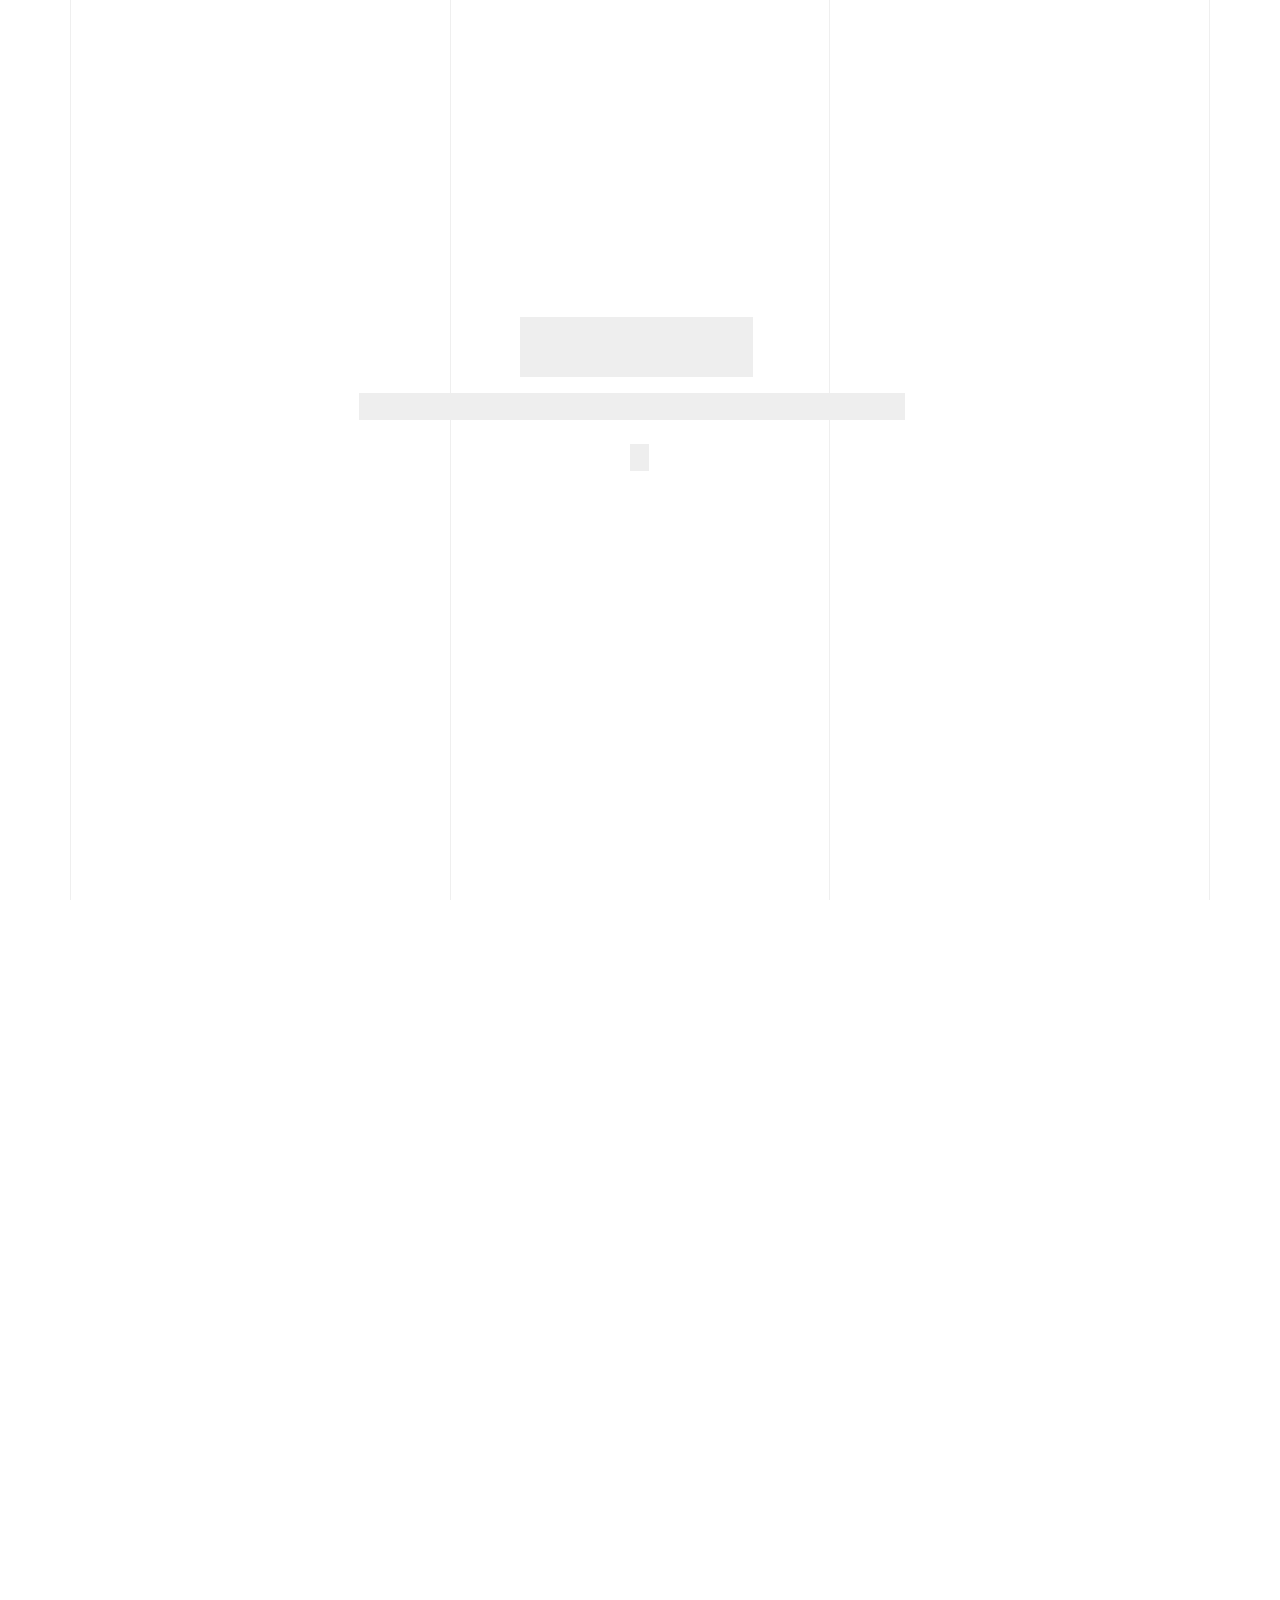
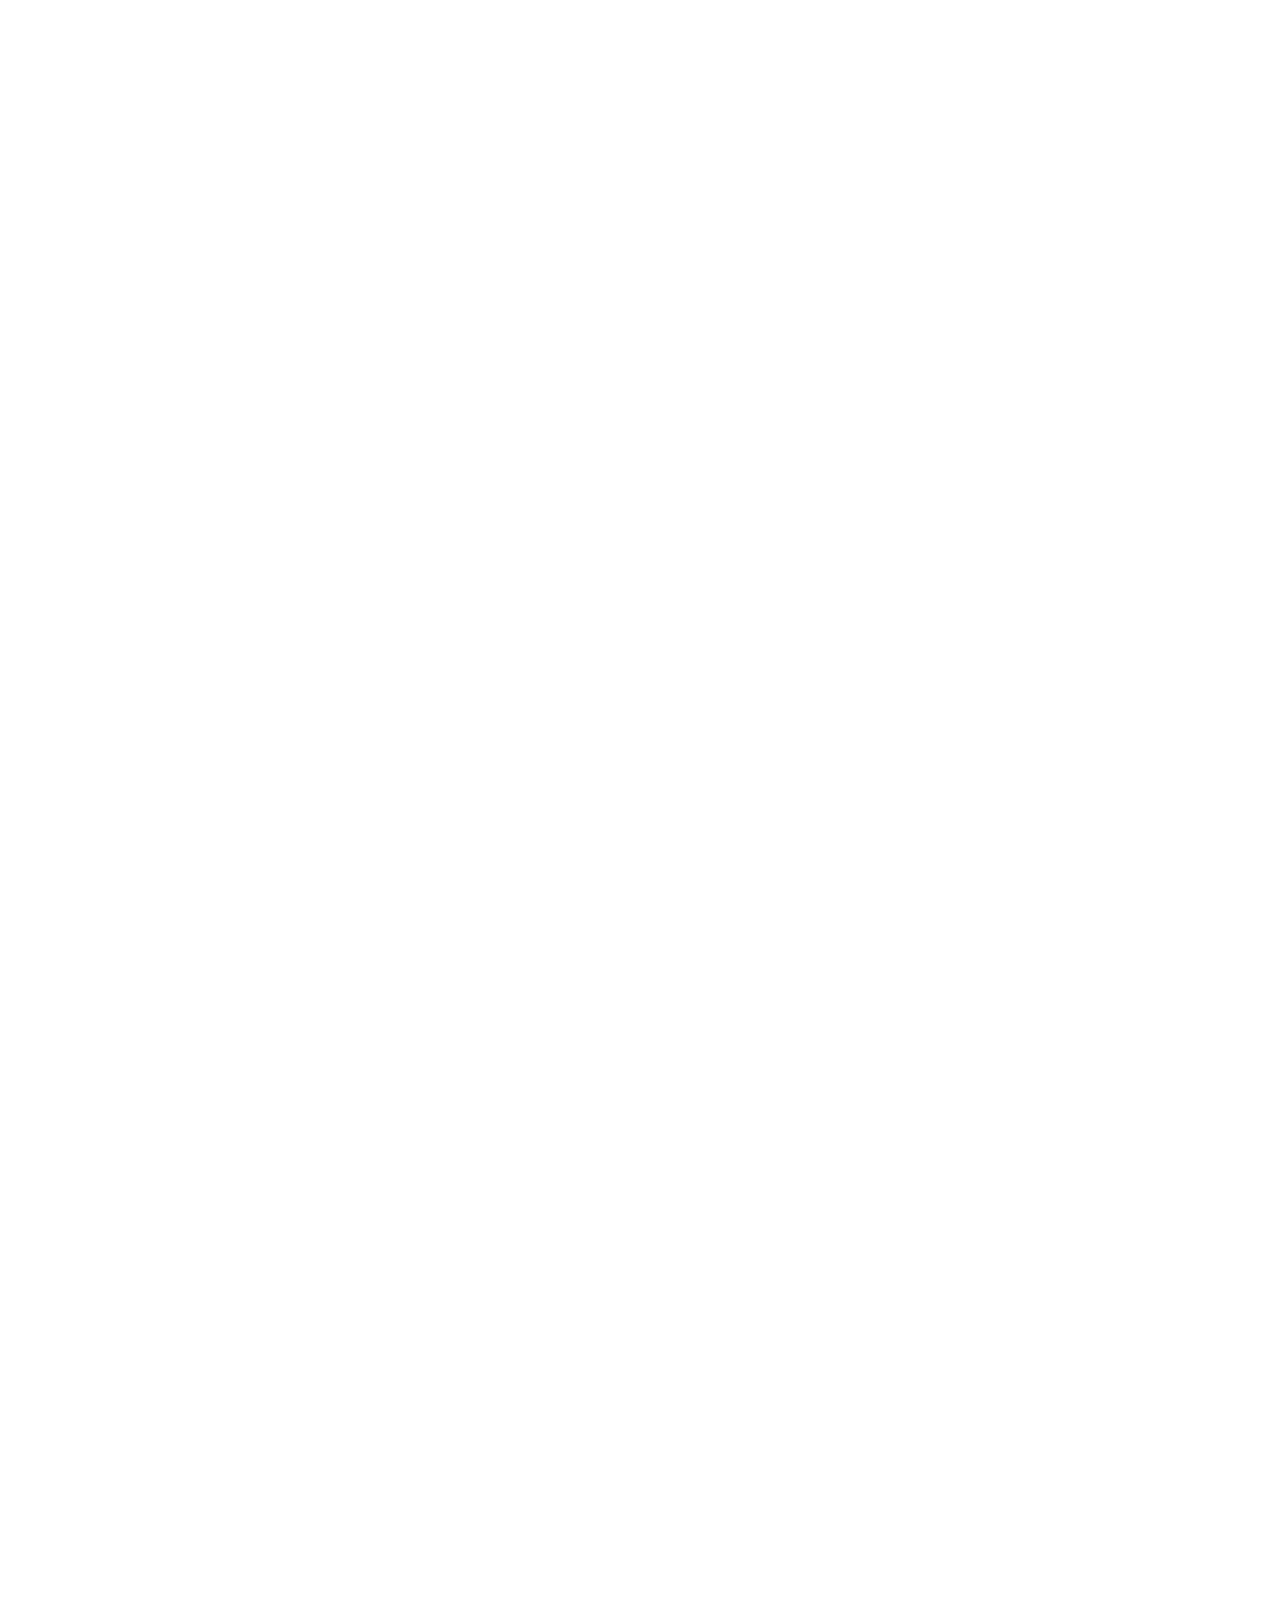
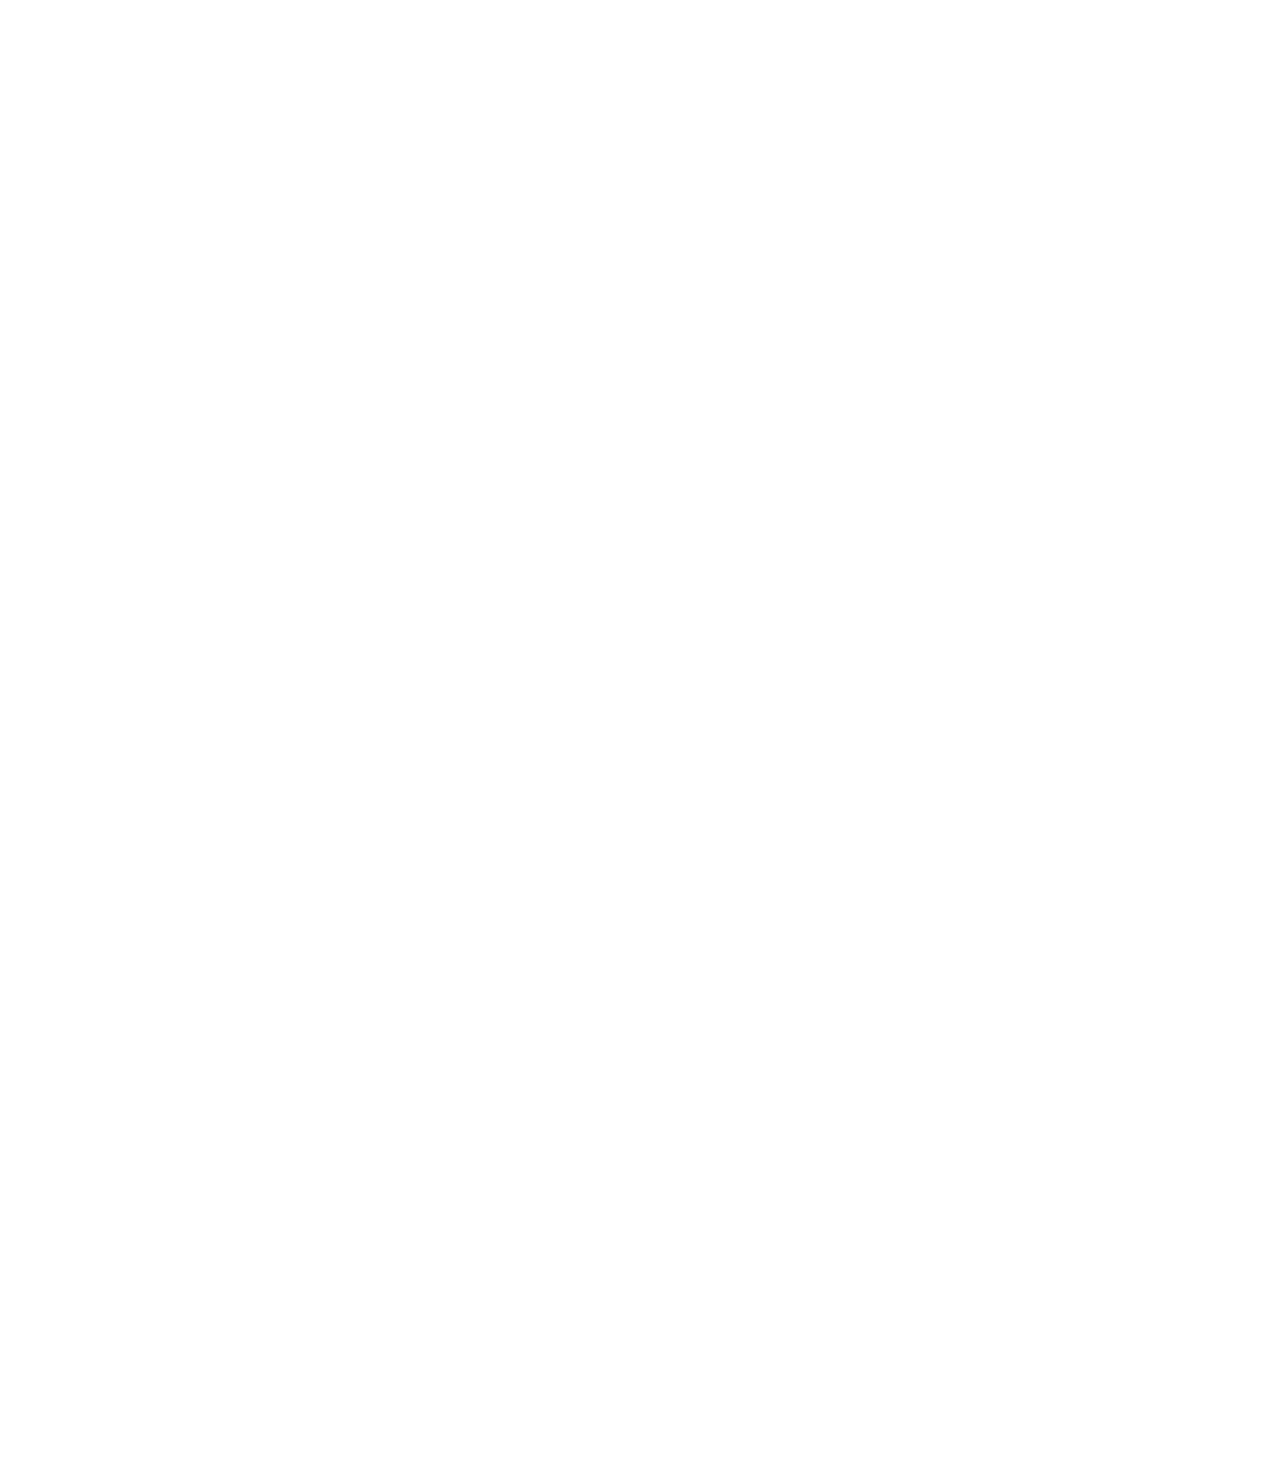
<file: index.html>
<!doctype html>
<html lang="en">

<head>
  <meta charset="utf-8">
  <meta name="viewport" content="width=device-width, initial-scale=1, shrink-to-fit=no">
  <meta name="author" content="Untree.co">
  <link rel="shortcut icon" href="favicon.png">

  <meta name="description" content="" />
  <meta name="keywords" content="" />

  <link rel="preconnect" href="https://fonts.googleapis.com">
  <link rel="preconnect" href="https://fonts.gstatic.com" crossorigin>
  <link href="https://fonts.googleapis.com/css2?family=Montserrat:wght@400;700&family=PT+Mono&display=swap"
    rel="stylesheet">

  <link rel="stylesheet" href="css/bootstrap.min.css">
  <link rel="stylesheet" href="css/owl.carousel.min.css">
  <link rel="stylesheet" href="css/owl.theme.default.min.css">
  <link rel="stylesheet" href="css/jquery.fancybox.min.css">
  <link rel="stylesheet" href="fonts/icomoon/style.css">
  <link rel="stylesheet" href="fonts/flaticon/font/flaticon.css">
  <link rel="stylesheet" href="css/aos.css">
  <link rel="stylesheet" href="css/style.css">

  <title>Victor Shin</title>
</head>

<body data-spy="scroll" data-target=".site-navbar-target" data-offset="100">

  <div class="lines-wrap">
    <div class="lines-inner">
      <div class="lines"></div>
    </div>
  </div>
  <!-- END lines -->

  <div class="site-mobile-menu site-navbar-target">
    <div class="site-mobile-menu-header">
      <div class="site-mobile-menu-close">
        <span class="icofont-close js-menu-toggle"></span>
      </div>
    </div>
    <div class="site-mobile-menu-body"></div>
  </div>


  <br><br>
  <br><br>
  <br><br>
  <br><br>

  <div class="untree_co-section pb-0" id="home-section">
    <div class="container">
      <div class="row justify-content-center text-center">
        <div class="col-md-7">
          <h1 class="heading gsap-reveal-hero mb-3"><strong>Victor Shin<span class="text-primary">.</span> </strong>
          </h1>
          <h2 class="subheading gsap-reveal-hero mb-4">
            A computer science student with hands-on experience.<br>
          </h2>
          <h2 class="subheading gsap-reveal-hero mb-4">
            <img src="images/arrow.png" width="20px;">
          </h2>
        </div>
      </div>

    </div>
  </div>


  <br><br>
  <br><br>

  <br><br>
  <br><br>

  <br><br>


  <div class="untree_co-section untree_co-section-4 pb-0" id="experience-section">
    <div class="untree_co-section">

      <div class="container" data-aos="fade-up" data-aos-delay="0">
        <div class="row mb-4">
          <div class="col-lg-7 text-center mx-auto" data-aos="fade-up">
            <h2 class="section-heading mb-0"><strong>Experience</strong></h2>
            <div class="wave">
              <svg>
                <path d="M10,10 L50,100 L90,50" stroke="#0389ff"></path>
              </svg>
            </div>
          </div>
        </div>
        <br>

        <!-- First Row -->
        <div class="row mb-4">
          <div class="col-lg-6 order-lg-1">
            <div class="post-entry">
              <a href="https://wealth.com" target="_blank">
                <div class="thumb"><img src="images/wealth.png" alt="image" class="img-fluid"></div>
              </a>
            </div>
          </div>
          <div class="col-lg-6 d-flex flex-column justify-content-start order-lg-2">
            <div>
              <h3>Wealth.com</h3>
              <p style="color: #0389ff;">May 2024 - July 2024, Software Engineer Intern</p>
              <ul>
                <li>Wealth management platform development and performance optimization using TypeScript and React</li>
                <li>Develop and refine pilot platform for Goldman Sachs</li>
                <li>Build marketing pages from scratch using Sanity and Remix</li>
              </ul>
            </div>
          </div>
        </div>

        <!-- Second Row -->
        <div class="row">
          <div class="col-lg-6 order-lg-2">
            <div class="post-entry">
              <a href="https://www.krushdating.co/" target="_blank">
                <div class="thumb"><img src="images/krush.jpeg" alt="image" class="img-fluid"></div>
              </a>
            </div>
          </div>
          <div class="col-lg-6 d-flex flex-column justify-content-start order-lg-1">
            <div>
              <h3>Curelation Co.</h3>
              <p style="color: #0389ff;">November 2023 - May 2024, Software Engineer</p>
              <ul>
                <li>Social/dating app startup backed by Mashup Ventures</li>
                <li>Full stack application development using Flutter, Firebase, and Python</li>
                <li>Core engineer for: subscription model, mystery match, design renewal, LLM integration</li>
              </ul>
            </div>
          </div>
        </div>
      </div>
    </div>
  </div>



  <div class="untree_co-section untree_co-section-4 pb-0" id="portfolio-section">

    <div class="untree_co-section">
      <div class="container">
        <div class="row mb-5">
          <div class="col-lg-7 text-center mx-auto" data-aos="fade-up" data-aos-delay="0">
            <h2 class="section-heading  mb-0"><strong>Projects</strong></h2>
            <!-- <p class="">News &amp; Updates</p> -->

            <div class="wave ">
              <svg>
                <path d="M10,10 L50,100 L90,50" stroke="#0389ff" stroke-width="2"></path>
              </svg>
            </div>
          </div>
        </div>
        <div class="container">
          <div class="row">
            <div class="col-12 col-sm-6 col-md-4 col-lg-4" data-aos="fade-up" data-aos-delay="0">
              <div class="post-entry">
                <a href="https://github.com/victorshin12/spotify-summaries" target="_blank">
                  <div class="thumb"><img src="images/spotifysummaries.png" alt="image" class="img-fluid"></div>
                </a>
                </a>
                <h3>Spotify Summaries</h3>
                <div class="post-meta">
                  An Android mobile app leveraging Spotify API and Firestore Realtime Database to view personalized
                  summaries of music habits year-round. Features LLM chatbot, interactive games based on music taste,
                  and more.
                </div>
                <div class="post-entry-link">
                  <a href="https://github.com/victorshin12/spotify-summaries" target="_blank">Github</a>
                </div>
              </div>
            </div>


            <div class="col-12 col-sm-6 col-md-4 col-lg-4" data-aos="fade-up" data-aos-delay="0">
              <div class="post-entry">
                <a href="https://github.com/victorshin12/ecotrek_app" target="_blank">
                  <div class="thumb"><img src="images/ecotrek.png" alt="image" class="img-fluid"></div>
                </a>
                </a>
                <h3>EcoTrek</h3>
                <div class="post-meta">
                  A mobile app that promotes sustainability through motivating users to upkeep the environment. Utilizes
                  a unique path-finding algorithm built from city data and an image segmentation model for a reward
                  system.
                </div>
                <div class="post-entry-link">
                  <a href="https://github.com/victorshin12/ecotrek_app" target="_blank">Github</a>
                </div>
              </div>
            </div>

            <div class="col-12 col-sm-6 col-md-4 col-lg-4" data-aos="fade-up" data-aos-delay="0">
              <div class="post-entry">
                <a href="videos/dalnetpromo.mp4" target="_blank">
                  <div class="thumb"><img src="images/dalnet.png" alt="image" class="img-fluid"></div>
                </a>
                </a>
                <h3>Dalton Network</h3>
                <div class="post-meta">
                  Personalized intranet platforms (web and mobile applications) for 5 high schools with an array of
                  educational tools. Used by ~2,500 students across Korea, Saudi Arabia, Pakistan, and US.
                </div>
                <div class="post-entry-link">
                  <a href="videos/dalnetpromo.mp4" target="_blank">Demo</a>
                </div>
              </div>
            </div>

          </div> <!-- Close the first row -->

          <div class="row">
            <div class="col-12 col-sm-6 col-md-4 col-lg-4" data-aos="fade-up" data-aos-delay="0">
              <div class="post-entry">
                <a href="https://github.com/victorshin12/coviddetection" target="_blank">
                  <div class="thumb"><img src="images/model.png" alt="image" class="img-fluid"></div>
                </a>
                <h3>Respiratory Illness Prediction</h3>
                <div class="post-meta">
                  Used TensorFlow to create a deep learning model to predict COVID-19 and pneumonia from chest
                  radiographs. Achieved a validation accuracy of 91% from 2,520 training images.
                </div>
                <a href="https://github.com/victorshin12/coviddetection" target="_blank">Github</a>&nbsp&nbsp
                <!-- <a href="https://dalnet.kr/about/index.php" target="_blank">Visit</a> -->
              </div>
            </div>

            <div class="col-12 col-sm-6 col-md-4 col-lg-4" data-aos="fade-up" data-aos-delay="0">
              <div class="post-entry">
                <a href="https://notvector.itch.io/world-war-balls" target="_blank">
                  <div class="thumb"><img src="images/worldwarballs.png" alt="image" class="img-fluid"></div>
                </a>
                <h3>World War Balls</h3>
                <div class="post-meta">
                  A neo-futuristic 3D game with World War 2 implementations. Evil balls will follow you. Blow them up to
                  survive! Made with Unity and C#.
                </div>
                <div class="post-entry-link">
                  <a href="https://notvector.itch.io/world-war-balls" target="_blank">Visit</a>&nbsp&nbsp
                  <a href="https://github.com/victorshin12/worldwarballs" target="_blank">GitHub</a>&nbsp&nbsp
                </div>
              </div>
            </div>

            <div class="col-12 col-sm-6 col-md-4 col-lg-4" data-aos="fade-up" data-aos-delay="0">
              <div class="post-entry">
                <a href="https://github.com/victorshin12/notee" target="_blank">
                  <div class="thumb"><img src="images/notee.png" alt="image" class="img-fluid"></div>
                </a>
                <h3>Notee</h3>
                <div class="post-meta">
                  Simple and minimalistic approach to creating, writing, and sharing notes online. Made with PHP and
                  MySQL with a low-latency database.
                </div>
                <div class="post-entry-link">
                  <a href="https://github.com/victorshin12/notee" target="_blank">Github</a>&nbsp&nbsp
                </div>
                <!-- <a href="https://dalnet.kr/about/index.php" target="_blank">Visit</a> -->
              </div>
            </div>
            <!-- Add more columns here if needed -->
          </div> <!-- Close the second row -->
        </div> <!-- Close the container -->
      </div>
    </div>

    <!-- <div class="untree_co-section">
      <div class="container">
        <div class="row mb-5">
          <div class="col-lg-7 text-center mx-auto" data-aos="fade-up" data-aos-delay="0">
            <h2 class="section-heading  mb-0"><strong>Ongoing Projects</strong></h2>

            <div class="wave " >
              <svg>
                <path d="M10,10 L50,100 L90,50" stroke="#0389ff" stroke-width="2"></path>
              </svg>
            </div>
          </div>
        </div>
        <div class="container" data-aos="fade-up">
          <p class="subheading mb-4" style="font-size: 14px;">
            1. DDING - App for Korean Seoul metro subway system. Users will be able to set their starting point and destination. The app will automatically ring an alarm when the user is 1-3 minutes from the destination. This will be useful when students/workers need a short sleep while commuting without worrying about missing their stop.
          </p>
          <p class="subheading mb-4" style="font-size: 14px;">
            2. happimood - Mood tracking social media app. Users will be able to share their daily emotions and a photo of the day to share with their friends. Users will also be able to keep track of their monthly/yearly mood and see statistics.
          </p>



        </div>
              </div>
    </div> -->

    <div class="untree_co-section pb-0" id="services-section">
      <div class="container">
        <div class="row mb-4">
          <div class="col-lg-7 text-center mx-auto" data-aos="fade-up" data-aos-delay="0">
            <h2 class="section-heading  mb-0"><strong>Skills</strong></h2>
            <div class="wave ">
              <svg>
                <path d="M10,10 L50,100 L90,50" stroke="#0389ff"></path>
              </svg>
            </div>
          </div>
        </div>
        <br>

        <div class="row">

          <div class="col-6 col-sm-6 col-md-6 col-lg-4 mb-4 skillset" data-aos="fade-up" data-aos-delay="0">
            <div class="service text-center">
              <div class=" mb-3">
                <span class=""><img src="images/svg/flutter.svg" alt="Image" height="50px"></span>
              </div>
              <h3 class="">Flutter</h3>
            </div>
          </div>
          <div class="col-6 col-sm-6 col-md-6 col-lg-4 mb-4 skillset" data-aos="fade-up" data-aos-delay="0">
            <div class="service text-center">
              <div class=" mb-3">
                <span class=""><img src="images/svg/mysql.svg" alt="Image" height="50px"></span>
              </div>
              <h3 class="">MySQL</h3>
            </div>
          </div>

          <div class="col-6 col-sm-6 col-md-6 col-lg-4 mb-4 skillset" data-aos="fade-up" data-aos-delay="0">
            <div class="service text-center">
              <div class=" mb-3">
                <span class=""><img src="images/svg/java.svg" alt="Image" height="50px"></span>
              </div>
              <h3 class="">Java</h3>
            </div>
          </div>


          <div class="col-6 col-sm-6 col-md-6 col-lg-4 mb-4 skillset" data-aos="fade-up" data-aos-delay="0">
            <div class="service text-center">
              <div class=" mb-3">
                <span><img src="images/svg/tensorflow.svg" alt="Image" height="50px"></span>
              </div>
              <h3 class="">TensorFlow</h3>
            </div>
          </div>

          <div class="col-6 col-sm-6 col-md-6 col-lg-4 mb-4 skillset" data-aos="fade-up" data-aos-delay="0">
            <div class="service text-center">
              <div class=" mb-3">
                <span><img src="images/svg/python.svg" alt="Image" height="50px"></span>
              </div>
              <h3 class="">Python</h3>
            </div>
          </div>

          <div class="col-6 col-sm-6 col-md-6 col-lg-4 mb-4 skillset" data-aos="fade-up" data-aos-delay="0">
            <div class="service text-center">
              <div class=" mb-3">
                <span><img src="images/svg/reactnative.svg" alt="Image" height="50px"></span>
              </div>
              <h3 class="">React</h3>
            </div>
          </div>

        </div>
      </div>
    </div>



    <div class="untree_co-section pb-0" id="services-section">
      <div class="container">
        <div class="row mb-4">
          <div class="col-lg-7 text-center mx-auto" data-aos="fade-up" data-aos-delay="0">
            <h2 class="section-heading  mb-0"><strong>Honors</strong></h2>
            <div class="wave">
              <svg>
                <path d="M10,10 L50,100 L90,50" stroke="#0389ff"></path>
              </svg>
            </div>
          </div>
        </div>

        <div class="row">
          <div class="col-md-4" data-aos="fade-up">
            <div class="service text-center">
              <div class="mb-3">
                <span class=""><img src="images/tensorflowbadge.png" alt="Image" height="70px"></span>
              </div>
              <h3 class="">TensorFlow Developer Certificate</h3>
              <a href="https://www.credential.net/4d5e6d36-b1fb-49b7-86e7-f783cc4daaaf">
                <h5 style="font-size: 14px">Visit</h5>
              </a>
            </div>
          </div>

          <div class="col-md-4" data-aos="fade-up">
            <div class="service text-center">
              <div class="mb-3">
                <span class=""><img src="images/usaco.png" alt="Image" height="70px"></span>
              </div>
              <h3 class="">USA Computing Olympiad</h3>
              <h5 class="" style="font-size: 14px">Gold</h5>
            </div>
          </div>

          <div class="col-md-4" data-aos="fade-up">
            <div class="service text-center">
              <div class="mb-3">
                <span class=""><img src="images/cemc.png" alt="Image" height="70px"></span>
              </div>
              <h3 class="">Canadian Computing Competition</h3>
              <h5 class="" style="font-size: 14px">Rank 1</h5>
            </div>
          </div>
        </div>
      </div>
    </div>

    <br><br><br><br>

    <div class="untree_co-section" id="contact-section">
      <div class="container">
        <div class="row mb-5">
          <div class="col-lg-12 text-center" data-aos="fade-up" data-aos-delay="0">
            <h2 class="section-heading  mb-0"><strong>Contact</strong></h2>
            <div class="wave ">
              <svg>
                <path d="M10,10 L50,100 L90,50" stroke="#0389ff"></path>
              </svg>
            </div>

          </div>
        </div>

        <div class="row">
          <div class="col-lg-12 text-center" data-aos="fade-up" data-aos-delay="0">
            <div class="contact-buttons">
              <a href="https://github.com/victorshin12" class="btn btn-primary" target="_blank">GitHub</a>
              <a href="https://www.linkedin.com/in/wooseok-shin" class="btn btn-primary" target="_blank">LinkedIn</a>
              <a href="mailto:wshin48@gatech.edu" class="btn btn-primary">Email</a>
            </div>
          </div>
        </div>
      </div>
    </div>

    <style>
      .contact-buttons {
        display: flex;
        justify-content: center;
      }

      .contact-buttons a {
        margin: 0 10px;
      }
    </style>

    <br><br><br><br><br><br>



    <!-- 
    <div id="overlayer"></div>
    <div class="loader">
      <div class="spinner-border" role="status">
        <span class="sr-only">Loading...</span>
      </div>
    </div> -->

    <script src="js/jquery-3.4.1.min.js"></script>
    <script src="js/popper.min.js"></script>
    <script src="js/bootstrap.min.js"></script>
    <script src="js/owl.carousel.min.js"></script>
    <script src="js/jquery.animateNumber.min.js"></script>
    <script src="js/jquery.waypoints.min.js"></script>
    <script src="js/jquery.fancybox.min.js"></script>
    <script src="js/aos.js"></script>
    <script src="js/wave-animate.js"></script>
    <script src="js/circle-progress.js"></script>
    <script src="js/imagesloaded.pkgd.js"></script>
    <script src="js/isotope.pkgd.min.js"></script>
    <script src="js/jquery.easing.1.3.js"></script>
    <script src="js/TweenMax.min.js"></script>
    <script src="js/ScrollMagic.min.js"></script>
    <script src="js/scrollmagic.animation.gsap.min.js"></script>


    <script src="js/custom.js"></script>

</body>

</html>
</file>
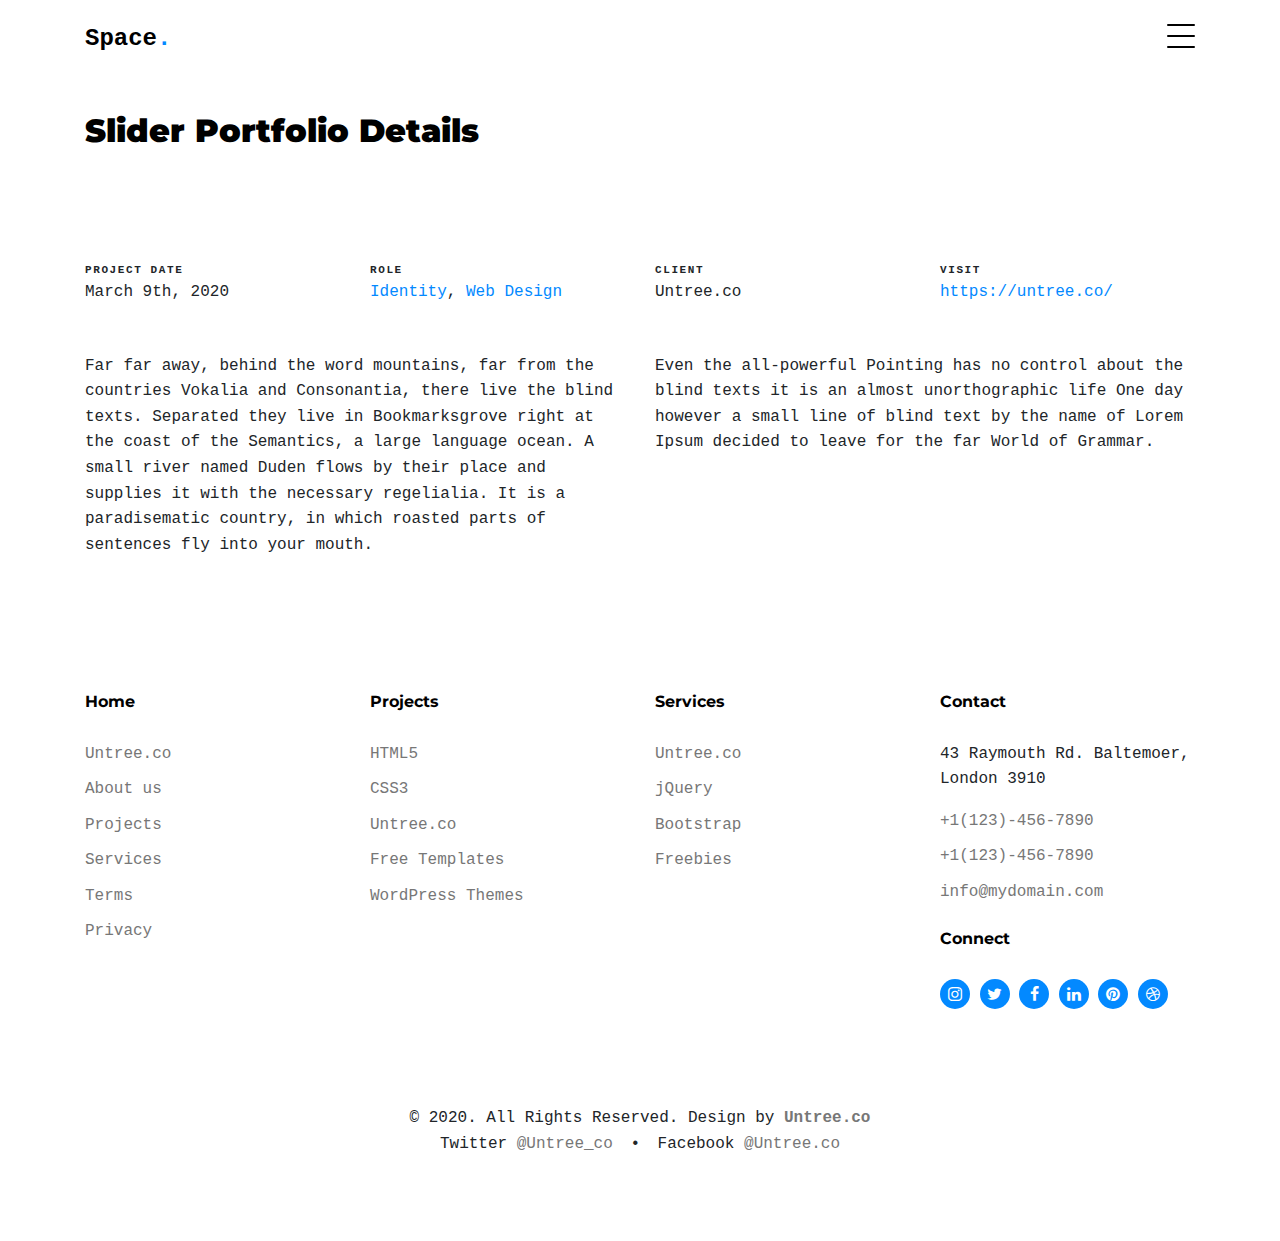
<file: portfolio-single-1.html>
<!doctype html>
<html lang="en">

<head>
  <meta charset="utf-8">
  <meta name="viewport" content="width=device-width, initial-scale=1, shrink-to-fit=no">
  <meta name="author" content="Untree.co">
  <link rel="shortcut icon" href="favicon.png">

  <meta name="description" content="" />
  <meta name="keywords" content="" />

  <link rel="preconnect" href="https://fonts.googleapis.com">
  <link rel="preconnect" href="https://fonts.gstatic.com" crossorigin>
  <link href="https://fonts.googleapis.com/css2?family=Montserrat:wght@400;700&family=PT+Mono&display=swap" rel="stylesheet">

  <link rel="stylesheet" href="css/bootstrap.min.css">
  <link rel="stylesheet" href="css/owl.carousel.min.css">
  <link rel="stylesheet" href="css/owl.theme.default.min.css">
  <link rel="stylesheet" href="css/jquery.fancybox.min.css">
  <link rel="stylesheet" href="fonts/icomoon/style.css">
  <link rel="stylesheet" href="fonts/flaticon/font/flaticon.css">
  <link rel="stylesheet" href="css/aos.css">
  <link rel="stylesheet" href="css/style.css">

  <title>Minimal Free HTML Template by Untree.co</title>
</head>

<body data-spy="scroll" data-target=".site-navbar-target" data-offset="100">


  <div class="site-mobile-menu site-navbar-target">
    <div class="site-mobile-menu-header">
      <div class="site-mobile-menu-close">
        <span class="icofont-close js-menu-toggle"></span>
      </div>
    </div>
    <div class="site-mobile-menu-body"></div>
  </div>
  
  <nav class="site-nav dark mb-5 site-navbar-target">
    <div class="container">
      <div class="site-navigation">
        <a href="index.html" class="logo m-0">Space<span class="text-primary">.</span></a>

        <ul class="js-clone-nav d-none d-lg-inline-none site-menu float-right">
          <li><a href="#home-section" class="nav-link active">Home</a></li>
          <li><a href="#portfolio-section">Portfolio</a></li>

          <li class="has-children">
            <a href="#about-section">About</a>
            <ul class="dropdown">
              <li><a href="elements.html">Elements</a></li>
              <li class="has-children">
                <a href="#">Menu Two</a>
                <ul class="dropdown">
                  <li><a href="#">Sub Menu One</a></li>
                  <li><a href="#">Sub Menu Two</a></li>
                  <li><a href="#">Sub Menu Three</a></li>
                </ul>
              </li>
              <li><a href="#">Menu Three</a></li>
            </ul>
          </li>
          <li><a href="services.html">Services</a></li>
          <li><a href="contact.html">Contact us</a></li>
        </ul>

        <a href="#" class="burger ml-auto float-right site-menu-toggle js-menu-toggle d-inline-block d-lg-inline-block" data-toggle="collapse" data-target="#main-navbar">
          <span></span>
        </a>

      </div>
    </div>
  </nav>



  


  <div class="untree_co-section untree_co-section-4 pb-0"  id="portfolio-section">
    <div class="container">
      <div class="portfolio-single-wrap unslate_co--section" id="portfolio-single-section">

        <div class="portfolio-single-inner">
          <h2 class="heading-portfolio-single-h2 text-black">Slider Portfolio Details</h2>

          <div class="row justify-content-between mb-5">
            <div class="col-12 mb-4">
              <div class="owl-carousel single-slider">
                <figure class="mb-4">
                  <img src="images/portfolio_1.jpg" alt="Image" class="img-fluid">
                </figure>
                <figure class="mb-4">
                  <img src="images/portfolio_2.jpg" alt="Image" class="img-fluid">
                </figure>
              </div>
            </div>
            <div class="col-12 my-5">
              <div class="row">
                <div class="col-sm-6 col-md-6 col-lg-3">
                  <div class="detail-v1">
                    <span class="detail-label">Project Date</span>
                    <span class="detail-val">March 9th, 2020</span>
                  </div>
                </div>
                <div class="col-sm-6 col-md-6 col-lg-3">
                  <div class="detail-v1">
                    <span class="detail-label">Role</span>
                    <span class="detail-val"><a href="#">Identity</a>, <a href="#">Web Design</a></span>
                  </div>
                </div>
                <div class="col-sm-6 col-md-6 col-lg-3">
                  <div class="detail-v1">
                    <span class="detail-label">Client</span>
                    <span class="detail-val">Untree.co</span>
                  </div>
                </div>
                <div class="col-sm-6 col-md-6 col-lg-3">
                  <div class="detail-v1">
                    <span class="detail-label">Visit</span>
                    <span class="detail-val"><a href="https://untree.co">https://untree.co/</a></span>
                  </div>
                </div>
              </div>
            </div>
            <div class="col-md-6">
              <p>Far far away, behind the word mountains, far from the countries Vokalia and Consonantia, there live the blind texts. Separated they live in Bookmarksgrove right at the coast of the Semantics, a large language ocean. A small river named Duden flows by their place and supplies it with the necessary regelialia. It is a paradisematic country, in which roasted parts of sentences fly into your mouth.</p>
            </div>
            <div class="col-md-6">
              <p>Even the all-powerful Pointing has no control about the blind texts it is an almost unorthographic life One day however a small line of blind text by the name of Lorem Ipsum decided to leave for the far World of Grammar.</p>
            </div>
          </div>

        </div>
      </div>
    </div>
  </div>


  <div class="site-footer">
    <div class="container">

      <div class="row">
        <div class="col-lg-3">
          <div class="widget">
            <h3>Home</h3>
            <ul class="list-unstyled float-left links">
              <li><a href="#">Untree.co</a></li>
              <li><a href="#">About us</a></li>
              <li><a href="#">Projects</a></li>
              <li><a href="#">Services</a></li>
              <li><a href="#">Terms</a></li>
              <li><a href="#">Privacy</a></li>
            </ul>
          </div> <!-- /.widget -->
        </div> <!-- /.col-lg-3 -->

        <div class="col-lg-3">
          <div class="widget">
            <h3>Projects</h3>
            <ul class="list-unstyled float-left links">
              <li><a href="#">HTML5</a></li>
              <li><a href="#">CSS3</a></li>
              <li><a href="#">Untree.co</a></li>
              <li><a href="#">Free Templates</a></li>
              <li><a href="#">WordPress Themes</a></li>
            </ul>
          </div> <!-- /.widget -->
        </div> <!-- /.col-lg-3 -->

        <div class="col-lg-3">
          <div class="widget">
            <h3>Services</h3>
            <ul class="list-unstyled float-left links">
              <li><a href="#">Untree.co</a></li>
              <li><a href="#">jQuery</a></li>
              <li><a href="#">Bootstrap</a></li>
              <li><a href="#">Freebies</a></li>
            </ul>
          </div> <!-- /.widget -->
        </div> <!-- /.col-lg-3 -->


        <div class="col-lg-3">
          <div class="widget">
            <h3>Contact</h3>
            <address>43 Raymouth Rd. Baltemoer, London 3910</address>
            <ul class="list-unstyled links mb-4">
              <li><a href="tel://11234567890">+1(123)-456-7890</a></li>
              <li><a href="tel://11234567890">+1(123)-456-7890</a></li>
              <li><a href="mailto:info@mydomain.com">info@mydomain.com</a></li>
            </ul>

            <h3>Connect</h3>
            <ul class="list-unstyled social">
              <li><a href="#"><span class="icon-instagram"></span></a></li>
              <li><a href="#"><span class="icon-twitter"></span></a></li>
              <li><a href="#"><span class="icon-facebook"></span></a></li>
              <li><a href="#"><span class="icon-linkedin"></span></a></li>
              <li><a href="#"><span class="icon-pinterest"></span></a></li>
              <li><a href="#"><span class="icon-dribbble"></span></a></li>
            </ul>

          </div> <!-- /.widget -->
        </div> <!-- /.col-lg-3 -->

      </div> <!-- /.row -->





      <div class="row mt-5">
        <div class="col-12 text-center">
          <p class=" mb-0">&copy; 2020. All Rights Reserved. Design by <a href="https://untree.co/" target="_blank" class=""><strong>Untree.co</strong></a></p>
          <p class="">
            <span class="mx-2">Twitter <a href="https://twitter.com/untree_co">@Untree_co</a></span>
            <span>&bullet;</span>
            <span class="mx-2">Facebook <a href="https://web.facebook.com/Untree.co">@Untree.co</a></span>
          </p>

        </div>
      </div>
    </div> <!-- /.container -->
  </div> <!-- /.site-footer -->

  <script src="js/jquery-3.4.1.min.js"></script>
  <script src="js/popper.min.js"></script>
  <script src="js/bootstrap.min.js"></script>
  <script src="js/owl.carousel.min.js"></script>
  <script src="js/jquery.animateNumber.min.js"></script>
  <script src="js/jquery.waypoints.min.js"></script>
  <script src="js/jquery.fancybox.min.js"></script>
  <script src="js/aos.js"></script>
  <script src="js/wave-animate.js"></script>
  <script src="js/circle-progress.js"></script>
  <script src="js/imagesloaded.pkgd.js"></script>
  <script src="js/isotope.pkgd.min.js"></script>
  <script src="js/jquery.easing.1.3.js"></script>
  <script src="js/TweenMax.min.js"></script>
  <script src="js/ScrollMagic.min.js"></script>
  <script src="js/scrollmagic.animation.gsap.min.js"></script>

  <script src="js/custom.js"></script>
  
</body>

</html>
</file>
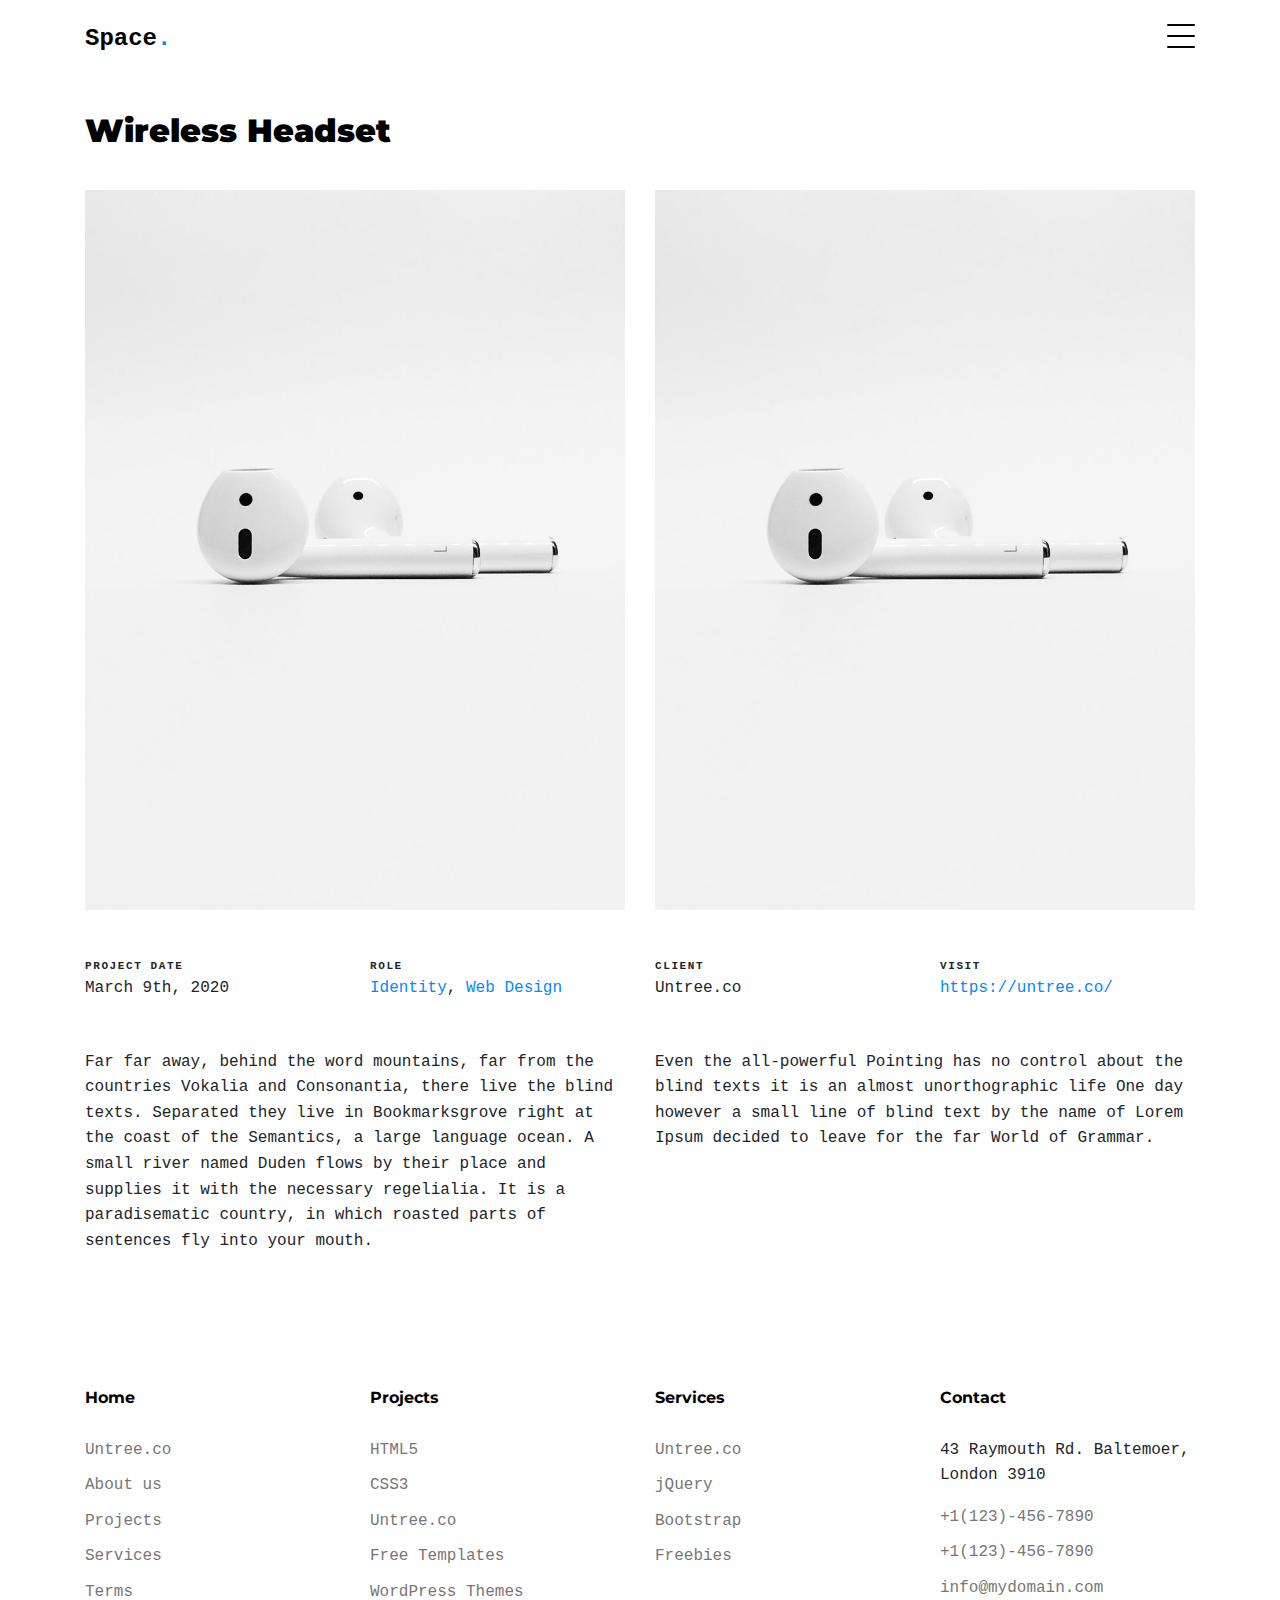
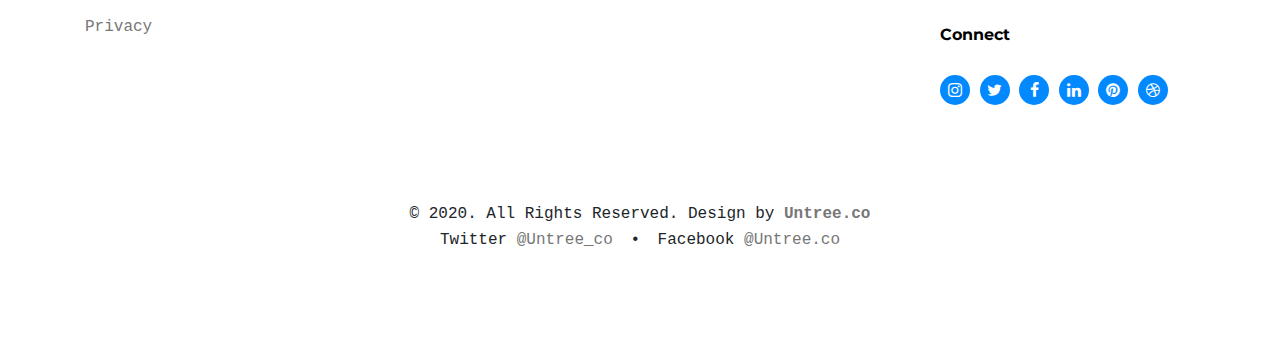
<file: portfolio-single-2.html>
<!doctype html>
<html lang="en">

<head>
  <meta charset="utf-8">
  <meta name="viewport" content="width=device-width, initial-scale=1, shrink-to-fit=no">
  <meta name="author" content="Untree.co">
  <link rel="shortcut icon" href="favicon.png">

  <meta name="description" content="" />
  <meta name="keywords" content="" />

  <link rel="preconnect" href="https://fonts.googleapis.com">
  <link rel="preconnect" href="https://fonts.gstatic.com" crossorigin>
  <link href="https://fonts.googleapis.com/css2?family=Montserrat:wght@400;700&family=PT+Mono&display=swap" rel="stylesheet">

  <link rel="stylesheet" href="css/bootstrap.min.css">
  <link rel="stylesheet" href="css/owl.carousel.min.css">
  <link rel="stylesheet" href="css/owl.theme.default.min.css">
  <link rel="stylesheet" href="css/jquery.fancybox.min.css">
  <link rel="stylesheet" href="fonts/icomoon/style.css">
  <link rel="stylesheet" href="fonts/flaticon/font/flaticon.css">
  <link rel="stylesheet" href="css/aos.css">
  <link rel="stylesheet" href="css/style.css">

  <title>Minimal Free HTML Template by Untree.co</title>
</head>

<body data-spy="scroll" data-target=".site-navbar-target" data-offset="100">


  <div class="site-mobile-menu site-navbar-target">
    <div class="site-mobile-menu-header">
      <div class="site-mobile-menu-close">
        <span class="icofont-close js-menu-toggle"></span>
      </div>
    </div>
    <div class="site-mobile-menu-body"></div>
  </div>
  
  <nav class="site-nav dark mb-5 site-navbar-target">
    <div class="container">
      <div class="site-navigation">
        <a href="index.html" class="logo m-0">Space<span class="text-primary">.</span></a>

        <ul class="js-clone-nav d-none d-lg-inline-none site-menu float-right">
          <li><a href="#home-section" class="nav-link active">Home</a></li>
          <li><a href="#portfolio-section">Portfolio</a></li>

          <li class="has-children">
            <a href="#about-section">About</a>
            <ul class="dropdown">
              <li><a href="elements.html">Elements</a></li>
              <li class="has-children">
                <a href="#">Menu Two</a>
                <ul class="dropdown">
                  <li><a href="#">Sub Menu One</a></li>
                  <li><a href="#">Sub Menu Two</a></li>
                  <li><a href="#">Sub Menu Three</a></li>
                </ul>
              </li>
              <li><a href="#">Menu Three</a></li>
            </ul>
          </li>
          <li><a href="services.html">Services</a></li>
          <li><a href="contact.html">Contact us</a></li>
        </ul>

        <a href="#" class="burger ml-auto float-right site-menu-toggle js-menu-toggle d-inline-block d-lg-inline-block" data-toggle="collapse" data-target="#main-navbar">
          <span></span>
        </a>

      </div>
    </div>
  </nav>



  


  <div class="untree_co-section untree_co-section-4 pb-0"  id="portfolio-section">
    <div class="container">
      <div class="portfolio-single-wrap unslate_co--section" id="portfolio-single-section">

        <div class="portfolio-single-inner">
          <h2 class="heading-portfolio-single-h2 text-black">Wireless Headset</h2>

          <div class="row justify-content-between mb-5">

            <div class="col-lg-12 mb-5 mb-lg-0">
              <div class="row">
                <div class="col-lg-6">
                  <img src="images/img_5.jpg" alt="Image" class="img-fluid">    
                </div>
                <div class="col-lg-6">
                  <img src="images/img_5.jpg" alt="Image" class="img-fluid">
                </div>
              </div>
              
            </div>

            <div class="col-12 my-5">
              <div class="row">
                <div class="col-sm-6 col-md-6 col-lg-3">
                  <div class="detail-v1">
                    <span class="detail-label">Project Date</span>
                    <span class="detail-val">March 9th, 2020</span>
                  </div>
                </div>
                <div class="col-sm-6 col-md-6 col-lg-3">
                  <div class="detail-v1">
                    <span class="detail-label">Role</span>
                    <span class="detail-val"><a href="#">Identity</a>, <a href="#">Web Design</a></span>
                  </div>
                </div>
                <div class="col-sm-6 col-md-6 col-lg-3">
                  <div class="detail-v1">
                    <span class="detail-label">Client</span>
                    <span class="detail-val">Untree.co</span>
                  </div>
                </div>
                <div class="col-sm-6 col-md-6 col-lg-3">
                  <div class="detail-v1">
                    <span class="detail-label">Visit</span>
                    <span class="detail-val"><a href="https://untree.co">https://untree.co/</a></span>
                  </div>
                </div>
              </div>
            </div>
            <div class="col-md-6">
              <p>Far far away, behind the word mountains, far from the countries Vokalia and Consonantia, there live the blind texts. Separated they live in Bookmarksgrove right at the coast of the Semantics, a large language ocean. A small river named Duden flows by their place and supplies it with the necessary regelialia. It is a paradisematic country, in which roasted parts of sentences fly into your mouth.</p>
            </div>
            <div class="col-md-6">
              <p>Even the all-powerful Pointing has no control about the blind texts it is an almost unorthographic life One day however a small line of blind text by the name of Lorem Ipsum decided to leave for the far World of Grammar.</p>
            </div>
          </div>

        </div>
      </div>
    </div>
  </div>

  <div class="site-footer">
    <div class="container">

      <div class="row">
        <div class="col-lg-3">
          <div class="widget">
            <h3>Home</h3>
            <ul class="list-unstyled float-left links">
              <li><a href="#">Untree.co</a></li>
              <li><a href="#">About us</a></li>
              <li><a href="#">Projects</a></li>
              <li><a href="#">Services</a></li>
              <li><a href="#">Terms</a></li>
              <li><a href="#">Privacy</a></li>
            </ul>
          </div> <!-- /.widget -->
        </div> <!-- /.col-lg-3 -->

        <div class="col-lg-3">
          <div class="widget">
            <h3>Projects</h3>
            <ul class="list-unstyled float-left links">
              <li><a href="#">HTML5</a></li>
              <li><a href="#">CSS3</a></li>
              <li><a href="#">Untree.co</a></li>
              <li><a href="#">Free Templates</a></li>
              <li><a href="#">WordPress Themes</a></li>
            </ul>
          </div> <!-- /.widget -->
        </div> <!-- /.col-lg-3 -->

        <div class="col-lg-3">
          <div class="widget">
            <h3>Services</h3>
            <ul class="list-unstyled float-left links">
              <li><a href="#">Untree.co</a></li>
              <li><a href="#">jQuery</a></li>
              <li><a href="#">Bootstrap</a></li>
              <li><a href="#">Freebies</a></li>
            </ul>
          </div> <!-- /.widget -->
        </div> <!-- /.col-lg-3 -->


        <div class="col-lg-3">
          <div class="widget">
            <h3>Contact</h3>
            <address>43 Raymouth Rd. Baltemoer, London 3910</address>
            <ul class="list-unstyled links mb-4">
              <li><a href="tel://11234567890">+1(123)-456-7890</a></li>
              <li><a href="tel://11234567890">+1(123)-456-7890</a></li>
              <li><a href="mailto:info@mydomain.com">info@mydomain.com</a></li>
            </ul>

            <h3>Connect</h3>
            <ul class="list-unstyled social">
              <li><a href="#"><span class="icon-instagram"></span></a></li>
              <li><a href="#"><span class="icon-twitter"></span></a></li>
              <li><a href="#"><span class="icon-facebook"></span></a></li>
              <li><a href="#"><span class="icon-linkedin"></span></a></li>
              <li><a href="#"><span class="icon-pinterest"></span></a></li>
              <li><a href="#"><span class="icon-dribbble"></span></a></li>
            </ul>

          </div> <!-- /.widget -->
        </div> <!-- /.col-lg-3 -->

      </div> <!-- /.row -->





      <div class="row mt-5">
        <div class="col-12 text-center">
          <p class=" mb-0">&copy; 2020. All Rights Reserved. Design by <a href="https://untree.co/" target="_blank" class=""><strong>Untree.co</strong></a></p>
          <p class="">
            <span class="mx-2">Twitter <a href="https://twitter.com/untree_co">@Untree_co</a></span>
            <span>&bullet;</span>
            <span class="mx-2">Facebook <a href="https://web.facebook.com/Untree.co">@Untree.co</a></span>
          </p>

        </div>
      </div>
    </div> <!-- /.container -->
  </div> <!-- /.site-footer -->


  <script src="js/jquery-3.4.1.min.js"></script>
  <script src="js/popper.min.js"></script>
  <script src="js/bootstrap.min.js"></script>
  <script src="js/owl.carousel.min.js"></script>
  <script src="js/jquery.animateNumber.min.js"></script>
  <script src="js/jquery.waypoints.min.js"></script>
  <script src="js/jquery.fancybox.min.js"></script>
  <script src="js/aos.js"></script>
  <script src="js/wave-animate.js"></script>
  <script src="js/circle-progress.js"></script>
  <script src="js/imagesloaded.pkgd.js"></script>
  <script src="js/isotope.pkgd.min.js"></script>
  <script src="js/jquery.easing.1.3.js"></script>
  <script src="js/TweenMax.min.js"></script>
  <script src="js/ScrollMagic.min.js"></script>
  <script src="js/scrollmagic.animation.gsap.min.js"></script>

  <script src="js/custom.js"></script>
  
</body>

</html>
</file>
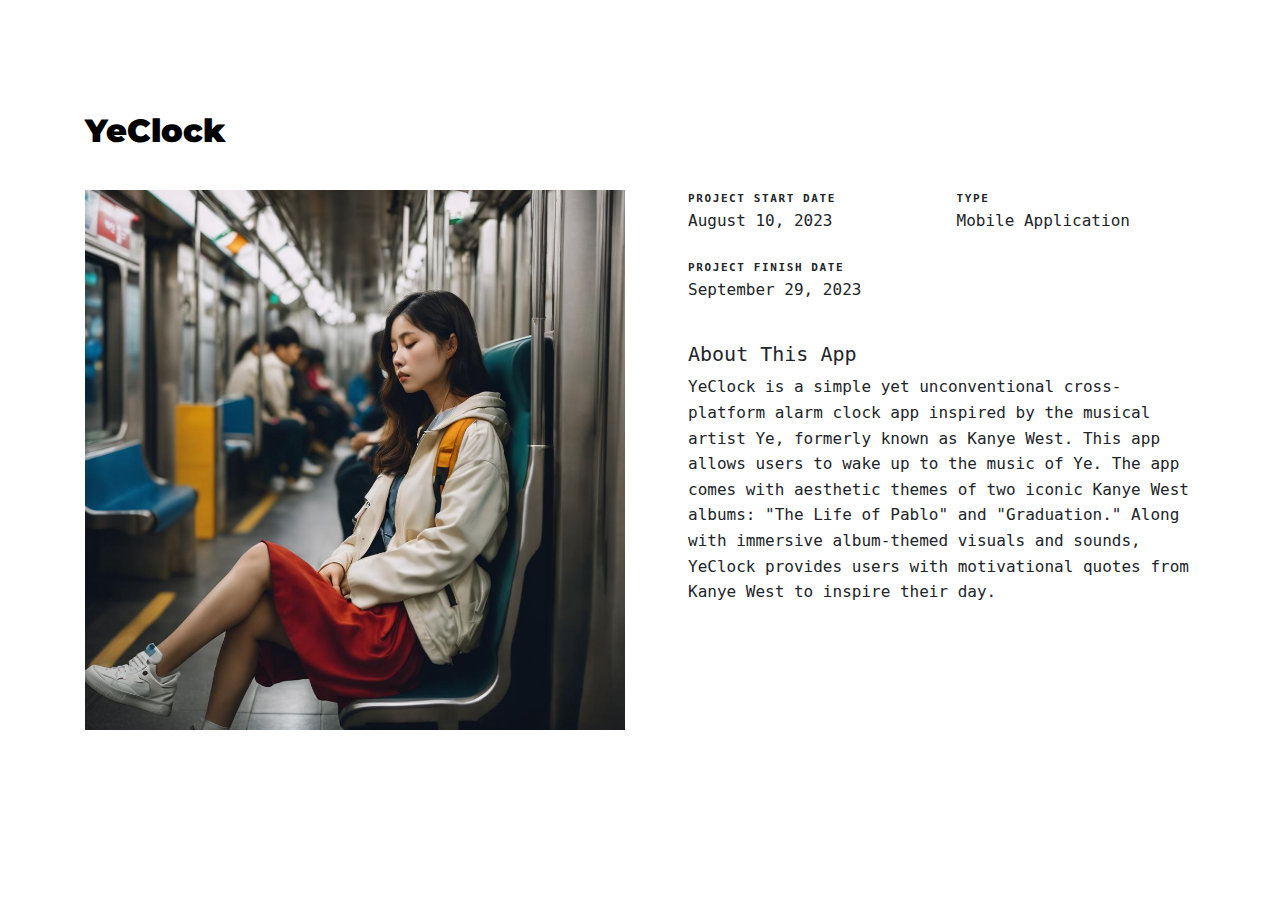
<file: subway copy.html>
<!doctype html>
<html lang="en">

<head>
  <meta charset="utf-8">
  <meta name="viewport" content="width=device-width, initial-scale=1, shrink-to-fit=no">
  <meta name="author" content="Untree.co">
  <link rel="shortcut icon" href="favicon.png">

  <meta name="description" content="" />
  <meta name="keywords" content="" />

  <link rel="preconnect" href="https://fonts.googleapis.com">
  <link rel="preconnect" href="https://fonts.gstatic.com" crossorigin>
  <link href="https://fonts.googleapis.com/css2?family=Montserrat:wght@400;700&family=PT+Mono&display=swap" rel="stylesheet">

  <link rel="stylesheet" href="css/bootstrap.min.css">
  <link rel="stylesheet" href="css/owl.carousel.min.css">
  <link rel="stylesheet" href="css/owl.theme.default.min.css">
  <link rel="stylesheet" href="css/jquery.fancybox.min.css">
  <link rel="stylesheet" href="fonts/icomoon/style.css">
  <link rel="stylesheet" href="fonts/flaticon/font/flaticon.css">
  <link rel="stylesheet" href="css/aos.css">
  <link rel="stylesheet" href="css/style.css">

  <title>Subway Alert</title>
</head>

<body data-spy="scroll" data-target=".site-navbar-target" data-offset="100">


  <div class="site-mobile-menu site-navbar-target">
    <div class="site-mobile-menu-header">
      <div class="site-mobile-menu-close">
        <span class="icofont-close js-menu-toggle"></span>
      </div>
    </div>
    <div class="site-mobile-menu-body"></div>
  </div>


  <div class="untree_co-section untree_co-section-4 pb-0"  id="portfolio-section">
    <div class="container">
      <div class="portfolio-single-wrap unslate_co--section" id="portfolio-single-section">

        <div class="portfolio-single-inner">
          <h2 class="heading-portfolio-single-h2 text-black">YeClock</h2>

          <div class="row mb-5 align-items-stretch">

            <div class="col-lg-6 mb-5 mb-lg-0">
              <img src="images/aisubway.jpeg" alt="Image" class="img-fluid">
            </div>

            <div class="col-lg-6 pl-lg-5">
              <div class="row mb-3">
                <div class="col-sm-6 col-md-6 col-lg-6 mb-4">
                  <div class="detail-v1">
                    <span class="detail-label">Project Start Date</span>
                    <span class="detail-val">August 10, 2023</span>
                  </div>
                  <br>
                  <div class="detail-v1">
                    <span class="detail-label">Project Finish Date</span>
                    <span class="detail-val">September 29, 2023</span>
                  </div>
                </div>
                <div class="col-sm-6 col-md-6 col-lg-6 mb-4">
                  <div class="detail-v1">
                    <span class="detail-label">Type</span>
                    <span class="detail-val">Mobile Application</span>
                  </div>
                </div>
              </div>

              <h5>About This App</h5>

              <p>YeClock is a simple yet unconventional cross-platform alarm clock app inspired by the musical artist Ye, formerly known as Kanye West. This app allows users to wake up to the music of Ye. The app comes with aesthetic themes of two iconic Kanye West albums: "The Life of Pablo" and "Graduation." Along with immersive album-themed visuals and sounds, YeClock provides users with motivational quotes from Kanye West to inspire their day.</p>

            <br>
            </div>

          </div>
        </div>
      </div>
    </div>


    <script src="js/jquery-3.4.1.min.js"></script>
    <script src="js/popper.min.js"></script>
    <script src="js/bootstrap.min.js"></script>
    <script src="js/owl.carousel.min.js"></script>
    <script src="js/jquery.animateNumber.min.js"></script>
    <script src="js/jquery.waypoints.min.js"></script>
    <script src="js/jquery.fancybox.min.js"></script>
    <script src="js/aos.js"></script>
    <script src="js/wave-animate.js"></script>
    <script src="js/circle-progress.js"></script>
    <script src="js/imagesloaded.pkgd.js"></script>
    <script src="js/isotope.pkgd.min.js"></script>
    <script src="js/jquery.easing.1.3.js"></script>
    <script src="js/TweenMax.min.js"></script>
    <script src="js/ScrollMagic.min.js"></script>
    <script src="js/scrollmagic.animation.gsap.min.js"></script>

    <script src="js/custom.js"></script>
    
  </body>

  </html>
</file>
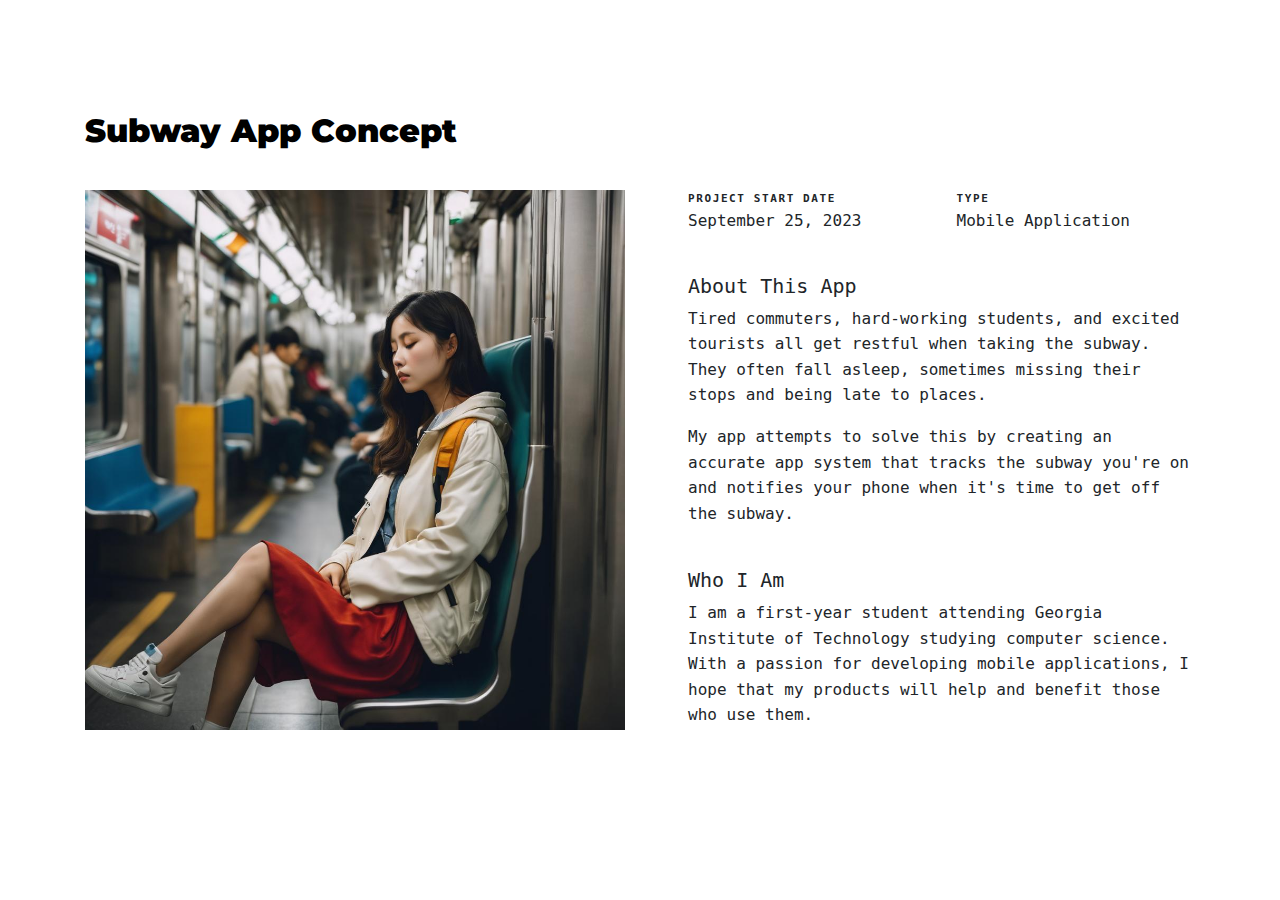
<file: subway.html>
<!doctype html>
<html lang="en">

<head>
  <meta charset="utf-8">
  <meta name="viewport" content="width=device-width, initial-scale=1, shrink-to-fit=no">
  <meta name="author" content="Untree.co">
  <link rel="shortcut icon" href="favicon.png">

  <meta name="description" content="" />
  <meta name="keywords" content="" />

  <link rel="preconnect" href="https://fonts.googleapis.com">
  <link rel="preconnect" href="https://fonts.gstatic.com" crossorigin>
  <link href="https://fonts.googleapis.com/css2?family=Montserrat:wght@400;700&family=PT+Mono&display=swap" rel="stylesheet">

  <link rel="stylesheet" href="css/bootstrap.min.css">
  <link rel="stylesheet" href="css/owl.carousel.min.css">
  <link rel="stylesheet" href="css/owl.theme.default.min.css">
  <link rel="stylesheet" href="css/jquery.fancybox.min.css">
  <link rel="stylesheet" href="fonts/icomoon/style.css">
  <link rel="stylesheet" href="fonts/flaticon/font/flaticon.css">
  <link rel="stylesheet" href="css/aos.css">
  <link rel="stylesheet" href="css/style.css">

  <title>Subway Alert</title>
</head>

<body data-spy="scroll" data-target=".site-navbar-target" data-offset="100">


  <div class="site-mobile-menu site-navbar-target">
    <div class="site-mobile-menu-header">
      <div class="site-mobile-menu-close">
        <span class="icofont-close js-menu-toggle"></span>
      </div>
    </div>
    <div class="site-mobile-menu-body"></div>
  </div>


  <div class="untree_co-section untree_co-section-4 pb-0"  id="portfolio-section">
    <div class="container">
      <div class="portfolio-single-wrap unslate_co--section" id="portfolio-single-section">

        <div class="portfolio-single-inner">
          <h2 class="heading-portfolio-single-h2 text-black">Subway App Concept</h2>

          <div class="row mb-5 align-items-stretch">

            <div class="col-lg-6 mb-5 mb-lg-0">
              <img src="images/aisubway.jpeg" alt="Image" class="img-fluid">
            </div>

            <div class="col-lg-6 pl-lg-5">
              <div class="row mb-3">
                <div class="col-sm-6 col-md-6 col-lg-6 mb-4">
                  <div class="detail-v1">
                    <span class="detail-label">Project Start Date</span>
                    <span class="detail-val">September 25, 2023</span>
                  </div>
                </div>
                <div class="col-sm-6 col-md-6 col-lg-6 mb-4">
                  <div class="detail-v1">
                    <span class="detail-label">Type</span>
                    <span class="detail-val">Mobile Application</span>
                  </div>
                </div>
              </div>

              <h5>About This App</h5>

              <p>Tired commuters, hard-working students, and excited tourists all get restful when taking the subway. They often fall asleep, sometimes missing their stops and being late to places.</p>

              <p>My app attempts to solve this by creating an accurate app system that tracks the subway you're on and notifies your phone when it's time to get off the subway.</p>
<br>
              <h5>Who I Am</h5>

              <p>I am a first-year student attending Georgia Institute of Technology studying computer science. With a passion for developing mobile applications, I hope that my products will help and benefit those who use them.</p>

            </div>

          </div>
        </div>
      </div>
    </div>


    <script src="js/jquery-3.4.1.min.js"></script>
    <script src="js/popper.min.js"></script>
    <script src="js/bootstrap.min.js"></script>
    <script src="js/owl.carousel.min.js"></script>
    <script src="js/jquery.animateNumber.min.js"></script>
    <script src="js/jquery.waypoints.min.js"></script>
    <script src="js/jquery.fancybox.min.js"></script>
    <script src="js/aos.js"></script>
    <script src="js/wave-animate.js"></script>
    <script src="js/circle-progress.js"></script>
    <script src="js/imagesloaded.pkgd.js"></script>
    <script src="js/isotope.pkgd.min.js"></script>
    <script src="js/jquery.easing.1.3.js"></script>
    <script src="js/TweenMax.min.js"></script>
    <script src="js/ScrollMagic.min.js"></script>
    <script src="js/scrollmagic.animation.gsap.min.js"></script>

    <script src="js/custom.js"></script>
    
  </body>

  </html>
</file>
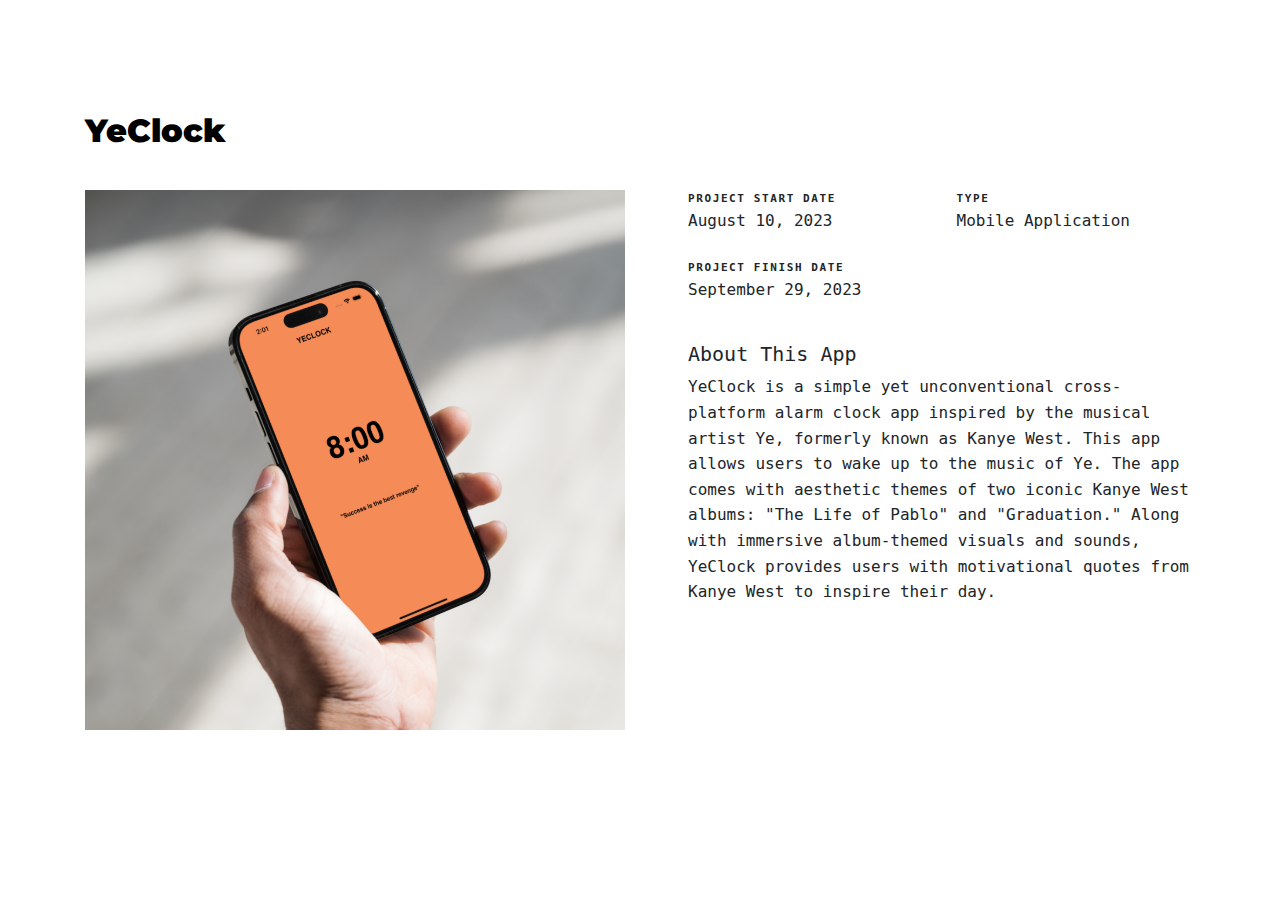
<file: yeclock.html>
<!doctype html>
<html lang="en">

<head>
  <meta charset="utf-8">
  <meta name="viewport" content="width=device-width, initial-scale=1, shrink-to-fit=no">
  <meta name="author" content="Untree.co">
  <link rel="shortcut icon" href="favicon.png">

  <meta name="description" content="" />
  <meta name="keywords" content="" />

  <link rel="preconnect" href="https://fonts.googleapis.com">
  <link rel="preconnect" href="https://fonts.gstatic.com" crossorigin>
  <link href="https://fonts.googleapis.com/css2?family=Montserrat:wght@400;700&family=PT+Mono&display=swap" rel="stylesheet">

  <link rel="stylesheet" href="css/bootstrap.min.css">
  <link rel="stylesheet" href="css/owl.carousel.min.css">
  <link rel="stylesheet" href="css/owl.theme.default.min.css">
  <link rel="stylesheet" href="css/jquery.fancybox.min.css">
  <link rel="stylesheet" href="fonts/icomoon/style.css">
  <link rel="stylesheet" href="fonts/flaticon/font/flaticon.css">
  <link rel="stylesheet" href="css/aos.css">
  <link rel="stylesheet" href="css/style.css">

  <title>Subway Alert</title>
</head>

<body data-spy="scroll" data-target=".site-navbar-target" data-offset="100">


  <div class="site-mobile-menu site-navbar-target">
    <div class="site-mobile-menu-header">
      <div class="site-mobile-menu-close">
        <span class="icofont-close js-menu-toggle"></span>
      </div>
    </div>
    <div class="site-mobile-menu-body"></div>
  </div>


  <div class="untree_co-section untree_co-section-4 pb-0"  id="portfolio-section">
    <div class="container">
      <div class="portfolio-single-wrap unslate_co--section" id="portfolio-single-section">

        <div class="portfolio-single-inner">
          <h2 class="heading-portfolio-single-h2 text-black">YeClock</h2>

          <div class="row mb-5 align-items-stretch">

            <div class="col-lg-6 mb-5 mb-lg-0">
              <img src="images/yeclock.png" alt="Image" class="img-fluid">
            </div>

            <div class="col-lg-6 pl-lg-5">
              <div class="row mb-3">
                <div class="col-sm-6 col-md-6 col-lg-6 mb-4">
                  <div class="detail-v1">
                    <span class="detail-label">Project Start Date</span>
                    <span class="detail-val">August 10, 2023</span>
                  </div>
                  <br>
                  <div class="detail-v1">
                    <span class="detail-label">Project Finish Date</span>
                    <span class="detail-val">September 29, 2023</span>
                  </div>
                </div>
                <div class="col-sm-6 col-md-6 col-lg-6 mb-4">
                  <div class="detail-v1">
                    <span class="detail-label">Type</span>
                    <span class="detail-val">Mobile Application</span>
                  </div>
                </div>
              </div>

              <h5>About This App</h5>

              <p>YeClock is a simple yet unconventional cross-platform alarm clock app inspired by the musical artist Ye, formerly known as Kanye West. This app allows users to wake up to the music of Ye. The app comes with aesthetic themes of two iconic Kanye West albums: "The Life of Pablo" and "Graduation." Along with immersive album-themed visuals and sounds, YeClock provides users with motivational quotes from Kanye West to inspire their day.</p>

            <br>
            </div>

          </div>
        </div>
      </div>
    </div>


    <script src="js/jquery-3.4.1.min.js"></script>
    <script src="js/popper.min.js"></script>
    <script src="js/bootstrap.min.js"></script>
    <script src="js/owl.carousel.min.js"></script>
    <script src="js/jquery.animateNumber.min.js"></script>
    <script src="js/jquery.waypoints.min.js"></script>
    <script src="js/jquery.fancybox.min.js"></script>
    <script src="js/aos.js"></script>
    <script src="js/wave-animate.js"></script>
    <script src="js/circle-progress.js"></script>
    <script src="js/imagesloaded.pkgd.js"></script>
    <script src="js/isotope.pkgd.min.js"></script>
    <script src="js/jquery.easing.1.3.js"></script>
    <script src="js/TweenMax.min.js"></script>
    <script src="js/ScrollMagic.min.js"></script>
    <script src="js/scrollmagic.animation.gsap.min.js"></script>

    <script src="js/custom.js"></script>
    
  </body>

  </html>
</file>
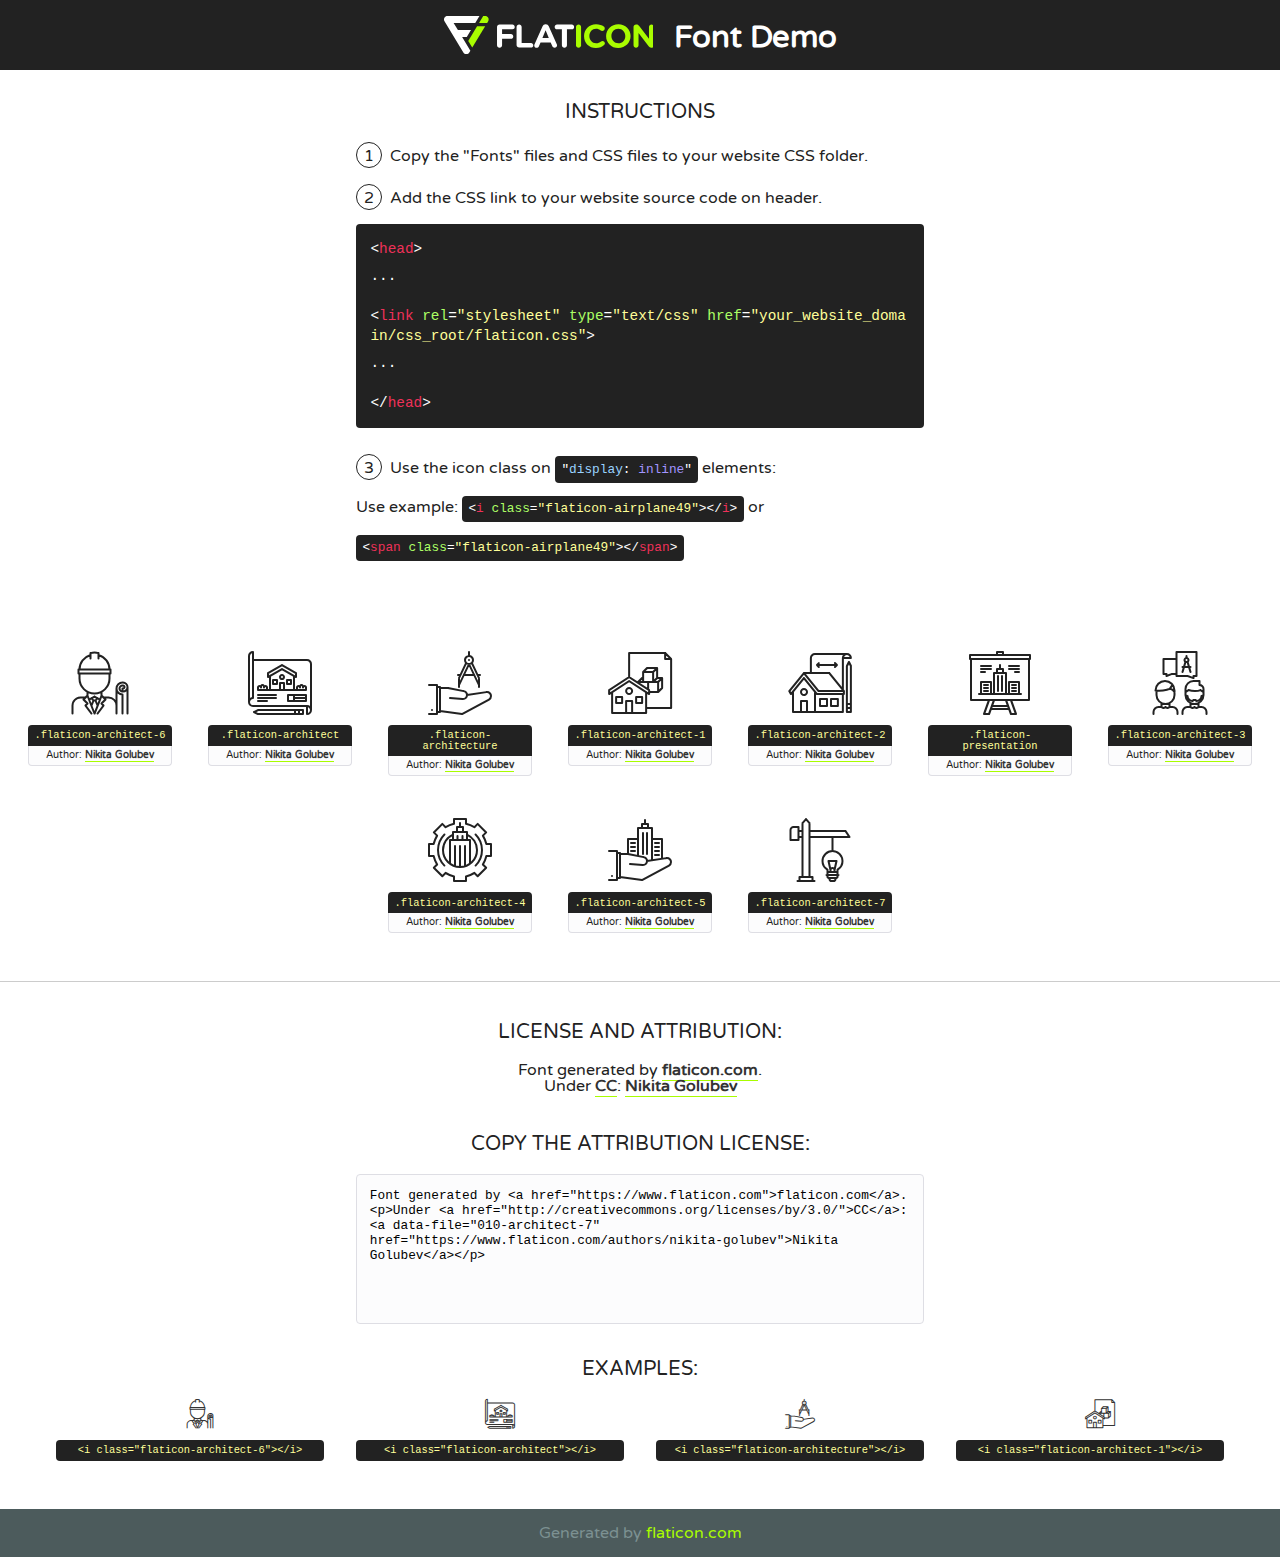
<file: fonts/flaticon/font/flaticon.html>
<!DOCTYPE html>
<!--
  Flaticon icon font: Flaticon
  Creation date: 02/08/2020 11:53
-->
<html>
<!DOCTYPE html>
<html>

<head>
    <title>Flaticon WebFont</title>
    <link href="http://fonts.googleapis.com/css?family=Varela+Round" rel="stylesheet" type="text/css" />
    <link rel="stylesheet" type="text/css" href="flaticon.css">
    <meta charset="UTF-8">
    <style>
    html, body, div, span, applet, object, iframe,
    h1, h2, h3, h4, h5, h6, p, blockquote, pre,
    a, abbr, acronym, address, big, cite, code,
    del, dfn, em, img, ins, kbd, q, s, samp,
    small, strike, strong, sub, sup, tt, var,
    b, u, i, center,
    dl, dt, dd, ol, ul, li,
    fieldset, form, label, legend,
    table, caption, tbody, tfoot, thead, tr, th, td,
    article, aside, canvas, details, embed, 
    figure, figcaption, footer, header, hgroup, 
    menu, nav, output, ruby, section, summary,
    time, mark, audio, video {
        margin: 0;
        padding: 0;
        border: 0;
        font-size: 100%;
        font: inherit;
        vertical-align: baseline;
    }
    /* HTML5 display-role reset for older browsers */
    article, aside, details, figcaption, figure, 
    footer, header, hgroup, menu, nav, section {
        display: block;
    }
    body {
        line-height: 1;
    }
    ol, ul {
        list-style: none;
    }
    blockquote, q {
        quotes: none;
    }
    blockquote:before, blockquote:after,
    q:before, q:after {
        content: '';
        content: none;
    }
    table {
        border-collapse: collapse;
        border-spacing: 0;
    }
    body {
        font-family: 'Varela Round', Helvetica, Arial, sans-serif;
        font-size: 16px;
        color: #222;
    }
    a {
        color: #333;
        border-bottom: 1px solid #a9fd00;
        font-weight: bold;
        text-decoration: none;
    }
    * {
        -moz-box-sizing: border-box;
        -webkit-box-sizing: border-box;
        box-sizing: border-box;
        margin: 0;
        padding: 0;
    }
    [class^="flaticon-"]:before, [class*=" flaticon-"]:before, [class^="flaticon-"]:after, [class*=" flaticon-"]:after {
        font-family: Flaticon;
        font-size: 30px;
        font-style: normal;
        margin-left: 20px;
        color: #333;
    }
    .wrapper {
        max-width: 600px;
        margin: auto;
        padding: 0 1em;
    }
    .title {
        font-size: 1.25em;
        text-align: center;
        margin-bottom: 1em;
        text-transform: uppercase;
    }
    header {
        text-align: center;
        background-color: #222;
        color: #fff;
        padding: 1em;
    }
    header .logo {
        width: 210px;
        height: 38px;
        display: inline-block;
        vertical-align: middle;
        margin-right: 1em;
        border: none;
    }
    header strong {
        font-size: 1.95em;
        font-weight: bold;
        vertical-align: middle;
        margin-top: 5px;
        display: inline-block;
    }
    .demo {
        margin: 2em auto;
        line-height: 1.25em;
    }
    .demo ul li {
        margin-bottom: 1em;
    }
    .demo ul li .num {
        color: #222;
        border-radius: 20px;
        display: inline-block;
        width: 26px;
        padding: 3px;
        height: 26px;
        text-align: center;
        margin-right: 0.5em;
        border: 1px solid #222;
    }
    .demo ul li code {
        background-color: #222;
        border-radius: 4px;
        padding: 0.25em 0.5em;
        display: inline-block;
        color: #fff;
        font-family: Consolas,Monaco,Lucida Console,Liberation Mono,DejaVu Sans Mono,Bitstream Vera Sans Mono,Courier New, monospace;
        font-weight: lighter;
        margin-top: 1em;
        font-size: 0.8em;
        word-break: break-all;
    }
    .demo ul li code.big {
        padding: 1em;
        font-size: 0.9em;
    }
    .demo ul li code .red {
        color: #EF3159;
    }
    .demo ul li code .green {
        color: #ACFF65;
    }
    .demo ul li code .yellow {
        color: #FFFF99;
    }
    .demo ul li code .blue {
        color: #99D3FF;
    }
    .demo ul li code .purple {
        color: #A295FF;
    }
    .demo ul li code .dots {
        margin-top: 0.5em;
        display: block;
    }
    #glyphs {
        border-bottom: 1px solid #ccc;
        padding: 2em 0;
        text-align: center;
    }
    .glyph {
        display: inline-block;
        width: 9em;
        margin: 1em;
        text-align: center;
        vertical-align: top;
        background: #FFF;
    }
    .glyph .glyph-icon {
        padding: 10px;
        display: block;
        font-family:"Flaticon";
        font-size: 64px;
        line-height: 1;
    }
    .glyph .glyph-icon:before {
        font-size: 64px;
        color: #222;
        margin-left: 0;
    }
    .class-name {
        font-size: 0.65em;
        background-color: #222;
        color: #fff;
        border-radius: 4px 4px 0 0;
        padding: 0.5em;
        color: #FFFF99;
        font-family: Consolas,Monaco,Lucida Console,Liberation Mono,DejaVu Sans Mono,Bitstream Vera Sans Mono,Courier New, monospace;
    }
    .author-name {
        font-size: 0.6em;
        background-color: #fcfcfd;
        border: 1px solid #DEDEE4;
        border-top: 0;
        border-radius: 0 0 4px 4px;
        padding: 0.5em;
    }
    .class-name:last-child {
        font-size: 10px;
        color:#888;
    }
    .class-name:last-child a {
        font-size: 10px;
        color:#555;
    }
    .class-name:last-child a:hover {
        color:#a9fd00;
    }
    .glyph > input {
        display: block;
        width: 100px;
        margin: 5px auto;
        text-align: center;
        font-size: 12px;
        cursor: text;
    }
    .glyph > input.icon-input {
        font-family:"Flaticon";
        font-size: 16px;
        margin-bottom: 10px;
    }
    .attribution .title {
        margin-top: 2em;
    }
    .attribution textarea {
        background-color: #fcfcfd;
        padding: 1em;
        border: none;
        box-shadow: none;
        border: 1px solid #DEDEE4;
        border-radius: 4px;
        resize: none;
        width: 100%;
        height: 150px;
        font-size: 0.8em;
        font-family: Consolas,Monaco,Lucida Console,Liberation Mono,DejaVu Sans Mono,Bitstream Vera Sans Mono,Courier New, monospace;
        -webkit-appearance: none;
    }
    .iconsuse {
        margin: 2em auto;
        text-align: center;
        max-width: 1200px;
    }
    .iconsuse:after {
        content: '';
        display: table;
        clear: both;
    }
    .iconsuse .image {
        float: left;
        width: 25%;
        padding: 0 1em;
    }
    .iconsuse .image p {
        margin-bottom: 1em;
    }
    .iconsuse .image span {
        display: block;
        font-size: 0.65em;
        background-color: #222;
        color: #fff;
        border-radius: 4px;
        padding: 0.5em;
        color: #FFFF99;
        margin-top: 1em;
        font-family: Consolas,Monaco,Lucida Console,Liberation Mono,DejaVu Sans Mono,Bitstream Vera Sans Mono,Courier New, monospace;
    }
    #footer {
        text-align: center;
        background-color: #4C5B5C;
        color: #7c9192;
        padding: 1em;
    }
    #footer a {
        border: none;
        color: #a9fd00;
        font-weight: normal;
    }
    @media (max-width: 960px) {
        .iconsuse .image {
            width: 50%;
        }
    }
    @media (max-width: 560px) {
        .iconsuse .image {
            width: 100%;
        }
    }
    </style>
</head>

<body class="characters-off">

    <header>
        <a href="https://www.flaticon.com" target="_blank" class="logo">
            <svg version="1.1" xmlns="http://www.w3.org/2000/svg" xmlns:xlink="http://www.w3.org/1999/xlink" xmlns:a="http://ns.adobe.com/AdobeSVGViewerExtensions/3.0/" viewBox="0 0 560.875 102.036" enable-background="new 0 0 560.875 102.036" xml:space="preserve">
                <defs>
                </defs>
                <g>
                    <g class="letters">
                        <path fill="#ffffff" d="M141.596,29.675c0-3.777,2.985-6.767,6.764-6.767h34.438c3.426,0,6.15,2.728,6.15,6.15
                        c0,3.43-2.724,6.149-6.15,6.149h-27.674v13.091h23.719c3.429,0,6.151,2.724,6.151,6.15c0,3.43-2.723,6.149-6.151,6.149h-23.719
                        v17.574c0,3.773-2.986,6.761-6.764,6.761c-3.779,0-6.764-2.989-6.764-6.761V29.675z"></path>
                        <path fill="#ffffff" d="M193.844,29.149c0-3.781,2.985-6.767,6.764-6.767c3.776,0,6.763,2.985,6.763,6.767v42.957h25.039
                        c3.426,0,6.149,2.726,6.149,6.153c0,3.425-2.723,6.15-6.149,6.15h-31.802c-3.779,0-6.764-2.986-6.764-6.768V29.149z"></path>
                        <path fill="#ffffff" d="M241.891,75.71l21.438-48.407c1.492-3.341,4.215-5.357,7.906-5.357h0.792
                        c3.686,0,6.323,2.017,7.815,5.357l21.439,48.407c0.436,0.967,0.701,1.845,0.701,2.723c0,3.602-2.809,6.501-6.414,6.501
                        c-3.161,0-5.269-1.845-6.499-4.655l-4.132-9.661h-27.059l-4.301,10.102c-1.144,2.631-3.426,4.214-6.237,4.214
                        c-3.517,0-6.24-2.81-6.24-6.325C241.1,77.64,241.451,76.677,241.891,75.71z M279.932,58.666l-8.521-20.297l-8.526,20.297H279.932
                        z"></path>
                        <path fill="#ffffff" d="M314.864,35.387H301.86c-3.429,0-6.239-2.813-6.239-6.238c0-3.429,2.811-6.24,6.239-6.24h39.533
                        c3.426,0,6.237,2.811,6.237,6.24c0,3.425-2.811,6.238-6.237,6.238h-13.001v42.785c0,3.773-2.99,6.761-6.764,6.761
                        c-3.779,0-6.764-2.989-6.764-6.761V35.387z"></path>
                        <path fill="#A9FD00" d="M352.615,29.149c0-3.781,2.985-6.767,6.767-6.767c3.774,0,6.761,2.985,6.761,6.767v49.024
                        c0,3.773-2.987,6.761-6.761,6.761c-3.781,0-6.767-2.989-6.767-6.761V29.149z"></path>
                        <path fill="#A9FD00" d="M374.132,53.836v-0.179c0-17.481,13.178-31.801,32.065-31.801c9.22,0,15.459,2.458,20.557,6.238
                        c1.402,1.054,2.637,2.985,2.637,5.357c0,3.692-2.985,6.59-6.681,6.59c-1.845,0-3.071-0.702-4.044-1.319
                        c-3.776-2.813-7.729-4.393-12.562-4.393c-10.364,0-17.831,8.611-17.831,19.154v0.173c0,10.542,7.291,19.329,17.831,19.329
                        c5.715,0,9.492-1.756,13.359-4.834c1.049-0.874,2.458-1.491,4.039-1.491c3.429,0,6.325,2.813,6.325,6.236
                        c0,2.106-1.056,3.78-2.282,4.834c-5.539,4.834-12.036,7.733-21.878,7.733C387.572,85.464,374.132,71.493,374.132,53.836z"></path>
                        <path fill="#A9FD00" d="M433.009,53.836v-0.179c0-17.481,13.79-31.801,32.766-31.801c18.981,0,32.592,14.143,32.592,31.628v0.173
                        c0,17.483-13.785,31.807-32.769,31.807C446.625,85.464,433.009,71.32,433.009,53.836z M484.224,53.836v-0.179
                        c0-10.539-7.725-19.326-18.626-19.326c-10.893,0-18.449,8.611-18.449,19.154v0.173c0,10.542,7.73,19.329,18.626,19.329
                        C476.676,72.986,484.224,64.378,484.224,53.836z"></path>
                        <path fill="#A9FD00" d="M506.233,29.321c0-3.774,2.99-6.763,6.767-6.763h1.401c3.252,0,5.183,1.583,7.029,3.953l26.093,34.265
                        V29.059c0-3.692,2.99-6.677,6.681-6.677c3.683,0,6.671,2.985,6.671,6.677v48.934c0,3.78-2.987,6.765-6.764,6.765h-0.436
                        c-3.257,0-5.188-1.581-7.034-3.953l-27.056-35.492v32.944c0,3.687-2.985,6.676-6.678,6.676c-3.683,0-6.673-2.989-6.673-6.676
                        V29.321z"></path>
                    </g>
                    <g class="insignia">
                        <path fill="#ffffff" d="M48.372,56.137h12.517l11.156-18.537H37.186L25.688,18.539h57.825L94.668,0H9.271
                        C5.925,0,2.842,1.801,1.198,4.716c-1.644,2.907-1.593,6.482,0.134,9.343l50.38,83.501c1.678,2.781,4.689,4.476,7.938,4.476
                        c3.246,0,6.257-1.695,7.935-4.476l2.898-4.804L48.372,56.137z"></path>
                        <g class="i">
                            <path fill="#A9FD00" d="M93.575,18.539h0.031v0.004l21.652,0.004l2.705-4.488c1.727-2.861,1.778-6.436,0.133-9.343
                            C116.454,1.801,113.371,0,110.026,0h-5.294L93.575,18.539z"></path>
                            <polygon fill="#A9FD00" points="88.291,27.356 64.725,66.486 75.519,84.404 109.942,27.356"></polygon>
                        </g>
                    </g>
                </g>
            </svg>
        </a>
        <strong>Font Demo</strong>
    </header>


    <section class="demo wrapper">

        <p class="title">Instructions</p>

        <ul>
            <li>
                <span class="num">1</span>Copy the "Fonts" files and CSS files to your website CSS folder.
            </li>
            <li>
                <span class="num">2</span>Add the CSS link to your website source code on header.
                <code class="big">
                    &lt;<span class="red">head</span>&gt;
                    <br/><span class="dots">...</span>
                    <br/>&lt;<span class="red">link</span> <span class="green">rel</span>=<span class="yellow">"stylesheet"</span> <span class="green">type</span>=<span class="yellow">"text/css"</span> <span class="green">href</span>=<span class="yellow">"your_website_domain/css_root/flaticon.css"</span>&gt;
                    <br/><span class="dots">...</span>
                    <br/>&lt;/<span class="red">head</span>&gt;
                </code>
            </li>

            <li>
                <p>
                    <span class="num">3</span>Use the icon class on <code>"<span class="blue">display</span>:<span class="purple"> inline</span>"</code> elements:
                    <br />
                    Use example: <code>&lt;<span class="red">i</span> <span class="green">class</span>=<span class="yellow">&quot;flaticon-airplane49&quot;</span>&gt;&lt;/<span class="red">i</span>&gt;</code> or <code>&lt;<span class="red">span</span> <span class="green">class</span>=<span class="yellow">&quot;flaticon-airplane49&quot;</span>&gt;&lt;/<span class="red">span</span>&gt;</code>
            </li>
        </ul>

    </section>




   <section id="glyphs">          
    
      
        <div class="glyph"><div class="glyph-icon flaticon-architect-6"></div>
            <div class="class-name">.flaticon-architect-6</div>
            <div class="author-name">Author: <a data-file="001-architect-6" href="https://www.flaticon.com/authors/nikita-golubev">Nikita Golubev</a> </div> 
        </div>        
        
        <div class="glyph"><div class="glyph-icon flaticon-architect"></div>
            <div class="class-name">.flaticon-architect</div>
            <div class="author-name">Author: <a data-file="002-architect" href="https://www.flaticon.com/authors/nikita-golubev">Nikita Golubev</a> </div> 
        </div>        
        
        <div class="glyph"><div class="glyph-icon flaticon-architecture"></div>
            <div class="class-name">.flaticon-architecture</div>
            <div class="author-name">Author: <a data-file="003-architecture" href="https://www.flaticon.com/authors/nikita-golubev">Nikita Golubev</a> </div> 
        </div>        
        
        <div class="glyph"><div class="glyph-icon flaticon-architect-1"></div>
            <div class="class-name">.flaticon-architect-1</div>
            <div class="author-name">Author: <a data-file="004-architect-1" href="https://www.flaticon.com/authors/nikita-golubev">Nikita Golubev</a> </div> 
        </div>        
        
        <div class="glyph"><div class="glyph-icon flaticon-architect-2"></div>
            <div class="class-name">.flaticon-architect-2</div>
            <div class="author-name">Author: <a data-file="005-architect-2" href="https://www.flaticon.com/authors/nikita-golubev">Nikita Golubev</a> </div> 
        </div>        
        
        <div class="glyph"><div class="glyph-icon flaticon-presentation"></div>
            <div class="class-name">.flaticon-presentation</div>
            <div class="author-name">Author: <a data-file="006-presentation" href="https://www.flaticon.com/authors/nikita-golubev">Nikita Golubev</a> </div> 
        </div>        
        
        <div class="glyph"><div class="glyph-icon flaticon-architect-3"></div>
            <div class="class-name">.flaticon-architect-3</div>
            <div class="author-name">Author: <a data-file="007-architect-3" href="https://www.flaticon.com/authors/nikita-golubev">Nikita Golubev</a> </div> 
        </div>        
        
        <div class="glyph"><div class="glyph-icon flaticon-architect-4"></div>
            <div class="class-name">.flaticon-architect-4</div>
            <div class="author-name">Author: <a data-file="008-architect-4" href="https://www.flaticon.com/authors/nikita-golubev">Nikita Golubev</a> </div> 
        </div>        
        
        <div class="glyph"><div class="glyph-icon flaticon-architect-5"></div>
            <div class="class-name">.flaticon-architect-5</div>
            <div class="author-name">Author: <a data-file="009-architect-5" href="https://www.flaticon.com/authors/nikita-golubev">Nikita Golubev</a> </div> 
        </div>        
        
        <div class="glyph"><div class="glyph-icon flaticon-architect-7"></div>
            <div class="class-name">.flaticon-architect-7</div>
            <div class="author-name">Author: <a data-file="010-architect-7" href="https://www.flaticon.com/authors/nikita-golubev">Nikita Golubev</a> </div> 
        </div>        
        

    </section>



    <section class="attribution wrapper"   style="text-align:center;">

      <div class="title">License and attribution:</div><div class="attrDiv">Font generated by <a href="https://www.flaticon.com">flaticon.com</a>. <div><p>Under <a href="http://creativecommons.org/licenses/by/3.0/">CC</a>: <a data-file="010-architect-7" href="https://www.flaticon.com/authors/nikita-golubev">Nikita Golubev</a></p>  </div>
      </div>
      <div class="title">Copy the Attribution License:</div>

    <textarea onclick="this.focus();this.select();">Font generated by &lt;a href=&quot;https://www.flaticon.com&quot;&gt;flaticon.com&lt;/a&gt;. <p>Under <a href="http://creativecommons.org/licenses/by/3.0/">CC</a>: <a data-file="010-architect-7" href="https://www.flaticon.com/authors/nikita-golubev">Nikita Golubev</a></p>  
     </textarea>

    </section>

    <section class="iconsuse">

          <div class="title">Examples:</div>            
             
            <div class="image">
                <p>
                    <i class="glyph-icon flaticon-architect-6"></i> 
                    <span>&lt;i class=&quot;flaticon-architect-6&quot;&gt;&lt;/i&gt;</span>
                </p>
            </div>
            
            <div class="image">
                <p>
                    <i class="glyph-icon flaticon-architect"></i> 
                    <span>&lt;i class=&quot;flaticon-architect&quot;&gt;&lt;/i&gt;</span>
                </p>
            </div>
            
            <div class="image">
                <p>
                    <i class="glyph-icon flaticon-architecture"></i> 
                    <span>&lt;i class=&quot;flaticon-architecture&quot;&gt;&lt;/i&gt;</span>
                </p>
            </div>
            
            <div class="image">
                <p>
                    <i class="glyph-icon flaticon-architect-1"></i> 
                    <span>&lt;i class=&quot;flaticon-architect-1&quot;&gt;&lt;/i&gt;</span>
                </p>
            </div>
                       
        </div>
                            
    </section>

<div id="footer">
    <div>Generated by <a href="https://www.flaticon.com">flaticon.com</a>
    </div>
</div>



</body>
</html>
</file>
<file: fonts/icomoon/style.css>
@font-face {
  font-family: 'icomoon';
  src:  url('fonts/icomoon.eot?10si43');
  src:  url('fonts/icomoon.eot?10si43#iefix') format('embedded-opentype'),
    url('fonts/icomoon.ttf?10si43') format('truetype'),
    url('fonts/icomoon.woff?10si43') format('woff'),
    url('fonts/icomoon.svg?10si43#icomoon') format('svg');
  font-weight: normal;
  font-style: normal;
}

[class^="icon-"], [class*=" icon-"] {
  /* use !important to prevent issues with browser extensions that change fonts */
  font-family: 'icomoon' !important;
  speak: none;
  font-style: normal;
  font-weight: normal;
  font-variant: normal;
  text-transform: none;
  line-height: 1;

  /* Better Font Rendering =========== */
  -webkit-font-smoothing: antialiased;
  -moz-osx-font-smoothing: grayscale;
}

.icon-asterisk:before {
  content: "\f069";
}
.icon-plus:before {
  content: "\f067";
}
.icon-question:before {
  content: "\f128";
}
.icon-minus:before {
  content: "\f068";
}
.icon-glass:before {
  content: "\f000";
}
.icon-music:before {
  content: "\f001";
}
.icon-search:before {
  content: "\f002";
}
.icon-envelope-o:before {
  content: "\f003";
}
.icon-heart:before {
  content: "\f004";
}
.icon-star:before {
  content: "\f005";
}
.icon-star-o:before {
  content: "\f006";
}
.icon-user:before {
  content: "\f007";
}
.icon-film:before {
  content: "\f008";
}
.icon-th-large:before {
  content: "\f009";
}
.icon-th:before {
  content: "\f00a";
}
.icon-th-list:before {
  content: "\f00b";
}
.icon-check:before {
  content: "\f00c";
}
.icon-close:before {
  content: "\f00d";
}
.icon-remove:before {
  content: "\f00d";
}
.icon-times:before {
  content: "\f00d";
}
.icon-search-plus:before {
  content: "\f00e";
}
.icon-search-minus:before {
  content: "\f010";
}
.icon-power-off:before {
  content: "\f011";
}
.icon-signal:before {
  content: "\f012";
}
.icon-cog:before {
  content: "\f013";
}
.icon-gear:before {
  content: "\f013";
}
.icon-trash-o:before {
  content: "\f014";
}
.icon-home:before {
  content: "\f015";
}
.icon-file-o:before {
  content: "\f016";
}
.icon-clock-o:before {
  content: "\f017";
}
.icon-road:before {
  content: "\f018";
}
.icon-download:before {
  content: "\f019";
}
.icon-arrow-circle-o-down:before {
  content: "\f01a";
}
.icon-arrow-circle-o-up:before {
  content: "\f01b";
}
.icon-inbox:before {
  content: "\f01c";
}
.icon-play-circle-o:before {
  content: "\f01d";
}
.icon-repeat:before {
  content: "\f01e";
}
.icon-rotate-right:before {
  content: "\f01e";
}
.icon-refresh:before {
  content: "\f021";
}
.icon-list-alt:before {
  content: "\f022";
}
.icon-lock:before {
  content: "\f023";
}
.icon-flag:before {
  content: "\f024";
}
.icon-headphones:before {
  content: "\f025";
}
.icon-volume-off:before {
  content: "\f026";
}
.icon-volume-down:before {
  content: "\f027";
}
.icon-volume-up:before {
  content: "\f028";
}
.icon-qrcode:before {
  content: "\f029";
}
.icon-barcode:before {
  content: "\f02a";
}
.icon-tag:before {
  content: "\f02b";
}
.icon-tags:before {
  content: "\f02c";
}
.icon-book:before {
  content: "\f02d";
}
.icon-bookmark:before {
  content: "\f02e";
}
.icon-print:before {
  content: "\f02f";
}
.icon-camera:before {
  content: "\f030";
}
.icon-font:before {
  content: "\f031";
}
.icon-bold:before {
  content: "\f032";
}
.icon-italic:before {
  content: "\f033";
}
.icon-text-height:before {
  content: "\f034";
}
.icon-text-width:before {
  content: "\f035";
}
.icon-align-left:before {
  content: "\f036";
}
.icon-align-center:before {
  content: "\f037";
}
.icon-align-right:before {
  content: "\f038";
}
.icon-align-justify:before {
  content: "\f039";
}
.icon-list:before {
  content: "\f03a";
}
.icon-dedent:before {
  content: "\f03b";
}
.icon-outdent:before {
  content: "\f03b";
}
.icon-indent:before {
  content: "\f03c";
}
.icon-video-camera:before {
  content: "\f03d";
}
.icon-image:before {
  content: "\f03e";
}
.icon-photo:before {
  content: "\f03e";
}
.icon-picture-o:before {
  content: "\f03e";
}
.icon-pencil:before {
  content: "\f040";
}
.icon-map-marker:before {
  content: "\f041";
}
.icon-adjust:before {
  content: "\f042";
}
.icon-tint:before {
  content: "\f043";
}
.icon-edit:before {
  content: "\f044";
}
.icon-pencil-square-o:before {
  content: "\f044";
}
.icon-share-square-o:before {
  content: "\f045";
}
.icon-check-square-o:before {
  content: "\f046";
}
.icon-arrows:before {
  content: "\f047";
}
.icon-step-backward:before {
  content: "\f048";
}
.icon-fast-backward:before {
  content: "\f049";
}
.icon-backward:before {
  content: "\f04a";
}
.icon-play:before {
  content: "\f04b";
}
.icon-pause:before {
  content: "\f04c";
}
.icon-stop:before {
  content: "\f04d";
}
.icon-forward:before {
  content: "\f04e";
}
.icon-fast-forward:before {
  content: "\f050";
}
.icon-step-forward:before {
  content: "\f051";
}
.icon-eject:before {
  content: "\f052";
}
.icon-chevron-left:before {
  content: "\f053";
}
.icon-chevron-right:before {
  content: "\f054";
}
.icon-plus-circle:before {
  content: "\f055";
}
.icon-minus-circle:before {
  content: "\f056";
}
.icon-times-circle:before {
  content: "\f057";
}
.icon-check-circle:before {
  content: "\f058";
}
.icon-question-circle:before {
  content: "\f059";
}
.icon-info-circle:before {
  content: "\f05a";
}
.icon-crosshairs:before {
  content: "\f05b";
}
.icon-times-circle-o:before {
  content: "\f05c";
}
.icon-check-circle-o:before {
  content: "\f05d";
}
.icon-ban:before {
  content: "\f05e";
}
.icon-arrow-left:before {
  content: "\f060";
}
.icon-arrow-right:before {
  content: "\f061";
}
.icon-arrow-up:before {
  content: "\f062";
}
.icon-arrow-down:before {
  content: "\f063";
}
.icon-mail-forward:before {
  content: "\f064";
}
.icon-share:before {
  content: "\f064";
}
.icon-expand:before {
  content: "\f065";
}
.icon-compress:before {
  content: "\f066";
}
.icon-exclamation-circle:before {
  content: "\f06a";
}
.icon-gift:before {
  content: "\f06b";
}
.icon-leaf:before {
  content: "\f06c";
}
.icon-fire:before {
  content: "\f06d";
}
.icon-eye:before {
  content: "\f06e";
}
.icon-eye-slash:before {
  content: "\f070";
}
.icon-exclamation-triangle:before {
  content: "\f071";
}
.icon-warning:before {
  content: "\f071";
}
.icon-plane:before {
  content: "\f072";
}
.icon-calendar:before {
  content: "\f073";
}
.icon-random:before {
  content: "\f074";
}
.icon-comment:before {
  content: "\f075";
}
.icon-magnet:before {
  content: "\f076";
}
.icon-chevron-up:before {
  content: "\f077";
}
.icon-chevron-down:before {
  content: "\f078";
}
.icon-retweet:before {
  content: "\f079";
}
.icon-shopping-cart:before {
  content: "\f07a";
}
.icon-folder:before {
  content: "\f07b";
}
.icon-folder-open:before {
  content: "\f07c";
}
.icon-arrows-v:before {
  content: "\f07d";
}
.icon-arrows-h:before {
  content: "\f07e";
}
.icon-bar-chart:before {
  content: "\f080";
}
.icon-bar-chart-o:before {
  content: "\f080";
}
.icon-twitter-square:before {
  content: "\f081";
}
.icon-facebook-square:before {
  content: "\f082";
}
.icon-camera-retro:before {
  content: "\f083";
}
.icon-key:before {
  content: "\f084";
}
.icon-cogs:before {
  content: "\f085";
}
.icon-gears:before {
  content: "\f085";
}
.icon-comments:before {
  content: "\f086";
}
.icon-thumbs-o-up:before {
  content: "\f087";
}
.icon-thumbs-o-down:before {
  content: "\f088";
}
.icon-star-half:before {
  content: "\f089";
}
.icon-heart-o:before {
  content: "\f08a";
}
.icon-sign-out:before {
  content: "\f08b";
}
.icon-linkedin-square:before {
  content: "\f08c";
}
.icon-thumb-tack:before {
  content: "\f08d";
}
.icon-external-link:before {
  content: "\f08e";
}
.icon-sign-in:before {
  content: "\f090";
}
.icon-trophy:before {
  content: "\f091";
}
.icon-github-square:before {
  content: "\f092";
}
.icon-upload:before {
  content: "\f093";
}
.icon-lemon-o:before {
  content: "\f094";
}
.icon-phone:before {
  content: "\f095";
}
.icon-square-o:before {
  content: "\f096";
}
.icon-bookmark-o:before {
  content: "\f097";
}
.icon-phone-square:before {
  content: "\f098";
}
.icon-twitter:before {
  content: "\f099";
}
.icon-facebook:before {
  content: "\f09a";
}
.icon-facebook-f:before {
  content: "\f09a";
}
.icon-github:before {
  content: "\f09b";
}
.icon-unlock:before {
  content: "\f09c";
}
.icon-credit-card:before {
  content: "\f09d";
}
.icon-feed:before {
  content: "\f09e";
}
.icon-rss:before {
  content: "\f09e";
}
.icon-hdd-o:before {
  content: "\f0a0";
}
.icon-bullhorn:before {
  content: "\f0a1";
}
.icon-bell-o:before {
  content: "\f0a2";
}
.icon-certificate:before {
  content: "\f0a3";
}
.icon-hand-o-right:before {
  content: "\f0a4";
}
.icon-hand-o-left:before {
  content: "\f0a5";
}
.icon-hand-o-up:before {
  content: "\f0a6";
}
.icon-hand-o-down:before {
  content: "\f0a7";
}
.icon-arrow-circle-left:before {
  content: "\f0a8";
}
.icon-arrow-circle-right:before {
  content: "\f0a9";
}
.icon-arrow-circle-up:before {
  content: "\f0aa";
}
.icon-arrow-circle-down:before {
  content: "\f0ab";
}
.icon-globe:before {
  content: "\f0ac";
}
.icon-wrench:before {
  content: "\f0ad";
}
.icon-tasks:before {
  content: "\f0ae";
}
.icon-filter:before {
  content: "\f0b0";
}
.icon-briefcase:before {
  content: "\f0b1";
}
.icon-arrows-alt:before {
  content: "\f0b2";
}
.icon-group:before {
  content: "\f0c0";
}
.icon-users:before {
  content: "\f0c0";
}
.icon-chain:before {
  content: "\f0c1";
}
.icon-link:before {
  content: "\f0c1";
}
.icon-cloud:before {
  content: "\f0c2";
}
.icon-flask:before {
  content: "\f0c3";
}
.icon-cut:before {
  content: "\f0c4";
}
.icon-scissors:before {
  content: "\f0c4";
}
.icon-copy:before {
  content: "\f0c5";
}
.icon-files-o:before {
  content: "\f0c5";
}
.icon-paperclip:before {
  content: "\f0c6";
}
.icon-floppy-o:before {
  content: "\f0c7";
}
.icon-save:before {
  content: "\f0c7";
}
.icon-square:before {
  content: "\f0c8";
}
.icon-bars:before {
  content: "\f0c9";
}
.icon-navicon:before {
  content: "\f0c9";
}
.icon-reorder:before {
  content: "\f0c9";
}
.icon-list-ul:before {
  content: "\f0ca";
}
.icon-list-ol:before {
  content: "\f0cb";
}
.icon-strikethrough:before {
  content: "\f0cc";
}
.icon-underline:before {
  content: "\f0cd";
}
.icon-table:before {
  content: "\f0ce";
}
.icon-magic:before {
  content: "\f0d0";
}
.icon-truck:before {
  content: "\f0d1";
}
.icon-pinterest:before {
  content: "\f0d2";
}
.icon-pinterest-square:before {
  content: "\f0d3";
}
.icon-google-plus-square:before {
  content: "\f0d4";
}
.icon-google-plus:before {
  content: "\f0d5";
}
.icon-money:before {
  content: "\f0d6";
}
.icon-caret-down:before {
  content: "\f0d7";
}
.icon-caret-up:before {
  content: "\f0d8";
}
.icon-caret-left:before {
  content: "\f0d9";
}
.icon-caret-right:before {
  content: "\f0da";
}
.icon-columns:before {
  content: "\f0db";
}
.icon-sort:before {
  content: "\f0dc";
}
.icon-unsorted:before {
  content: "\f0dc";
}
.icon-sort-desc:before {
  content: "\f0dd";
}
.icon-sort-down:before {
  content: "\f0dd";
}
.icon-sort-asc:before {
  content: "\f0de";
}
.icon-sort-up:before {
  content: "\f0de";
}
.icon-envelope:before {
  content: "\f0e0";
}
.icon-linkedin:before {
  content: "\f0e1";
}
.icon-rotate-left:before {
  content: "\f0e2";
}
.icon-undo:before {
  content: "\f0e2";
}
.icon-gavel:before {
  content: "\f0e3";
}
.icon-legal:before {
  content: "\f0e3";
}
.icon-dashboard:before {
  content: "\f0e4";
}
.icon-tachometer:before {
  content: "\f0e4";
}
.icon-comment-o:before {
  content: "\f0e5";
}
.icon-comments-o:before {
  content: "\f0e6";
}
.icon-bolt:before {
  content: "\f0e7";
}
.icon-flash:before {
  content: "\f0e7";
}
.icon-sitemap:before {
  content: "\f0e8";
}
.icon-umbrella:before {
  content: "\f0e9";
}
.icon-clipboard:before {
  content: "\f0ea";
}
.icon-paste:before {
  content: "\f0ea";
}
.icon-lightbulb-o:before {
  content: "\f0eb";
}
.icon-exchange:before {
  content: "\f0ec";
}
.icon-cloud-download:before {
  content: "\f0ed";
}
.icon-cloud-upload:before {
  content: "\f0ee";
}
.icon-user-md:before {
  content: "\f0f0";
}
.icon-stethoscope:before {
  content: "\f0f1";
}
.icon-suitcase:before {
  content: "\f0f2";
}
.icon-bell:before {
  content: "\f0f3";
}
.icon-coffee:before {
  content: "\f0f4";
}
.icon-cutlery:before {
  content: "\f0f5";
}
.icon-file-text-o:before {
  content: "\f0f6";
}
.icon-building-o:before {
  content: "\f0f7";
}
.icon-hospital-o:before {
  content: "\f0f8";
}
.icon-ambulance:before {
  content: "\f0f9";
}
.icon-medkit:before {
  content: "\f0fa";
}
.icon-fighter-jet:before {
  content: "\f0fb";
}
.icon-beer:before {
  content: "\f0fc";
}
.icon-h-square:before {
  content: "\f0fd";
}
.icon-plus-square:before {
  content: "\f0fe";
}
.icon-angle-double-left:before {
  content: "\f100";
}
.icon-angle-double-right:before {
  content: "\f101";
}
.icon-angle-double-up:before {
  content: "\f102";
}
.icon-angle-double-down:before {
  content: "\f103";
}
.icon-angle-left:before {
  content: "\f104";
}
.icon-angle-right:before {
  content: "\f105";
}
.icon-angle-up:before {
  content: "\f106";
}
.icon-angle-down:before {
  content: "\f107";
}
.icon-desktop:before {
  content: "\f108";
}
.icon-laptop:before {
  content: "\f109";
}
.icon-tablet:before {
  content: "\f10a";
}
.icon-mobile:before {
  content: "\f10b";
}
.icon-mobile-phone:before {
  content: "\f10b";
}
.icon-circle-o:before {
  content: "\f10c";
}
.icon-quote-left:before {
  content: "\f10d";
}
.icon-quote-right:before {
  content: "\f10e";
}
.icon-spinner:before {
  content: "\f110";
}
.icon-circle:before {
  content: "\f111";
}
.icon-mail-reply:before {
  content: "\f112";
}
.icon-reply:before {
  content: "\f112";
}
.icon-github-alt:before {
  content: "\f113";
}
.icon-folder-o:before {
  content: "\f114";
}
.icon-folder-open-o:before {
  content: "\f115";
}
.icon-smile-o:before {
  content: "\f118";
}
.icon-frown-o:before {
  content: "\f119";
}
.icon-meh-o:before {
  content: "\f11a";
}
.icon-gamepad:before {
  content: "\f11b";
}
.icon-keyboard-o:before {
  content: "\f11c";
}
.icon-flag-o:before {
  content: "\f11d";
}
.icon-flag-checkered:before {
  content: "\f11e";
}
.icon-terminal:before {
  content: "\f120";
}
.icon-code:before {
  content: "\f121";
}
.icon-mail-reply-all:before {
  content: "\f122";
}
.icon-reply-all:before {
  content: "\f122";
}
.icon-star-half-empty:before {
  content: "\f123";
}
.icon-star-half-full:before {
  content: "\f123";
}
.icon-star-half-o:before {
  content: "\f123";
}
.icon-location-arrow:before {
  content: "\f124";
}
.icon-crop:before {
  content: "\f125";
}
.icon-code-fork:before {
  content: "\f126";
}
.icon-chain-broken:before {
  content: "\f127";
}
.icon-unlink:before {
  content: "\f127";
}
.icon-info:before {
  content: "\f129";
}
.icon-exclamation:before {
  content: "\f12a";
}
.icon-superscript:before {
  content: "\f12b";
}
.icon-subscript:before {
  content: "\f12c";
}
.icon-eraser:before {
  content: "\f12d";
}
.icon-puzzle-piece:before {
  content: "\f12e";
}
.icon-microphone:before {
  content: "\f130";
}
.icon-microphone-slash:before {
  content: "\f131";
}
.icon-shield:before {
  content: "\f132";
}
.icon-calendar-o:before {
  content: "\f133";
}
.icon-fire-extinguisher:before {
  content: "\f134";
}
.icon-rocket:before {
  content: "\f135";
}
.icon-maxcdn:before {
  content: "\f136";
}
.icon-chevron-circle-left:before {
  content: "\f137";
}
.icon-chevron-circle-right:before {
  content: "\f138";
}
.icon-chevron-circle-up:before {
  content: "\f139";
}
.icon-chevron-circle-down:before {
  content: "\f13a";
}
.icon-html5:before {
  content: "\f13b";
}
.icon-css3:before {
  content: "\f13c";
}
.icon-anchor:before {
  content: "\f13d";
}
.icon-unlock-alt:before {
  content: "\f13e";
}
.icon-bullseye:before {
  content: "\f140";
}
.icon-ellipsis-h:before {
  content: "\f141";
}
.icon-ellipsis-v:before {
  content: "\f142";
}
.icon-rss-square:before {
  content: "\f143";
}
.icon-play-circle:before {
  content: "\f144";
}
.icon-ticket:before {
  content: "\f145";
}
.icon-minus-square:before {
  content: "\f146";
}
.icon-minus-square-o:before {
  content: "\f147";
}
.icon-level-up:before {
  content: "\f148";
}
.icon-level-down:before {
  content: "\f149";
}
.icon-check-square:before {
  content: "\f14a";
}
.icon-pencil-square:before {
  content: "\f14b";
}
.icon-external-link-square:before {
  content: "\f14c";
}
.icon-share-square:before {
  content: "\f14d";
}
.icon-compass:before {
  content: "\f14e";
}
.icon-caret-square-o-down:before {
  content: "\f150";
}
.icon-toggle-down:before {
  content: "\f150";
}
.icon-caret-square-o-up:before {
  content: "\f151";
}
.icon-toggle-up:before {
  content: "\f151";
}
.icon-caret-square-o-right:before {
  content: "\f152";
}
.icon-toggle-right:before {
  content: "\f152";
}
.icon-eur:before {
  content: "\f153";
}
.icon-euro:before {
  content: "\f153";
}
.icon-gbp:before {
  content: "\f154";
}
.icon-dollar:before {
  content: "\f155";
}
.icon-usd:before {
  content: "\f155";
}
.icon-inr:before {
  content: "\f156";
}
.icon-rupee:before {
  content: "\f156";
}
.icon-cny:before {
  content: "\f157";
}
.icon-jpy:before {
  content: "\f157";
}
.icon-rmb:before {
  content: "\f157";
}
.icon-yen:before {
  content: "\f157";
}
.icon-rouble:before {
  content: "\f158";
}
.icon-rub:before {
  content: "\f158";
}
.icon-ruble:before {
  content: "\f158";
}
.icon-krw:before {
  content: "\f159";
}
.icon-won:before {
  content: "\f159";
}
.icon-bitcoin:before {
  content: "\f15a";
}
.icon-btc:before {
  content: "\f15a";
}
.icon-file:before {
  content: "\f15b";
}
.icon-file-text:before {
  content: "\f15c";
}
.icon-sort-alpha-asc:before {
  content: "\f15d";
}
.icon-sort-alpha-desc:before {
  content: "\f15e";
}
.icon-sort-amount-asc:before {
  content: "\f160";
}
.icon-sort-amount-desc:before {
  content: "\f161";
}
.icon-sort-numeric-asc:before {
  content: "\f162";
}
.icon-sort-numeric-desc:before {
  content: "\f163";
}
.icon-thumbs-up:before {
  content: "\f164";
}
.icon-thumbs-down:before {
  content: "\f165";
}
.icon-youtube-square:before {
  content: "\f166";
}
.icon-youtube:before {
  content: "\f167";
}
.icon-xing:before {
  content: "\f168";
}
.icon-xing-square:before {
  content: "\f169";
}
.icon-youtube-play:before {
  content: "\f16a";
}
.icon-dropbox:before {
  content: "\f16b";
}
.icon-stack-overflow:before {
  content: "\f16c";
}
.icon-instagram:before {
  content: "\f16d";
}
.icon-flickr:before {
  content: "\f16e";
}
.icon-adn:before {
  content: "\f170";
}
.icon-bitbucket:before {
  content: "\f171";
}
.icon-bitbucket-square:before {
  content: "\f172";
}
.icon-tumblr:before {
  content: "\f173";
}
.icon-tumblr-square:before {
  content: "\f174";
}
.icon-long-arrow-down:before {
  content: "\f175";
}
.icon-long-arrow-up:before {
  content: "\f176";
}
.icon-long-arrow-left:before {
  content: "\f177";
}
.icon-long-arrow-right:before {
  content: "\f178";
}
.icon-apple:before {
  content: "\f179";
}
.icon-windows:before {
  content: "\f17a";
}
.icon-android:before {
  content: "\f17b";
}
.icon-linux:before {
  content: "\f17c";
}
.icon-dribbble:before {
  content: "\f17d";
}
.icon-skype:before {
  content: "\f17e";
}
.icon-foursquare:before {
  content: "\f180";
}
.icon-trello:before {
  content: "\f181";
}
.icon-female:before {
  content: "\f182";
}
.icon-male:before {
  content: "\f183";
}
.icon-gittip:before {
  content: "\f184";
}
.icon-gratipay:before {
  content: "\f184";
}
.icon-sun-o:before {
  content: "\f185";
}
.icon-moon-o:before {
  content: "\f186";
}
.icon-archive:before {
  content: "\f187";
}
.icon-bug:before {
  content: "\f188";
}
.icon-vk:before {
  content: "\f189";
}
.icon-weibo:before {
  content: "\f18a";
}
.icon-renren:before {
  content: "\f18b";
}
.icon-pagelines:before {
  content: "\f18c";
}
.icon-stack-exchange:before {
  content: "\f18d";
}
.icon-arrow-circle-o-right:before {
  content: "\f18e";
}
.icon-arrow-circle-o-left:before {
  content: "\f190";
}
.icon-caret-square-o-left:before {
  content: "\f191";
}
.icon-toggle-left:before {
  content: "\f191";
}
.icon-dot-circle-o:before {
  content: "\f192";
}
.icon-wheelchair:before {
  content: "\f193";
}
.icon-vimeo-square:before {
  content: "\f194";
}
.icon-try:before {
  content: "\f195";
}
.icon-turkish-lira:before {
  content: "\f195";
}
.icon-plus-square-o:before {
  content: "\f196";
}
.icon-space-shuttle:before {
  content: "\f197";
}
.icon-slack:before {
  content: "\f198";
}
.icon-envelope-square:before {
  content: "\f199";
}
.icon-wordpress:before {
  content: "\f19a";
}
.icon-openid:before {
  content: "\f19b";
}
.icon-bank:before {
  content: "\f19c";
}
.icon-institution:before {
  content: "\f19c";
}
.icon-university:before {
  content: "\f19c";
}
.icon-graduation-cap:before {
  content: "\f19d";
}
.icon-mortar-board:before {
  content: "\f19d";
}
.icon-yahoo:before {
  content: "\f19e";
}
.icon-google:before {
  content: "\f1a0";
}
.icon-reddit:before {
  content: "\f1a1";
}
.icon-reddit-square:before {
  content: "\f1a2";
}
.icon-stumbleupon-circle:before {
  content: "\f1a3";
}
.icon-stumbleupon:before {
  content: "\f1a4";
}
.icon-delicious:before {
  content: "\f1a5";
}
.icon-digg:before {
  content: "\f1a6";
}
.icon-pied-piper-pp:before {
  content: "\f1a7";
}
.icon-pied-piper-alt:before {
  content: "\f1a8";
}
.icon-drupal:before {
  content: "\f1a9";
}
.icon-joomla:before {
  content: "\f1aa";
}
.icon-language:before {
  content: "\f1ab";
}
.icon-fax:before {
  content: "\f1ac";
}
.icon-building:before {
  content: "\f1ad";
}
.icon-child:before {
  content: "\f1ae";
}
.icon-paw:before {
  content: "\f1b0";
}
.icon-spoon:before {
  content: "\f1b1";
}
.icon-cube:before {
  content: "\f1b2";
}
.icon-cubes:before {
  content: "\f1b3";
}
.icon-behance:before {
  content: "\f1b4";
}
.icon-behance-square:before {
  content: "\f1b5";
}
.icon-steam:before {
  content: "\f1b6";
}
.icon-steam-square:before {
  content: "\f1b7";
}
.icon-recycle:before {
  content: "\f1b8";
}
.icon-automobile:before {
  content: "\f1b9";
}
.icon-car:before {
  content: "\f1b9";
}
.icon-cab:before {
  content: "\f1ba";
}
.icon-taxi:before {
  content: "\f1ba";
}
.icon-tree:before {
  content: "\f1bb";
}
.icon-spotify:before {
  content: "\f1bc";
}
.icon-deviantart:before {
  content: "\f1bd";
}
.icon-soundcloud:before {
  content: "\f1be";
}
.icon-database:before {
  content: "\f1c0";
}
.icon-file-pdf-o:before {
  content: "\f1c1";
}
.icon-file-word-o:before {
  content: "\f1c2";
}
.icon-file-excel-o:before {
  content: "\f1c3";
}
.icon-file-powerpoint-o:before {
  content: "\f1c4";
}
.icon-file-image-o:before {
  content: "\f1c5";
}
.icon-file-photo-o:before {
  content: "\f1c5";
}
.icon-file-picture-o:before {
  content: "\f1c5";
}
.icon-file-archive-o:before {
  content: "\f1c6";
}
.icon-file-zip-o:before {
  content: "\f1c6";
}
.icon-file-audio-o:before {
  content: "\f1c7";
}
.icon-file-sound-o:before {
  content: "\f1c7";
}
.icon-file-movie-o:before {
  content: "\f1c8";
}
.icon-file-video-o:before {
  content: "\f1c8";
}
.icon-file-code-o:before {
  content: "\f1c9";
}
.icon-vine:before {
  content: "\f1ca";
}
.icon-codepen:before {
  content: "\f1cb";
}
.icon-jsfiddle:before {
  content: "\f1cc";
}
.icon-life-bouy:before {
  content: "\f1cd";
}
.icon-life-buoy:before {
  content: "\f1cd";
}
.icon-life-ring:before {
  content: "\f1cd";
}
.icon-life-saver:before {
  content: "\f1cd";
}
.icon-support:before {
  content: "\f1cd";
}
.icon-circle-o-notch:before {
  content: "\f1ce";
}
.icon-ra:before {
  content: "\f1d0";
}
.icon-rebel:before {
  content: "\f1d0";
}
.icon-resistance:before {
  content: "\f1d0";
}
.icon-empire:before {
  content: "\f1d1";
}
.icon-ge:before {
  content: "\f1d1";
}
.icon-git-square:before {
  content: "\f1d2";
}
.icon-git:before {
  content: "\f1d3";
}
.icon-hacker-news:before {
  content: "\f1d4";
}
.icon-y-combinator-square:before {
  content: "\f1d4";
}
.icon-yc-square:before {
  content: "\f1d4";
}
.icon-tencent-weibo:before {
  content: "\f1d5";
}
.icon-qq:before {
  content: "\f1d6";
}
.icon-wechat:before {
  content: "\f1d7";
}
.icon-weixin:before {
  content: "\f1d7";
}
.icon-paper-plane:before {
  content: "\f1d8";
}
.icon-send:before {
  content: "\f1d8";
}
.icon-paper-plane-o:before {
  content: "\f1d9";
}
.icon-send-o:before {
  content: "\f1d9";
}
.icon-history:before {
  content: "\f1da";
}
.icon-circle-thin:before {
  content: "\f1db";
}
.icon-header:before {
  content: "\f1dc";
}
.icon-paragraph:before {
  content: "\f1dd";
}
.icon-sliders:before {
  content: "\f1de";
}
.icon-share-alt:before {
  content: "\f1e0";
}
.icon-share-alt-square:before {
  content: "\f1e1";
}
.icon-bomb:before {
  content: "\f1e2";
}
.icon-futbol-o:before {
  content: "\f1e3";
}
.icon-soccer-ball-o:before {
  content: "\f1e3";
}
.icon-tty:before {
  content: "\f1e4";
}
.icon-binoculars:before {
  content: "\f1e5";
}
.icon-plug:before {
  content: "\f1e6";
}
.icon-slideshare:before {
  content: "\f1e7";
}
.icon-twitch:before {
  content: "\f1e8";
}
.icon-yelp:before {
  content: "\f1e9";
}
.icon-newspaper-o:before {
  content: "\f1ea";
}
.icon-wifi:before {
  content: "\f1eb";
}
.icon-calculator:before {
  content: "\f1ec";
}
.icon-paypal:before {
  content: "\f1ed";
}
.icon-google-wallet:before {
  content: "\f1ee";
}
.icon-cc-visa:before {
  content: "\f1f0";
}
.icon-cc-mastercard:before {
  content: "\f1f1";
}
.icon-cc-discover:before {
  content: "\f1f2";
}
.icon-cc-amex:before {
  content: "\f1f3";
}
.icon-cc-paypal:before {
  content: "\f1f4";
}
.icon-cc-stripe:before {
  content: "\f1f5";
}
.icon-bell-slash:before {
  content: "\f1f6";
}
.icon-bell-slash-o:before {
  content: "\f1f7";
}
.icon-trash:before {
  content: "\f1f8";
}
.icon-copyright:before {
  content: "\f1f9";
}
.icon-at:before {
  content: "\f1fa";
}
.icon-eyedropper:before {
  content: "\f1fb";
}
.icon-paint-brush:before {
  content: "\f1fc";
}
.icon-birthday-cake:before {
  content: "\f1fd";
}
.icon-area-chart:before {
  content: "\f1fe";
}
.icon-pie-chart:before {
  content: "\f200";
}
.icon-line-chart:before {
  content: "\f201";
}
.icon-lastfm:before {
  content: "\f202";
}
.icon-lastfm-square:before {
  content: "\f203";
}
.icon-toggle-off:before {
  content: "\f204";
}
.icon-toggle-on:before {
  content: "\f205";
}
.icon-bicycle:before {
  content: "\f206";
}
.icon-bus:before {
  content: "\f207";
}
.icon-ioxhost:before {
  content: "\f208";
}
.icon-angellist:before {
  content: "\f209";
}
.icon-cc:before {
  content: "\f20a";
}
.icon-ils:before {
  content: "\f20b";
}
.icon-shekel:before {
  content: "\f20b";
}
.icon-sheqel:before {
  content: "\f20b";
}
.icon-meanpath:before {
  content: "\f20c";
}
.icon-buysellads:before {
  content: "\f20d";
}
.icon-connectdevelop:before {
  content: "\f20e";
}
.icon-dashcube:before {
  content: "\f210";
}
.icon-forumbee:before {
  content: "\f211";
}
.icon-leanpub:before {
  content: "\f212";
}
.icon-sellsy:before {
  content: "\f213";
}
.icon-shirtsinbulk:before {
  content: "\f214";
}
.icon-simplybuilt:before {
  content: "\f215";
}
.icon-skyatlas:before {
  content: "\f216";
}
.icon-cart-plus:before {
  content: "\f217";
}
.icon-cart-arrow-down:before {
  content: "\f218";
}
.icon-diamond:before {
  content: "\f219";
}
.icon-ship:before {
  content: "\f21a";
}
.icon-user-secret:before {
  content: "\f21b";
}
.icon-motorcycle:before {
  content: "\f21c";
}
.icon-street-view:before {
  content: "\f21d";
}
.icon-heartbeat:before {
  content: "\f21e";
}
.icon-venus:before {
  content: "\f221";
}
.icon-mars:before {
  content: "\f222";
}
.icon-mercury:before {
  content: "\f223";
}
.icon-intersex:before {
  content: "\f224";
}
.icon-transgender:before {
  content: "\f224";
}
.icon-transgender-alt:before {
  content: "\f225";
}
.icon-venus-double:before {
  content: "\f226";
}
.icon-mars-double:before {
  content: "\f227";
}
.icon-venus-mars:before {
  content: "\f228";
}
.icon-mars-stroke:before {
  content: "\f229";
}
.icon-mars-stroke-v:before {
  content: "\f22a";
}
.icon-mars-stroke-h:before {
  content: "\f22b";
}
.icon-neuter:before {
  content: "\f22c";
}
.icon-genderless:before {
  content: "\f22d";
}
.icon-facebook-official:before {
  content: "\f230";
}
.icon-pinterest-p:before {
  content: "\f231";
}
.icon-whatsapp:before {
  content: "\f232";
}
.icon-server:before {
  content: "\f233";
}
.icon-user-plus:before {
  content: "\f234";
}
.icon-user-times:before {
  content: "\f235";
}
.icon-bed:before {
  content: "\f236";
}
.icon-hotel:before {
  content: "\f236";
}
.icon-viacoin:before {
  content: "\f237";
}
.icon-train:before {
  content: "\f238";
}
.icon-subway:before {
  content: "\f239";
}
.icon-medium:before {
  content: "\f23a";
}
.icon-y-combinator:before {
  content: "\f23b";
}
.icon-yc:before {
  content: "\f23b";
}
.icon-optin-monster:before {
  content: "\f23c";
}
.icon-opencart:before {
  content: "\f23d";
}
.icon-expeditedssl:before {
  content: "\f23e";
}
.icon-battery:before {
  content: "\f240";
}
.icon-battery-4:before {
  content: "\f240";
}
.icon-battery-full:before {
  content: "\f240";
}
.icon-battery-3:before {
  content: "\f241";
}
.icon-battery-three-quarters:before {
  content: "\f241";
}
.icon-battery-2:before {
  content: "\f242";
}
.icon-battery-half:before {
  content: "\f242";
}
.icon-battery-1:before {
  content: "\f243";
}
.icon-battery-quarter:before {
  content: "\f243";
}
.icon-battery-0:before {
  content: "\f244";
}
.icon-battery-empty:before {
  content: "\f244";
}
.icon-mouse-pointer:before {
  content: "\f245";
}
.icon-i-cursor:before {
  content: "\f246";
}
.icon-object-group:before {
  content: "\f247";
}
.icon-object-ungroup:before {
  content: "\f248";
}
.icon-sticky-note:before {
  content: "\f249";
}
.icon-sticky-note-o:before {
  content: "\f24a";
}
.icon-cc-jcb:before {
  content: "\f24b";
}
.icon-cc-diners-club:before {
  content: "\f24c";
}
.icon-clone:before {
  content: "\f24d";
}
.icon-balance-scale:before {
  content: "\f24e";
}
.icon-hourglass-o:before {
  content: "\f250";
}
.icon-hourglass-1:before {
  content: "\f251";
}
.icon-hourglass-start:before {
  content: "\f251";
}
.icon-hourglass-2:before {
  content: "\f252";
}
.icon-hourglass-half:before {
  content: "\f252";
}
.icon-hourglass-3:before {
  content: "\f253";
}
.icon-hourglass-end:before {
  content: "\f253";
}
.icon-hourglass:before {
  content: "\f254";
}
.icon-hand-grab-o:before {
  content: "\f255";
}
.icon-hand-rock-o:before {
  content: "\f255";
}
.icon-hand-paper-o:before {
  content: "\f256";
}
.icon-hand-stop-o:before {
  content: "\f256";
}
.icon-hand-scissors-o:before {
  content: "\f257";
}
.icon-hand-lizard-o:before {
  content: "\f258";
}
.icon-hand-spock-o:before {
  content: "\f259";
}
.icon-hand-pointer-o:before {
  content: "\f25a";
}
.icon-hand-peace-o:before {
  content: "\f25b";
}
.icon-trademark:before {
  content: "\f25c";
}
.icon-registered:before {
  content: "\f25d";
}
.icon-creative-commons:before {
  content: "\f25e";
}
.icon-gg:before {
  content: "\f260";
}
.icon-gg-circle:before {
  content: "\f261";
}
.icon-tripadvisor:before {
  content: "\f262";
}
.icon-odnoklassniki:before {
  content: "\f263";
}
.icon-odnoklassniki-square:before {
  content: "\f264";
}
.icon-get-pocket:before {
  content: "\f265";
}
.icon-wikipedia-w:before {
  content: "\f266";
}
.icon-safari:before {
  content: "\f267";
}
.icon-chrome:before {
  content: "\f268";
}
.icon-firefox:before {
  content: "\f269";
}
.icon-opera:before {
  content: "\f26a";
}
.icon-internet-explorer:before {
  content: "\f26b";
}
.icon-television:before {
  content: "\f26c";
}
.icon-tv:before {
  content: "\f26c";
}
.icon-contao:before {
  content: "\f26d";
}
.icon-500px:before {
  content: "\f26e";
}
.icon-amazon:before {
  content: "\f270";
}
.icon-calendar-plus-o:before {
  content: "\f271";
}
.icon-calendar-minus-o:before {
  content: "\f272";
}
.icon-calendar-times-o:before {
  content: "\f273";
}
.icon-calendar-check-o:before {
  content: "\f274";
}
.icon-industry:before {
  content: "\f275";
}
.icon-map-pin:before {
  content: "\f276";
}
.icon-map-signs:before {
  content: "\f277";
}
.icon-map-o:before {
  content: "\f278";
}
.icon-map:before {
  content: "\f279";
}
.icon-commenting:before {
  content: "\f27a";
}
.icon-commenting-o:before {
  content: "\f27b";
}
.icon-houzz:before {
  content: "\f27c";
}
.icon-vimeo:before {
  content: "\f27d";
}
.icon-black-tie:before {
  content: "\f27e";
}
.icon-fonticons:before {
  content: "\f280";
}
.icon-reddit-alien:before {
  content: "\f281";
}
.icon-edge:before {
  content: "\f282";
}
.icon-credit-card-alt:before {
  content: "\f283";
}
.icon-codiepie:before {
  content: "\f284";
}
.icon-modx:before {
  content: "\f285";
}
.icon-fort-awesome:before {
  content: "\f286";
}
.icon-usb:before {
  content: "\f287";
}
.icon-product-hunt:before {
  content: "\f288";
}
.icon-mixcloud:before {
  content: "\f289";
}
.icon-scribd:before {
  content: "\f28a";
}
.icon-pause-circle:before {
  content: "\f28b";
}
.icon-pause-circle-o:before {
  content: "\f28c";
}
.icon-stop-circle:before {
  content: "\f28d";
}
.icon-stop-circle-o:before {
  content: "\f28e";
}
.icon-shopping-bag:before {
  content: "\f290";
}
.icon-shopping-basket:before {
  content: "\f291";
}
.icon-hashtag:before {
  content: "\f292";
}
.icon-bluetooth:before {
  content: "\f293";
}
.icon-bluetooth-b:before {
  content: "\f294";
}
.icon-percent:before {
  content: "\f295";
}
.icon-gitlab:before {
  content: "\f296";
}
.icon-wpbeginner:before {
  content: "\f297";
}
.icon-wpforms:before {
  content: "\f298";
}
.icon-envira:before {
  content: "\f299";
}
.icon-universal-access:before {
  content: "\f29a";
}
.icon-wheelchair-alt:before {
  content: "\f29b";
}
.icon-question-circle-o:before {
  content: "\f29c";
}
.icon-blind:before {
  content: "\f29d";
}
.icon-audio-description:before {
  content: "\f29e";
}
.icon-volume-control-phone:before {
  content: "\f2a0";
}
.icon-braille:before {
  content: "\f2a1";
}
.icon-assistive-listening-systems:before {
  content: "\f2a2";
}
.icon-american-sign-language-interpreting:before {
  content: "\f2a3";
}
.icon-asl-interpreting:before {
  content: "\f2a3";
}
.icon-deaf:before {
  content: "\f2a4";
}
.icon-deafness:before {
  content: "\f2a4";
}
.icon-hard-of-hearing:before {
  content: "\f2a4";
}
.icon-glide:before {
  content: "\f2a5";
}
.icon-glide-g:before {
  content: "\f2a6";
}
.icon-sign-language:before {
  content: "\f2a7";
}
.icon-signing:before {
  content: "\f2a7";
}
.icon-low-vision:before {
  content: "\f2a8";
}
.icon-viadeo:before {
  content: "\f2a9";
}
.icon-viadeo-square:before {
  content: "\f2aa";
}
.icon-snapchat:before {
  content: "\f2ab";
}
.icon-snapchat-ghost:before {
  content: "\f2ac";
}
.icon-snapchat-square:before {
  content: "\f2ad";
}
.icon-pied-piper:before {
  content: "\f2ae";
}
.icon-first-order:before {
  content: "\f2b0";
}
.icon-yoast:before {
  content: "\f2b1";
}
.icon-themeisle:before {
  content: "\f2b2";
}
.icon-google-plus-circle:before {
  content: "\f2b3";
}
.icon-google-plus-official:before {
  content: "\f2b3";
}
.icon-fa:before {
  content: "\f2b4";
}
.icon-font-awesome:before {
  content: "\f2b4";
}
.icon-handshake-o:before {
  content: "\f2b5";
}
.icon-envelope-open:before {
  content: "\f2b6";
}
.icon-envelope-open-o:before {
  content: "\f2b7";
}
.icon-linode:before {
  content: "\f2b8";
}
.icon-address-book:before {
  content: "\f2b9";
}
.icon-address-book-o:before {
  content: "\f2ba";
}
.icon-address-card:before {
  content: "\f2bb";
}
.icon-vcard:before {
  content: "\f2bb";
}
.icon-address-card-o:before {
  content: "\f2bc";
}
.icon-vcard-o:before {
  content: "\f2bc";
}
.icon-user-circle:before {
  content: "\f2bd";
}
.icon-user-circle-o:before {
  content: "\f2be";
}
.icon-user-o:before {
  content: "\f2c0";
}
.icon-id-badge:before {
  content: "\f2c1";
}
.icon-drivers-license:before {
  content: "\f2c2";
}
.icon-id-card:before {
  content: "\f2c2";
}
.icon-drivers-license-o:before {
  content: "\f2c3";
}
.icon-id-card-o:before {
  content: "\f2c3";
}
.icon-quora:before {
  content: "\f2c4";
}
.icon-free-code-camp:before {
  content: "\f2c5";
}
.icon-telegram:before {
  content: "\f2c6";
}
.icon-thermometer:before {
  content: "\f2c7";
}
.icon-thermometer-4:before {
  content: "\f2c7";
}
.icon-thermometer-full:before {
  content: "\f2c7";
}
.icon-thermometer-3:before {
  content: "\f2c8";
}
.icon-thermometer-three-quarters:before {
  content: "\f2c8";
}
.icon-thermometer-2:before {
  content: "\f2c9";
}
.icon-thermometer-half:before {
  content: "\f2c9";
}
.icon-thermometer-1:before {
  content: "\f2ca";
}
.icon-thermometer-quarter:before {
  content: "\f2ca";
}
.icon-thermometer-0:before {
  content: "\f2cb";
}
.icon-thermometer-empty:before {
  content: "\f2cb";
}
.icon-shower:before {
  content: "\f2cc";
}
.icon-bath:before {
  content: "\f2cd";
}
.icon-bathtub:before {
  content: "\f2cd";
}
.icon-s15:before {
  content: "\f2cd";
}
.icon-podcast:before {
  content: "\f2ce";
}
.icon-window-maximize:before {
  content: "\f2d0";
}
.icon-window-minimize:before {
  content: "\f2d1";
}
.icon-window-restore:before {
  content: "\f2d2";
}
.icon-times-rectangle:before {
  content: "\f2d3";
}
.icon-window-close:before {
  content: "\f2d3";
}
.icon-times-rectangle-o:before {
  content: "\f2d4";
}
.icon-window-close-o:before {
  content: "\f2d4";
}
.icon-bandcamp:before {
  content: "\f2d5";
}
.icon-grav:before {
  content: "\f2d6";
}
.icon-etsy:before {
  content: "\f2d7";
}
.icon-imdb:before {
  content: "\f2d8";
}
.icon-ravelry:before {
  content: "\f2d9";
}
.icon-eercast:before {
  content: "\f2da";
}
.icon-microchip:before {
  content: "\f2db";
}
.icon-snowflake-o:before {
  content: "\f2dc";
}
.icon-superpowers:before {
  content: "\f2dd";
}
.icon-wpexplorer:before {
  content: "\f2de";
}
.icon-meetup:before {
  content: "\f2e0";
}
.icon-3d_rotation:before {
  content: "\e84d";
}
.icon-ac_unit:before {
  content: "\eb3b";
}
.icon-alarm:before {
  content: "\e855";
}
.icon-access_alarms:before {
  content: "\e191";
}
.icon-schedule:before {
  content: "\e8b5";
}
.icon-accessibility:before {
  content: "\e84e";
}
.icon-accessible:before {
  content: "\e914";
}
.icon-account_balance:before {
  content: "\e84f";
}
.icon-account_balance_wallet:before {
  content: "\e850";
}
.icon-account_box:before {
  content: "\e851";
}
.icon-account_circle:before {
  content: "\e853";
}
.icon-adb:before {
  content: "\e60e";
}
.icon-add:before {
  content: "\e145";
}
.icon-add_a_photo:before {
  content: "\e439";
}
.icon-alarm_add:before {
  content: "\e856";
}
.icon-add_alert:before {
  content: "\e003";
}
.icon-add_box:before {
  content: "\e146";
}
.icon-add_circle:before {
  content: "\e147";
}
.icon-control_point:before {
  content: "\e3ba";
}
.icon-add_location:before {
  content: "\e567";
}
.icon-add_shopping_cart:before {
  content: "\e854";
}
.icon-queue:before {
  content: "\e03c";
}
.icon-add_to_queue:before {
  content: "\e05c";
}
.icon-adjust2:before {
  content: "\e39e";
}
.icon-airline_seat_flat:before {
  content: "\e630";
}
.icon-airline_seat_flat_angled:before {
  content: "\e631";
}
.icon-airline_seat_individual_suite:before {
  content: "\e632";
}
.icon-airline_seat_legroom_extra:before {
  content: "\e633";
}
.icon-airline_seat_legroom_normal:before {
  content: "\e634";
}
.icon-airline_seat_legroom_reduced:before {
  content: "\e635";
}
.icon-airline_seat_recline_extra:before {
  content: "\e636";
}
.icon-airline_seat_recline_normal:before {
  content: "\e637";
}
.icon-flight:before {
  content: "\e539";
}
.icon-airplanemode_inactive:before {
  content: "\e194";
}
.icon-airplay:before {
  content: "\e055";
}
.icon-airport_shuttle:before {
  content: "\eb3c";
}
.icon-alarm_off:before {
  content: "\e857";
}
.icon-alarm_on:before {
  content: "\e858";
}
.icon-album:before {
  content: "\e019";
}
.icon-all_inclusive:before {
  content: "\eb3d";
}
.icon-all_out:before {
  content: "\e90b";
}
.icon-android2:before {
  content: "\e859";
}
.icon-announcement:before {
  content: "\e85a";
}
.icon-apps:before {
  content: "\e5c3";
}
.icon-archive2:before {
  content: "\e149";
}
.icon-arrow_back:before {
  content: "\e5c4";
}
.icon-arrow_downward:before {
  content: "\e5db";
}
.icon-arrow_drop_down:before {
  content: "\e5c5";
}
.icon-arrow_drop_down_circle:before {
  content: "\e5c6";
}
.icon-arrow_drop_up:before {
  content: "\e5c7";
}
.icon-arrow_forward:before {
  content: "\e5c8";
}
.icon-arrow_upward:before {
  content: "\e5d8";
}
.icon-art_track:before {
  content: "\e060";
}
.icon-aspect_ratio:before {
  content: "\e85b";
}
.icon-poll:before {
  content: "\e801";
}
.icon-assignment:before {
  content: "\e85d";
}
.icon-assignment_ind:before {
  content: "\e85e";
}
.icon-assignment_late:before {
  content: "\e85f";
}
.icon-assignment_return:before {
  content: "\e860";
}
.icon-assignment_returned:before {
  content: "\e861";
}
.icon-assignment_turned_in:before {
  content: "\e862";
}
.icon-assistant:before {
  content: "\e39f";
}
.icon-flag2:before {
  content: "\e153";
}
.icon-attach_file:before {
  content: "\e226";
}
.icon-attach_money:before {
  content: "\e227";
}
.icon-attachment:before {
  content: "\e2bc";
}
.icon-audiotrack:before {
  content: "\e3a1";
}
.icon-autorenew:before {
  content: "\e863";
}
.icon-av_timer:before {
  content: "\e01b";
}
.icon-backspace:before {
  content: "\e14a";
}
.icon-cloud_upload:before {
  content: "\e2c3";
}
.icon-battery_alert:before {
  content: "\e19c";
}
.icon-battery_charging_full:before {
  content: "\e1a3";
}
.icon-battery_std:before {
  content: "\e1a5";
}
.icon-battery_unknown:before {
  content: "\e1a6";
}
.icon-beach_access:before {
  content: "\eb3e";
}
.icon-beenhere:before {
  content: "\e52d";
}
.icon-block:before {
  content: "\e14b";
}
.icon-bluetooth2:before {
  content: "\e1a7";
}
.icon-bluetooth_searching:before {
  content: "\e1aa";
}
.icon-bluetooth_connected:before {
  content: "\e1a8";
}
.icon-bluetooth_disabled:before {
  content: "\e1a9";
}
.icon-blur_circular:before {
  content: "\e3a2";
}
.icon-blur_linear:before {
  content: "\e3a3";
}
.icon-blur_off:before {
  content: "\e3a4";
}
.icon-blur_on:before {
  content: "\e3a5";
}
.icon-class:before {
  content: "\e86e";
}
.icon-turned_in:before {
  content: "\e8e6";
}
.icon-turned_in_not:before {
  content: "\e8e7";
}
.icon-border_all:before {
  content: "\e228";
}
.icon-border_bottom:before {
  content: "\e229";
}
.icon-border_clear:before {
  content: "\e22a";
}
.icon-border_color:before {
  content: "\e22b";
}
.icon-border_horizontal:before {
  content: "\e22c";
}
.icon-border_inner:before {
  content: "\e22d";
}
.icon-border_left:before {
  content: "\e22e";
}
.icon-border_outer:before {
  content: "\e22f";
}
.icon-border_right:before {
  content: "\e230";
}
.icon-border_style:before {
  content: "\e231";
}
.icon-border_top:before {
  content: "\e232";
}
.icon-border_vertical:before {
  content: "\e233";
}
.icon-branding_watermark:before {
  content: "\e06b";
}
.icon-brightness_1:before {
  content: "\e3a6";
}
.icon-brightness_2:before {
  content: "\e3a7";
}
.icon-brightness_3:before {
  content: "\e3a8";
}
.icon-brightness_4:before {
  content: "\e3a9";
}
.icon-brightness_low:before {
  content: "\e1ad";
}
.icon-brightness_medium:before {
  content: "\e1ae";
}
.icon-brightness_high:before {
  content: "\e1ac";
}
.icon-brightness_auto:before {
  content: "\e1ab";
}
.icon-broken_image:before {
  content: "\e3ad";
}
.icon-brush:before {
  content: "\e3ae";
}
.icon-bubble_chart:before {
  content: "\e6dd";
}
.icon-bug_report:before {
  content: "\e868";
}
.icon-build:before {
  content: "\e869";
}
.icon-burst_mode:before {
  content: "\e43c";
}
.icon-domain:before {
  content: "\e7ee";
}
.icon-business_center:before {
  content: "\eb3f";
}
.icon-cached:before {
  content: "\e86a";
}
.icon-cake:before {
  content: "\e7e9";
}
.icon-phone2:before {
  content: "\e0cd";
}
.icon-call_end:before {
  content: "\e0b1";
}
.icon-call_made:before {
  content: "\e0b2";
}
.icon-merge_type:before {
  content: "\e252";
}
.icon-call_missed:before {
  content: "\e0b4";
}
.icon-call_missed_outgoing:before {
  content: "\e0e4";
}
.icon-call_received:before {
  content: "\e0b5";
}
.icon-call_split:before {
  content: "\e0b6";
}
.icon-call_to_action:before {
  content: "\e06c";
}
.icon-camera2:before {
  content: "\e3af";
}
.icon-photo_camera:before {
  content: "\e412";
}
.icon-camera_enhance:before {
  content: "\e8fc";
}
.icon-camera_front:before {
  content: "\e3b1";
}
.icon-camera_rear:before {
  content: "\e3b2";
}
.icon-camera_roll:before {
  content: "\e3b3";
}
.icon-cancel:before {
  content: "\e5c9";
}
.icon-redeem:before {
  content: "\e8b1";
}
.icon-card_membership:before {
  content: "\e8f7";
}
.icon-card_travel:before {
  content: "\e8f8";
}
.icon-casino:before {
  content: "\eb40";
}
.icon-cast:before {
  content: "\e307";
}
.icon-cast_connected:before {
  content: "\e308";
}
.icon-center_focus_strong:before {
  content: "\e3b4";
}
.icon-center_focus_weak:before {
  content: "\e3b5";
}
.icon-change_history:before {
  content: "\e86b";
}
.icon-chat:before {
  content: "\e0b7";
}
.icon-chat_bubble:before {
  content: "\e0ca";
}
.icon-chat_bubble_outline:before {
  content: "\e0cb";
}
.icon-check2:before {
  content: "\e5ca";
}
.icon-check_box:before {
  content: "\e834";
}
.icon-check_box_outline_blank:before {
  content: "\e835";
}
.icon-check_circle:before {
  content: "\e86c";
}
.icon-navigate_before:before {
  content: "\e408";
}
.icon-navigate_next:before {
  content: "\e409";
}
.icon-child_care:before {
  content: "\eb41";
}
.icon-child_friendly:before {
  content: "\eb42";
}
.icon-chrome_reader_mode:before {
  content: "\e86d";
}
.icon-close2:before {
  content: "\e5cd";
}
.icon-clear_all:before {
  content: "\e0b8";
}
.icon-closed_caption:before {
  content: "\e01c";
}
.icon-wb_cloudy:before {
  content: "\e42d";
}
.icon-cloud_circle:before {
  content: "\e2be";
}
.icon-cloud_done:before {
  content: "\e2bf";
}
.icon-cloud_download:before {
  content: "\e2c0";
}
.icon-cloud_off:before {
  content: "\e2c1";
}
.icon-cloud_queue:before {
  content: "\e2c2";
}
.icon-code2:before {
  content: "\e86f";
}
.icon-photo_library:before {
  content: "\e413";
}
.icon-collections_bookmark:before {
  content: "\e431";
}
.icon-palette:before {
  content: "\e40a";
}
.icon-colorize:before {
  content: "\e3b8";
}
.icon-comment2:before {
  content: "\e0b9";
}
.icon-compare:before {
  content: "\e3b9";
}
.icon-compare_arrows:before {
  content: "\e915";
}
.icon-laptop2:before {
  content: "\e31e";
}
.icon-confirmation_number:before {
  content: "\e638";
}
.icon-contact_mail:before {
  content: "\e0d0";
}
.icon-contact_phone:before {
  content: "\e0cf";
}
.icon-contacts:before {
  content: "\e0ba";
}
.icon-content_copy:before {
  content: "\e14d";
}
.icon-content_cut:before {
  content: "\e14e";
}
.icon-content_paste:before {
  content: "\e14f";
}
.icon-control_point_duplicate:before {
  content: "\e3bb";
}
.icon-copyright2:before {
  content: "\e90c";
}
.icon-mode_edit:before {
  content: "\e254";
}
.icon-create_new_folder:before {
  content: "\e2cc";
}
.icon-payment:before {
  content: "\e8a1";
}
.icon-crop2:before {
  content: "\e3be";
}
.icon-crop_16_9:before {
  content: "\e3bc";
}
.icon-crop_3_2:before {
  content: "\e3bd";
}
.icon-crop_landscape:before {
  content: "\e3c3";
}
.icon-crop_7_5:before {
  content: "\e3c0";
}
.icon-crop_din:before {
  content: "\e3c1";
}
.icon-crop_free:before {
  content: "\e3c2";
}
.icon-crop_original:before {
  content: "\e3c4";
}
.icon-crop_portrait:before {
  content: "\e3c5";
}
.icon-crop_rotate:before {
  content: "\e437";
}
.icon-crop_square:before {
  content: "\e3c6";
}
.icon-dashboard2:before {
  content: "\e871";
}
.icon-data_usage:before {
  content: "\e1af";
}
.icon-date_range:before {
  content: "\e916";
}
.icon-dehaze:before {
  content: "\e3c7";
}
.icon-delete:before {
  content: "\e872";
}
.icon-delete_forever:before {
  content: "\e92b";
}
.icon-delete_sweep:before {
  content: "\e16c";
}
.icon-description:before {
  content: "\e873";
}
.icon-desktop_mac:before {
  content: "\e30b";
}
.icon-desktop_windows:before {
  content: "\e30c";
}
.icon-details:before {
  content: "\e3c8";
}
.icon-developer_board:before {
  content: "\e30d";
}
.icon-developer_mode:before {
  content: "\e1b0";
}
.icon-device_hub:before {
  content: "\e335";
}
.icon-phonelink:before {
  content: "\e326";
}
.icon-devices_other:before {
  content: "\e337";
}
.icon-dialer_sip:before {
  content: "\e0bb";
}
.icon-dialpad:before {
  content: "\e0bc";
}
.icon-directions:before {
  content: "\e52e";
}
.icon-directions_bike:before {
  content: "\e52f";
}
.icon-directions_boat:before {
  content: "\e532";
}
.icon-directions_bus:before {
  content: "\e530";
}
.icon-directions_car:before {
  content: "\e531";
}
.icon-directions_railway:before {
  content: "\e534";
}
.icon-directions_run:before {
  content: "\e566";
}
.icon-directions_transit:before {
  content: "\e535";
}
.icon-directions_walk:before {
  content: "\e536";
}
.icon-disc_full:before {
  content: "\e610";
}
.icon-dns:before {
  content: "\e875";
}
.icon-not_interested:before {
  content: "\e033";
}
.icon-do_not_disturb_alt:before {
  content: "\e611";
}
.icon-do_not_disturb_off:before {
  content: "\e643";
}
.icon-remove_circle:before {
  content: "\e15c";
}
.icon-dock:before {
  content: "\e30e";
}
.icon-done:before {
  content: "\e876";
}
.icon-done_all:before {
  content: "\e877";
}
.icon-donut_large:before {
  content: "\e917";
}
.icon-donut_small:before {
  content: "\e918";
}
.icon-drafts:before {
  content: "\e151";
}
.icon-drag_handle:before {
  content: "\e25d";
}
.icon-time_to_leave:before {
  content: "\e62c";
}
.icon-dvr:before {
  content: "\e1b2";
}
.icon-edit_location:before {
  content: "\e568";
}
.icon-eject2:before {
  content: "\e8fb";
}
.icon-markunread:before {
  content: "\e159";
}
.icon-enhanced_encryption:before {
  content: "\e63f";
}
.icon-equalizer:before {
  content: "\e01d";
}
.icon-error:before {
  content: "\e000";
}
.icon-error_outline:before {
  content: "\e001";
}
.icon-euro_symbol:before {
  content: "\e926";
}
.icon-ev_station:before {
  content: "\e56d";
}
.icon-insert_invitation:before {
  content: "\e24f";
}
.icon-event_available:before {
  content: "\e614";
}
.icon-event_busy:before {
  content: "\e615";
}
.icon-event_note:before {
  content: "\e616";
}
.icon-event_seat:before {
  content: "\e903";
}
.icon-exit_to_app:before {
  content: "\e879";
}
.icon-expand_less:before {
  content: "\e5ce";
}
.icon-expand_more:before {
  content: "\e5cf";
}
.icon-explicit:before {
  content: "\e01e";
}
.icon-explore:before {
  content: "\e87a";
}
.icon-exposure:before {
  content: "\e3ca";
}
.icon-exposure_neg_1:before {
  content: "\e3cb";
}
.icon-exposure_neg_2:before {
  content: "\e3cc";
}
.icon-exposure_plus_1:before {
  content: "\e3cd";
}
.icon-exposure_plus_2:before {
  content: "\e3ce";
}
.icon-exposure_zero:before {
  content: "\e3cf";
}
.icon-extension:before {
  content: "\e87b";
}
.icon-face:before {
  content: "\e87c";
}
.icon-fast_forward:before {
  content: "\e01f";
}
.icon-fast_rewind:before {
  content: "\e020";
}
.icon-favorite:before {
  content: "\e87d";
}
.icon-favorite_border:before {
  content: "\e87e";
}
.icon-featured_play_list:before {
  content: "\e06d";
}
.icon-featured_video:before {
  content: "\e06e";
}
.icon-sms_failed:before {
  content: "\e626";
}
.icon-fiber_dvr:before {
  content: "\e05d";
}
.icon-fiber_manual_record:before {
  content: "\e061";
}
.icon-fiber_new:before {
  content: "\e05e";
}
.icon-fiber_pin:before {
  content: "\e06a";
}
.icon-fiber_smart_record:before {
  content: "\e062";
}
.icon-get_app:before {
  content: "\e884";
}
.icon-file_upload:before {
  content: "\e2c6";
}
.icon-filter2:before {
  content: "\e3d3";
}
.icon-filter_1:before {
  content: "\e3d0";
}
.icon-filter_2:before {
  content: "\e3d1";
}
.icon-filter_3:before {
  content: "\e3d2";
}
.icon-filter_4:before {
  content: "\e3d4";
}
.icon-filter_5:before {
  content: "\e3d5";
}
.icon-filter_6:before {
  content: "\e3d6";
}
.icon-filter_7:before {
  content: "\e3d7";
}
.icon-filter_8:before {
  content: "\e3d8";
}
.icon-filter_9:before {
  content: "\e3d9";
}
.icon-filter_9_plus:before {
  content: "\e3da";
}
.icon-filter_b_and_w:before {
  content: "\e3db";
}
.icon-filter_center_focus:before {
  content: "\e3dc";
}
.icon-filter_drama:before {
  content: "\e3dd";
}
.icon-filter_frames:before {
  content: "\e3de";
}
.icon-terrain:before {
  content: "\e564";
}
.icon-filter_list:before {
  content: "\e152";
}
.icon-filter_none:before {
  content: "\e3e0";
}
.icon-filter_tilt_shift:before {
  content: "\e3e2";
}
.icon-filter_vintage:before {
  content: "\e3e3";
}
.icon-find_in_page:before {
  content: "\e880";
}
.icon-find_replace:before {
  content: "\e881";
}
.icon-fingerprint:before {
  content: "\e90d";
}
.icon-first_page:before {
  content: "\e5dc";
}
.icon-fitness_center:before {
  content: "\eb43";
}
.icon-flare:before {
  content: "\e3e4";
}
.icon-flash_auto:before {
  content: "\e3e5";
}
.icon-flash_off:before {
  content: "\e3e6";
}
.icon-flash_on:before {
  content: "\e3e7";
}
.icon-flight_land:before {
  content: "\e904";
}
.icon-flight_takeoff:before {
  content: "\e905";
}
.icon-flip:before {
  content: "\e3e8";
}
.icon-flip_to_back:before {
  content: "\e882";
}
.icon-flip_to_front:before {
  content: "\e883";
}
.icon-folder2:before {
  content: "\e2c7";
}
.icon-folder_open:before {
  content: "\e2c8";
}
.icon-folder_shared:before {
  content: "\e2c9";
}
.icon-folder_special:before {
  content: "\e617";
}
.icon-font_download:before {
  content: "\e167";
}
.icon-format_align_center:before {
  content: "\e234";
}
.icon-format_align_justify:before {
  content: "\e235";
}
.icon-format_align_left:before {
  content: "\e236";
}
.icon-format_align_right:before {
  content: "\e237";
}
.icon-format_bold:before {
  content: "\e238";
}
.icon-format_clear:before {
  content: "\e239";
}
.icon-format_color_fill:before {
  content: "\e23a";
}
.icon-format_color_reset:before {
  content: "\e23b";
}
.icon-format_color_text:before {
  content: "\e23c";
}
.icon-format_indent_decrease:before {
  content: "\e23d";
}
.icon-format_indent_increase:before {
  content: "\e23e";
}
.icon-format_italic:before {
  content: "\e23f";
}
.icon-format_line_spacing:before {
  content: "\e240";
}
.icon-format_list_bulleted:before {
  content: "\e241";
}
.icon-format_list_numbered:before {
  content: "\e242";
}
.icon-format_paint:before {
  content: "\e243";
}
.icon-format_quote:before {
  content: "\e244";
}
.icon-format_shapes:before {
  content: "\e25e";
}
.icon-format_size:before {
  content: "\e245";
}
.icon-format_strikethrough:before {
  content: "\e246";
}
.icon-format_textdirection_l_to_r:before {
  content: "\e247";
}
.icon-format_textdirection_r_to_l:before {
  content: "\e248";
}
.icon-format_underlined:before {
  content: "\e249";
}
.icon-question_answer:before {
  content: "\e8af";
}
.icon-forward2:before {
  content: "\e154";
}
.icon-forward_10:before {
  content: "\e056";
}
.icon-forward_30:before {
  content: "\e057";
}
.icon-forward_5:before {
  content: "\e058";
}
.icon-free_breakfast:before {
  content: "\eb44";
}
.icon-fullscreen:before {
  content: "\e5d0";
}
.icon-fullscreen_exit:before {
  content: "\e5d1";
}
.icon-functions:before {
  content: "\e24a";
}
.icon-g_translate:before {
  content: "\e927";
}
.icon-games:before {
  content: "\e021";
}
.icon-gavel2:before {
  content: "\e90e";
}
.icon-gesture:before {
  content: "\e155";
}
.icon-gif:before {
  content: "\e908";
}
.icon-goat:before {
  content: "\e900";
}
.icon-golf_course:before {
  content: "\eb45";
}
.icon-my_location:before {
  content: "\e55c";
}
.icon-location_searching:before {
  content: "\e1b7";
}
.icon-location_disabled:before {
  content: "\e1b6";
}
.icon-star2:before {
  content: "\e838";
}
.icon-gradient:before {
  content: "\e3e9";
}
.icon-grain:before {
  content: "\e3ea";
}
.icon-graphic_eq:before {
  content: "\e1b8";
}
.icon-grid_off:before {
  content: "\e3eb";
}
.icon-grid_on:before {
  content: "\e3ec";
}
.icon-people:before {
  content: "\e7fb";
}
.icon-group_add:before {
  content: "\e7f0";
}
.icon-group_work:before {
  content: "\e886";
}
.icon-hd:before {
  content: "\e052";
}
.icon-hdr_off:before {
  content: "\e3ed";
}
.icon-hdr_on:before {
  content: "\e3ee";
}
.icon-hdr_strong:before {
  content: "\e3f1";
}
.icon-hdr_weak:before {
  content: "\e3f2";
}
.icon-headset:before {
  content: "\e310";
}
.icon-headset_mic:before {
  content: "\e311";
}
.icon-healing:before {
  content: "\e3f3";
}
.icon-hearing:before {
  content: "\e023";
}
.icon-help:before {
  content: "\e887";
}
.icon-help_outline:before {
  content: "\e8fd";
}
.icon-high_quality:before {
  content: "\e024";
}
.icon-highlight:before {
  content: "\e25f";
}
.icon-highlight_off:before {
  content: "\e888";
}
.icon-restore:before {
  content: "\e8b3";
}
.icon-home2:before {
  content: "\e88a";
}
.icon-hot_tub:before {
  content: "\eb46";
}
.icon-local_hotel:before {
  content: "\e549";
}
.icon-hourglass_empty:before {
  content: "\e88b";
}
.icon-hourglass_full:before {
  content: "\e88c";
}
.icon-http:before {
  content: "\e902";
}
.icon-lock2:before {
  content: "\e897";
}
.icon-photo2:before {
  content: "\e410";
}
.icon-image_aspect_ratio:before {
  content: "\e3f5";
}
.icon-import_contacts:before {
  content: "\e0e0";
}
.icon-import_export:before {
  content: "\e0c3";
}
.icon-important_devices:before {
  content: "\e912";
}
.icon-inbox2:before {
  content: "\e156";
}
.icon-indeterminate_check_box:before {
  content: "\e909";
}
.icon-info2:before {
  content: "\e88e";
}
.icon-info_outline:before {
  content: "\e88f";
}
.icon-input:before {
  content: "\e890";
}
.icon-insert_comment:before {
  content: "\e24c";
}
.icon-insert_drive_file:before {
  content: "\e24d";
}
.icon-tag_faces:before {
  content: "\e420";
}
.icon-link2:before {
  content: "\e157";
}
.icon-invert_colors:before {
  content: "\e891";
}
.icon-invert_colors_off:before {
  content: "\e0c4";
}
.icon-iso:before {
  content: "\e3f6";
}
.icon-keyboard:before {
  content: "\e312";
}
.icon-keyboard_arrow_down:before {
  content: "\e313";
}
.icon-keyboard_arrow_left:before {
  content: "\e314";
}
.icon-keyboard_arrow_right:before {
  content: "\e315";
}
.icon-keyboard_arrow_up:before {
  content: "\e316";
}
.icon-keyboard_backspace:before {
  content: "\e317";
}
.icon-keyboard_capslock:before {
  content: "\e318";
}
.icon-keyboard_hide:before {
  content: "\e31a";
}
.icon-keyboard_return:before {
  content: "\e31b";
}
.icon-keyboard_tab:before {
  content: "\e31c";
}
.icon-keyboard_voice:before {
  content: "\e31d";
}
.icon-kitchen:before {
  content: "\eb47";
}
.icon-label:before {
  content: "\e892";
}
.icon-label_outline:before {
  content: "\e893";
}
.icon-language2:before {
  content: "\e894";
}
.icon-laptop_chromebook:before {
  content: "\e31f";
}
.icon-laptop_mac:before {
  content: "\e320";
}
.icon-laptop_windows:before {
  content: "\e321";
}
.icon-last_page:before {
  content: "\e5dd";
}
.icon-open_in_new:before {
  content: "\e89e";
}
.icon-layers:before {
  content: "\e53b";
}
.icon-layers_clear:before {
  content: "\e53c";
}
.icon-leak_add:before {
  content: "\e3f8";
}
.icon-leak_remove:before {
  content: "\e3f9";
}
.icon-lens:before {
  content: "\e3fa";
}
.icon-library_books:before {
  content: "\e02f";
}
.icon-library_music:before {
  content: "\e030";
}
.icon-lightbulb_outline:before {
  content: "\e90f";
}
.icon-line_style:before {
  content: "\e919";
}
.icon-line_weight:before {
  content: "\e91a";
}
.icon-linear_scale:before {
  content: "\e260";
}
.icon-linked_camera:before {
  content: "\e438";
}
.icon-list2:before {
  content: "\e896";
}
.icon-live_help:before {
  content: "\e0c6";
}
.icon-live_tv:before {
  content: "\e639";
}
.icon-local_play:before {
  content: "\e553";
}
.icon-local_airport:before {
  content: "\e53d";
}
.icon-local_atm:before {
  content: "\e53e";
}
.icon-local_bar:before {
  content: "\e540";
}
.icon-local_cafe:before {
  content: "\e541";
}
.icon-local_car_wash:before {
  content: "\e542";
}
.icon-local_convenience_store:before {
  content: "\e543";
}
.icon-restaurant_menu:before {
  content: "\e561";
}
.icon-local_drink:before {
  content: "\e544";
}
.icon-local_florist:before {
  content: "\e545";
}
.icon-local_gas_station:before {
  content: "\e546";
}
.icon-shopping_cart:before {
  content: "\e8cc";
}
.icon-local_hospital:before {
  content: "\e548";
}
.icon-local_laundry_service:before {
  content: "\e54a";
}
.icon-local_library:before {
  content: "\e54b";
}
.icon-local_mall:before {
  content: "\e54c";
}
.icon-theaters:before {
  content: "\e8da";
}
.icon-local_offer:before {
  content: "\e54e";
}
.icon-local_parking:before {
  content: "\e54f";
}
.icon-local_pharmacy:before {
  content: "\e550";
}
.icon-local_pizza:before {
  content: "\e552";
}
.icon-print2:before {
  content: "\e8ad";
}
.icon-local_shipping:before {
  content: "\e558";
}
.icon-local_taxi:before {
  content: "\e559";
}
.icon-location_city:before {
  content: "\e7f1";
}
.icon-location_off:before {
  content: "\e0c7";
}
.icon-room:before {
  content: "\e8b4";
}
.icon-lock_open:before {
  content: "\e898";
}
.icon-lock_outline:before {
  content: "\e899";
}
.icon-looks:before {
  content: "\e3fc";
}
.icon-looks_3:before {
  content: "\e3fb";
}
.icon-looks_4:before {
  content: "\e3fd";
}
.icon-looks_5:before {
  content: "\e3fe";
}
.icon-looks_6:before {
  content: "\e3ff";
}
.icon-looks_one:before {
  content: "\e400";
}
.icon-looks_two:before {
  content: "\e401";
}
.icon-sync:before {
  content: "\e627";
}
.icon-loupe:before {
  content: "\e402";
}
.icon-low_priority:before {
  content: "\e16d";
}
.icon-loyalty:before {
  content: "\e89a";
}
.icon-mail_outline:before {
  content: "\e0e1";
}
.icon-map2:before {
  content: "\e55b";
}
.icon-markunread_mailbox:before {
  content: "\e89b";
}
.icon-memory:before {
  content: "\e322";
}
.icon-menu:before {
  content: "\e5d2";
}
.icon-message:before {
  content: "\e0c9";
}
.icon-mic:before {
  content: "\e029";
}
.icon-mic_none:before {
  content: "\e02a";
}
.icon-mic_off:before {
  content: "\e02b";
}
.icon-mms:before {
  content: "\e618";
}
.icon-mode_comment:before {
  content: "\e253";
}
.icon-monetization_on:before {
  content: "\e263";
}
.icon-money_off:before {
  content: "\e25c";
}
.icon-monochrome_photos:before {
  content: "\e403";
}
.icon-mood_bad:before {
  content: "\e7f3";
}
.icon-more:before {
  content: "\e619";
}
.icon-more_horiz:before {
  content: "\e5d3";
}
.icon-more_vert:before {
  content: "\e5d4";
}
.icon-motorcycle2:before {
  content: "\e91b";
}
.icon-mouse:before {
  content: "\e323";
}
.icon-move_to_inbox:before {
  content: "\e168";
}
.icon-movie_creation:before {
  content: "\e404";
}
.icon-movie_filter:before {
  content: "\e43a";
}
.icon-multiline_chart:before {
  content: "\e6df";
}
.icon-music_note:before {
  content: "\e405";
}
.icon-music_video:before {
  content: "\e063";
}
.icon-nature:before {
  content: "\e406";
}
.icon-nature_people:before {
  content: "\e407";
}
.icon-navigation:before {
  content: "\e55d";
}
.icon-near_me:before {
  content: "\e569";
}
.icon-network_cell:before {
  content: "\e1b9";
}
.icon-network_check:before {
  content: "\e640";
}
.icon-network_locked:before {
  content: "\e61a";
}
.icon-network_wifi:before {
  content: "\e1ba";
}
.icon-new_releases:before {
  content: "\e031";
}
.icon-next_week:before {
  content: "\e16a";
}
.icon-nfc:before {
  content: "\e1bb";
}
.icon-no_encryption:before {
  content: "\e641";
}
.icon-signal_cellular_no_sim:before {
  content: "\e1ce";
}
.icon-note:before {
  content: "\e06f";
}
.icon-note_add:before {
  content: "\e89c";
}
.icon-notifications:before {
  content: "\e7f4";
}
.icon-notifications_active:before {
  content: "\e7f7";
}
.icon-notifications_none:before {
  content: "\e7f5";
}
.icon-notifications_off:before {
  content: "\e7f6";
}
.icon-notifications_paused:before {
  content: "\e7f8";
}
.icon-offline_pin:before {
  content: "\e90a";
}
.icon-ondemand_video:before {
  content: "\e63a";
}
.icon-opacity:before {
  content: "\e91c";
}
.icon-open_in_browser:before {
  content: "\e89d";
}
.icon-open_with:before {
  content: "\e89f";
}
.icon-pages:before {
  content: "\e7f9";
}
.icon-pageview:before {
  content: "\e8a0";
}
.icon-pan_tool:before {
  content: "\e925";
}
.icon-panorama:before {
  content: "\e40b";
}
.icon-radio_button_unchecked:before {
  content: "\e836";
}
.icon-panorama_horizontal:before {
  content: "\e40d";
}
.icon-panorama_vertical:before {
  content: "\e40e";
}
.icon-panorama_wide_angle:before {
  content: "\e40f";
}
.icon-party_mode:before {
  content: "\e7fa";
}
.icon-pause2:before {
  content: "\e034";
}
.icon-pause_circle_filled:before {
  content: "\e035";
}
.icon-pause_circle_outline:before {
  content: "\e036";
}
.icon-people_outline:before {
  content: "\e7fc";
}
.icon-perm_camera_mic:before {
  content: "\e8a2";
}
.icon-perm_contact_calendar:before {
  content: "\e8a3";
}
.icon-perm_data_setting:before {
  content: "\e8a4";
}
.icon-perm_device_information:before {
  content: "\e8a5";
}
.icon-person_outline:before {
  content: "\e7ff";
}
.icon-perm_media:before {
  content: "\e8a7";
}
.icon-perm_phone_msg:before {
  content: "\e8a8";
}
.icon-perm_scan_wifi:before {
  content: "\e8a9";
}
.icon-person:before {
  content: "\e7fd";
}
.icon-person_add:before {
  content: "\e7fe";
}
.icon-person_pin:before {
  content: "\e55a";
}
.icon-person_pin_circle:before {
  content: "\e56a";
}
.icon-personal_video:before {
  content: "\e63b";
}
.icon-pets:before {
  content: "\e91d";
}
.icon-phone_android:before {
  content: "\e324";
}
.icon-phone_bluetooth_speaker:before {
  content: "\e61b";
}
.icon-phone_forwarded:before {
  content: "\e61c";
}
.icon-phone_in_talk:before {
  content: "\e61d";
}
.icon-phone_iphone:before {
  content: "\e325";
}
.icon-phone_locked:before {
  content: "\e61e";
}
.icon-phone_missed:before {
  content: "\e61f";
}
.icon-phone_paused:before {
  content: "\e620";
}
.icon-phonelink_erase:before {
  content: "\e0db";
}
.icon-phonelink_lock:before {
  content: "\e0dc";
}
.icon-phonelink_off:before {
  content: "\e327";
}
.icon-phonelink_ring:before {
  content: "\e0dd";
}
.icon-phonelink_setup:before {
  content: "\e0de";
}
.icon-photo_album:before {
  content: "\e411";
}
.icon-photo_filter:before {
  content: "\e43b";
}
.icon-photo_size_select_actual:before {
  content: "\e432";
}
.icon-photo_size_select_large:before {
  content: "\e433";
}
.icon-photo_size_select_small:before {
  content: "\e434";
}
.icon-picture_as_pdf:before {
  content: "\e415";
}
.icon-picture_in_picture:before {
  content: "\e8aa";
}
.icon-picture_in_picture_alt:before {
  content: "\e911";
}
.icon-pie_chart:before {
  content: "\e6c4";
}
.icon-pie_chart_outlined:before {
  content: "\e6c5";
}
.icon-pin_drop:before {
  content: "\e55e";
}
.icon-play_arrow:before {
  content: "\e037";
}
.icon-play_circle_filled:before {
  content: "\e038";
}
.icon-play_circle_outline:before {
  content: "\e039";
}
.icon-play_for_work:before {
  content: "\e906";
}
.icon-playlist_add:before {
  content: "\e03b";
}
.icon-playlist_add_check:before {
  content: "\e065";
}
.icon-playlist_play:before {
  content: "\e05f";
}
.icon-plus_one:before {
  content: "\e800";
}
.icon-polymer:before {
  content: "\e8ab";
}
.icon-pool:before {
  content: "\eb48";
}
.icon-portable_wifi_off:before {
  content: "\e0ce";
}
.icon-portrait:before {
  content: "\e416";
}
.icon-power:before {
  content: "\e63c";
}
.icon-power_input:before {
  content: "\e336";
}
.icon-power_settings_new:before {
  content: "\e8ac";
}
.icon-pregnant_woman:before {
  content: "\e91e";
}
.icon-present_to_all:before {
  content: "\e0df";
}
.icon-priority_high:before {
  content: "\e645";
}
.icon-public:before {
  content: "\e80b";
}
.icon-publish:before {
  content: "\e255";
}
.icon-queue_music:before {
  content: "\e03d";
}
.icon-queue_play_next:before {
  content: "\e066";
}
.icon-radio:before {
  content: "\e03e";
}
.icon-radio_button_checked:before {
  content: "\e837";
}
.icon-rate_review:before {
  content: "\e560";
}
.icon-receipt:before {
  content: "\e8b0";
}
.icon-recent_actors:before {
  content: "\e03f";
}
.icon-record_voice_over:before {
  content: "\e91f";
}
.icon-redo:before {
  content: "\e15a";
}
.icon-refresh2:before {
  content: "\e5d5";
}
.icon-remove2:before {
  content: "\e15b";
}
.icon-remove_circle_outline:before {
  content: "\e15d";
}
.icon-remove_from_queue:before {
  content: "\e067";
}
.icon-visibility:before {
  content: "\e8f4";
}
.icon-remove_shopping_cart:before {
  content: "\e928";
}
.icon-reorder2:before {
  content: "\e8fe";
}
.icon-repeat2:before {
  content: "\e040";
}
.icon-repeat_one:before {
  content: "\e041";
}
.icon-replay:before {
  content: "\e042";
}
.icon-replay_10:before {
  content: "\e059";
}
.icon-replay_30:before {
  content: "\e05a";
}
.icon-replay_5:before {
  content: "\e05b";
}
.icon-reply2:before {
  content: "\e15e";
}
.icon-reply_all:before {
  content: "\e15f";
}
.icon-report:before {
  content: "\e160";
}
.icon-warning2:before {
  content: "\e002";
}
.icon-restaurant:before {
  content: "\e56c";
}
.icon-restore_page:before {
  content: "\e929";
}
.icon-ring_volume:before {
  content: "\e0d1";
}
.icon-room_service:before {
  content: "\eb49";
}
.icon-rotate_90_degrees_ccw:before {
  content: "\e418";
}
.icon-rotate_left:before {
  content: "\e419";
}
.icon-rotate_right:before {
  content: "\e41a";
}
.icon-rounded_corner:before {
  content: "\e920";
}
.icon-router:before {
  content: "\e328";
}
.icon-rowing:before {
  content: "\e921";
}
.icon-rss_feed:before {
  content: "\e0e5";
}
.icon-rv_hookup:before {
  content: "\e642";
}
.icon-satellite:before {
  content: "\e562";
}
.icon-save2:before {
  content: "\e161";
}
.icon-scanner:before {
  content: "\e329";
}
.icon-school:before {
  content: "\e80c";
}
.icon-screen_lock_landscape:before {
  content: "\e1be";
}
.icon-screen_lock_portrait:before {
  content: "\e1bf";
}
.icon-screen_lock_rotation:before {
  content: "\e1c0";
}
.icon-screen_rotation:before {
  content: "\e1c1";
}
.icon-screen_share:before {
  content: "\e0e2";
}
.icon-sd_storage:before {
  content: "\e1c2";
}
.icon-search2:before {
  content: "\e8b6";
}
.icon-security:before {
  content: "\e32a";
}
.icon-select_all:before {
  content: "\e162";
}
.icon-send2:before {
  content: "\e163";
}
.icon-sentiment_dissatisfied:before {
  content: "\e811";
}
.icon-sentiment_neutral:before {
  content: "\e812";
}
.icon-sentiment_satisfied:before {
  content: "\e813";
}
.icon-sentiment_very_dissatisfied:before {
  content: "\e814";
}
.icon-sentiment_very_satisfied:before {
  content: "\e815";
}
.icon-settings:before {
  content: "\e8b8";
}
.icon-settings_applications:before {
  content: "\e8b9";
}
.icon-settings_backup_restore:before {
  content: "\e8ba";
}
.icon-settings_bluetooth:before {
  content: "\e8bb";
}
.icon-settings_brightness:before {
  content: "\e8bd";
}
.icon-settings_cell:before {
  content: "\e8bc";
}
.icon-settings_ethernet:before {
  content: "\e8be";
}
.icon-settings_input_antenna:before {
  content: "\e8bf";
}
.icon-settings_input_composite:before {
  content: "\e8c1";
}
.icon-settings_input_hdmi:before {
  content: "\e8c2";
}
.icon-settings_input_svideo:before {
  content: "\e8c3";
}
.icon-settings_overscan:before {
  content: "\e8c4";
}
.icon-settings_phone:before {
  content: "\e8c5";
}
.icon-settings_power:before {
  content: "\e8c6";
}
.icon-settings_remote:before {
  content: "\e8c7";
}
.icon-settings_system_daydream:before {
  content: "\e1c3";
}
.icon-settings_voice:before {
  content: "\e8c8";
}
.icon-share2:before {
  content: "\e80d";
}
.icon-shop:before {
  content: "\e8c9";
}
.icon-shop_two:before {
  content: "\e8ca";
}
.icon-shopping_basket:before {
  content: "\e8cb";
}
.icon-short_text:before {
  content: "\e261";
}
.icon-show_chart:before {
  content: "\e6e1";
}
.icon-shuffle:before {
  content: "\e043";
}
.icon-signal_cellular_4_bar:before {
  content: "\e1c8";
}
.icon-signal_cellular_connected_no_internet_4_bar:before {
  content: "\e1cd";
}
.icon-signal_cellular_null:before {
  content: "\e1cf";
}
.icon-signal_cellular_off:before {
  content: "\e1d0";
}
.icon-signal_wifi_4_bar:before {
  content: "\e1d8";
}
.icon-signal_wifi_4_bar_lock:before {
  content: "\e1d9";
}
.icon-signal_wifi_off:before {
  content: "\e1da";
}
.icon-sim_card:before {
  content: "\e32b";
}
.icon-sim_card_alert:before {
  content: "\e624";
}
.icon-skip_next:before {
  content: "\e044";
}
.icon-skip_previous:before {
  content: "\e045";
}
.icon-slideshow:before {
  content: "\e41b";
}
.icon-slow_motion_video:before {
  content: "\e068";
}
.icon-stay_primary_portrait:before {
  content: "\e0d6";
}
.icon-smoke_free:before {
  content: "\eb4a";
}
.icon-smoking_rooms:before {
  content: "\eb4b";
}
.icon-textsms:before {
  content: "\e0d8";
}
.icon-snooze:before {
  content: "\e046";
}
.icon-sort2:before {
  content: "\e164";
}
.icon-sort_by_alpha:before {
  content: "\e053";
}
.icon-spa:before {
  content: "\eb4c";
}
.icon-space_bar:before {
  content: "\e256";
}
.icon-speaker:before {
  content: "\e32d";
}
.icon-speaker_group:before {
  content: "\e32e";
}
.icon-speaker_notes:before {
  content: "\e8cd";
}
.icon-speaker_notes_off:before {
  content: "\e92a";
}
.icon-speaker_phone:before {
  content: "\e0d2";
}
.icon-spellcheck:before {
  content: "\e8ce";
}
.icon-star_border:before {
  content: "\e83a";
}
.icon-star_half:before {
  content: "\e839";
}
.icon-stars:before {
  content: "\e8d0";
}
.icon-stay_primary_landscape:before {
  content: "\e0d5";
}
.icon-stop2:before {
  content: "\e047";
}
.icon-stop_screen_share:before {
  content: "\e0e3";
}
.icon-storage:before {
  content: "\e1db";
}
.icon-store_mall_directory:before {
  content: "\e563";
}
.icon-straighten:before {
  content: "\e41c";
}
.icon-streetview:before {
  content: "\e56e";
}
.icon-strikethrough_s:before {
  content: "\e257";
}
.icon-style:before {
  content: "\e41d";
}
.icon-subdirectory_arrow_left:before {
  content: "\e5d9";
}
.icon-subdirectory_arrow_right:before {
  content: "\e5da";
}
.icon-subject:before {
  content: "\e8d2";
}
.icon-subscriptions:before {
  content: "\e064";
}
.icon-subtitles:before {
  content: "\e048";
}
.icon-subway2:before {
  content: "\e56f";
}
.icon-supervisor_account:before {
  content: "\e8d3";
}
.icon-surround_sound:before {
  content: "\e049";
}
.icon-swap_calls:before {
  content: "\e0d7";
}
.icon-swap_horiz:before {
  content: "\e8d4";
}
.icon-swap_vert:before {
  content: "\e8d5";
}
.icon-swap_vertical_circle:before {
  content: "\e8d6";
}
.icon-switch_camera:before {
  content: "\e41e";
}
.icon-switch_video:before {
  content: "\e41f";
}
.icon-sync_disabled:before {
  content: "\e628";
}
.icon-sync_problem:before {
  content: "\e629";
}
.icon-system_update:before {
  content: "\e62a";
}
.icon-system_update_alt:before {
  content: "\e8d7";
}
.icon-tab:before {
  content: "\e8d8";
}
.icon-tab_unselected:before {
  content: "\e8d9";
}
.icon-tablet2:before {
  content: "\e32f";
}
.icon-tablet_android:before {
  content: "\e330";
}
.icon-tablet_mac:before {
  content: "\e331";
}
.icon-tap_and_play:before {
  content: "\e62b";
}
.icon-text_fields:before {
  content: "\e262";
}
.icon-text_format:before {
  content: "\e165";
}
.icon-texture:before {
  content: "\e421";
}
.icon-thumb_down:before {
  content: "\e8db";
}
.icon-thumb_up:before {
  content: "\e8dc";
}
.icon-thumbs_up_down:before {
  content: "\e8dd";
}
.icon-timelapse:before {
  content: "\e422";
}
.icon-timeline:before {
  content: "\e922";
}
.icon-timer:before {
  content: "\e425";
}
.icon-timer_10:before {
  content: "\e423";
}
.icon-timer_3:before {
  content: "\e424";
}
.icon-timer_off:before {
  content: "\e426";
}
.icon-title:before {
  content: "\e264";
}
.icon-toc:before {
  content: "\e8de";
}
.icon-today:before {
  content: "\e8df";
}
.icon-toll:before {
  content: "\e8e0";
}
.icon-tonality:before {
  content: "\e427";
}
.icon-touch_app:before {
  content: "\e913";
}
.icon-toys:before {
  content: "\e332";
}
.icon-track_changes:before {
  content: "\e8e1";
}
.icon-traffic:before {
  content: "\e565";
}
.icon-train2:before {
  content: "\e570";
}
.icon-tram:before {
  content: "\e571";
}
.icon-transfer_within_a_station:before {
  content: "\e572";
}
.icon-transform:before {
  content: "\e428";
}
.icon-translate:before {
  content: "\e8e2";
}
.icon-trending_down:before {
  content: "\e8e3";
}
.icon-trending_flat:before {
  content: "\e8e4";
}
.icon-trending_up:before {
  content: "\e8e5";
}
.icon-tune:before {
  content: "\e429";
}
.icon-tv2:before {
  content: "\e333";
}
.icon-unarchive:before {
  content: "\e169";
}
.icon-undo2:before {
  content: "\e166";
}
.icon-unfold_less:before {
  content: "\e5d6";
}
.icon-unfold_more:before {
  content: "\e5d7";
}
.icon-update:before {
  content: "\e923";
}
.icon-usb2:before {
  content: "\e1e0";
}
.icon-verified_user:before {
  content: "\e8e8";
}
.icon-vertical_align_bottom:before {
  content: "\e258";
}
.icon-vertical_align_center:before {
  content: "\e259";
}
.icon-vertical_align_top:before {
  content: "\e25a";
}
.icon-vibration:before {
  content: "\e62d";
}
.icon-video_call:before {
  content: "\e070";
}
.icon-video_label:before {
  content: "\e071";
}
.icon-video_library:before {
  content: "\e04a";
}
.icon-videocam:before {
  content: "\e04b";
}
.icon-videocam_off:before {
  content: "\e04c";
}
.icon-videogame_asset:before {
  content: "\e338";
}
.icon-view_agenda:before {
  content: "\e8e9";
}
.icon-view_array:before {
  content: "\e8ea";
}
.icon-view_carousel:before {
  content: "\e8eb";
}
.icon-view_column:before {
  content: "\e8ec";
}
.icon-view_comfy:before {
  content: "\e42a";
}
.icon-view_compact:before {
  content: "\e42b";
}
.icon-view_day:before {
  content: "\e8ed";
}
.icon-view_headline:before {
  content: "\e8ee";
}
.icon-view_list:before {
  content: "\e8ef";
}
.icon-view_module:before {
  content: "\e8f0";
}
.icon-view_quilt:before {
  content: "\e8f1";
}
.icon-view_stream:before {
  content: "\e8f2";
}
.icon-view_week:before {
  content: "\e8f3";
}
.icon-vignette:before {
  content: "\e435";
}
.icon-visibility_off:before {
  content: "\e8f5";
}
.icon-voice_chat:before {
  content: "\e62e";
}
.icon-voicemail:before {
  content: "\e0d9";
}
.icon-volume_down:before {
  content: "\e04d";
}
.icon-volume_mute:before {
  content: "\e04e";
}
.icon-volume_off:before {
  content: "\e04f";
}
.icon-volume_up:before {
  content: "\e050";
}
.icon-vpn_key:before {
  content: "\e0da";
}
.icon-vpn_lock:before {
  content: "\e62f";
}
.icon-wallpaper:before {
  content: "\e1bc";
}
.icon-watch:before {
  content: "\e334";
}
.icon-watch_later:before {
  content: "\e924";
}
.icon-wb_auto:before {
  content: "\e42c";
}
.icon-wb_incandescent:before {
  content: "\e42e";
}
.icon-wb_iridescent:before {
  content: "\e436";
}
.icon-wb_sunny:before {
  content: "\e430";
}
.icon-wc:before {
  content: "\e63d";
}
.icon-web:before {
  content: "\e051";
}
.icon-web_asset:before {
  content: "\e069";
}
.icon-weekend:before {
  content: "\e16b";
}
.icon-whatshot:before {
  content: "\e80e";
}
.icon-widgets:before {
  content: "\e1bd";
}
.icon-wifi2:before {
  content: "\e63e";
}
.icon-wifi_lock:before {
  content: "\e1e1";
}
.icon-wifi_tethering:before {
  content: "\e1e2";
}
.icon-work:before {
  content: "\e8f9";
}
.icon-wrap_text:before {
  content: "\e25b";
}
.icon-youtube_searched_for:before {
  content: "\e8fa";
}
.icon-zoom_in:before {
  content: "\e8ff";
}
.icon-zoom_out:before {
  content: "\e901";
}
.icon-zoom_out_map:before {
  content: "\e56b";
}
</file>
<file: fonts/flaticon/font/flaticon.css>
/*
  	Flaticon icon font: Flaticon
  	Creation date: 02/08/2020 11:53
  	*/

    @font-face {
      font-family: "Flaticon";
      src: url("./Flaticon.eot");
      src: url("./Flaticon.eot?#iefix") format("embedded-opentype"),
      url("./Flaticon.woff2") format("woff2"),
      url("./Flaticon.woff") format("woff"),
      url("./Flaticon.ttf") format("truetype"),
      url("./Flaticon.svg#Flaticon") format("svg");
      font-weight: normal;
      font-style: normal;
    }

    @media screen and (-webkit-min-device-pixel-ratio:0) {
      @font-face {
        font-family: "Flaticon";
        src: url("./Flaticon.svg#Flaticon") format("svg");
      }
    }

    [class^="flaticon-"]:before, [class*=" flaticon-"]:before,
    [class^="flaticon-"]:after, [class*=" flaticon-"]:after {   
      font-family: Flaticon;
      speak: none;
      font-style: normal;
      font-weight: normal;
      font-variant: normal;
      text-transform: none;
      line-height: 1;

      /* Better Font Rendering =========== */
      -webkit-font-smoothing: antialiased;
      -moz-osx-font-smoothing: grayscale;
    }

    .flaticon-architect-6:before { content: "\f100"; }
    .flaticon-architect:before { content: "\f101"; }
    .flaticon-architecture:before { content: "\f102"; }
    .flaticon-architect-1:before { content: "\f103"; }
    .flaticon-architect-2:before { content: "\f104"; }
    .flaticon-presentation:before { content: "\f105"; }
    .flaticon-architect-3:before { content: "\f106"; }
    .flaticon-architect-4:before { content: "\f107"; }
    .flaticon-architect-5:before { content: "\f108"; }
    .flaticon-architect-7:before { content: "\f109"; }
</file>
<file: css/style.css>
/*
* Template Name: Space
* Template Author: Untree.co
* Author URI: https://untree.co/
* License: https://creativecommons.org/licenses/by/3.0/
*/
body {
  font-family: "PT Mono", monospace;
  line-height: 1.6;
  background: #ffffff;
  overflow-x: hidden;
  font-size: 16px; }
  body:before {
    content: "";
    position: fixed;
    top: 0;
    left: 0;
    z-index: 99;
    right: 0;
    bottom: 0;
    background: rgba(0, 0, 0, 0.2);
    opacity: 0;
    visibility: hidden;
    -webkit-transition: .3s all ease;
    -o-transition: .3s all ease;
    transition: .3s all ease; }
  body.offcanvas-menu:before {
    opacity: 1;
    visibility: visible; }

.text-black {
  color: #000000 !important; }

.text-secondary {
  color: #000000 !important; }

.bg-primary-light {
  background-color: rgba(3, 137, 255, 0.05); }

.bg-secondary-light {
  background-color: rgba(0, 0, 0, 0.05); }

a {
  color: #0389ff;
  -webkit-transition: .3s all ease;
  -o-transition: .3s all ease;
  transition: .3s all ease; }
  a:hover {
    color: #0389ff;
    text-decoration: none; }

::-moz-selection {
  background: #000000;
  color: #ffffff; }

::selection {
  background: #000000;
  color: #ffffff; }

.text-primary {
  color: #0389ff !important; }

a.text-primary {
  color: #0389ff !important; }
  a.text-primary:hover {
    color: #0389ff !important; }

h1, .h1, h2, .h2, h3, .h3, h4, .h4 {
  font-family: "Montserrat", sans-serif;
  color: #000000; }

.btn {
  padding-top: 7px;
  padding-bottom: 7px;
  padding-left: 20px;
  padding-right: 20px;
  border-radius: 0px;
  font-size: 14px;
  border: 1px solid transparent; }
  .btn:active, .btn:focus {
    outline: none;
    -webkit-box-shadow: none;
    box-shadow: none; }
  .btn.btn-primary {
    background: transparent;
    color: #0389ff;
    border-color: #0389ff; }
    .btn.btn-primary:hover {
      border-color: #1793ff;
      background: #1793ff; 
      color: white;
    }
  .btn.btn-black {
    background: #000000;
    color: #ffffff; }
    .btn.btn-black:hover {
      border-color: #000000;
      background: transparent;
      color: #000000; }
  .btn.btn-outline-black {
    background: transparent;
    color: #000000;
    border-color: #000000; }
    .btn.btn-outline-black:hover {
      border-color: #000000;
      background: #000000;
      color: #ffffff; }
  .btn.btn-secondary {
    background: #000000;
    border-color: #000000; }
    .btn.btn-secondary:hover {
      background: #0a0a0a;
      border-color: #0a0a0a; }

.form-control, .custom-select {
  border: none;
  font-size: 16px;
  height: 45px;
  padding-left: 0;
  padding-right: 0;
  background: transparent;
  border-bottom: 1px solid #43434d;
  border-radius: 0; }
  .form-control:active, .form-control:focus, .custom-select:active, .custom-select:focus {
    border-color: #0389ff;
    -webkit-box-shadow: none;
    box-shadow: none;
    background: transparent; }

.gutter-v1 {
  margin-right: -20px;
  margin-left: -20px; }
  @media (max-width: 991.98px) {
    .gutter-v1 {
      margin-left: -15px;
      margin-right: -15px; } }
  .gutter-v1 > .col,
  .gutter-v1 > [class*="col-"] {
    padding-right: 20px;
    padding-left: 20px; }
    @media (max-width: 991.98px) {
      .gutter-v1 > .col,
      .gutter-v1 > [class*="col-"] {
        padding-right: 15px;
        padding-left: 15px; } }

.gutter-v2 {
  margin-right: -5px;
  margin-left: -5px; }
  @media (max-width: 991.98px) {
    .gutter-v2 {
      margin-left: -15px;
      margin-right: -15px; } }
  .gutter-v2 > .col,
  .gutter-v2 > [class*="col-"] {
    padding-right: 5px;
    padding-left: 5px; }
    @media (max-width: 991.98px) {
      .gutter-v2 > .col,
      .gutter-v2 > [class*="col-"] {
        padding-right: 15px;
        padding-left: 15px; } }

.gutter-v3 {
  margin-right: -40px;
  margin-left: -40px; }
  @media (max-width: 991.98px) {
    .gutter-v3 {
      margin-left: -15px;
      margin-right: -15px; } }
  .gutter-v3 > .col,
  .gutter-v3 > [class*="col-"] {
    padding-right: 40px;
    padding-left: 40px; }
    @media (max-width: 991.98px) {
      .gutter-v3 > .col,
      .gutter-v3 > [class*="col-"] {
        padding-right: 15px;
        padding-left: 15px; } }

.spinner-border {
  color: #0389ff; }

/*PRELOADING------------ */
#overlayer {
  width: 100%;
  height: 100%;
  position: fixed;
  z-index: 7100;
  background: #ffffff;
  top: 0;
  left: 0;
  right: 0;
  bottom: 0; }

.loader {
  z-index: 7700;
  position: fixed;
  top: 50%;
  left: 50%;
  -webkit-transform: translate(-50%, -50%);
  -ms-transform: translate(-50%, -50%);
  transform: translate(-50%, -50%); }

.logo {
  font-size: 24px;
  color: #ffffff;
  font-weight: 700; }
  .logo:hover {
    color: #ffffff; }

.site-nav {
  position: absolute;
  width: 100%;
  z-index: 7; }
  .site-nav a {
    position: relative;
    z-index: 9;
    cursor: pointer; }

.site-nav {
  padding-top: 20px;
  padding-bottom: 20px; }
  .site-nav h1 {
    margin: 0;
    padding: 0;
    font-size: 24px; }
  .site-nav .site-navigation .site-menu {
    margin-bottom: 0; }
    .site-nav .site-navigation .site-menu > li {
      display: inline-block; }
      .site-nav .site-navigation .site-menu > li > a {
        font-size: 14px;
        padding: 10px 15px;
        display: inline-block;
        text-decoration: none !important;
        color: rgba(255, 255, 255, 0.5);
        position: relative;
        font-weight: 700; }
        .site-nav .site-navigation .site-menu > li > a:hover {
          color: #ffffff; }
      .site-nav .site-navigation .site-menu > li.cta-button a {
        padding: 5px 22px;
        border: 1px solid rgba(0, 0, 0, 0.1);
        color: #000000;
        border-radius: 30px; }
        .site-nav .site-navigation .site-menu > li.cta-button a:hover {
          color: #ffffff;
          background: #ffffff;
          border-color: #ffffff; }
      .site-nav .site-navigation .site-menu > li.cta-button.active a {
        color: #000000;
        background: #ffffff;
        border-color: #ffffff; }
      .site-nav .site-navigation .site-menu > li.active > a {
        color: #ffffff; }
    .site-nav .site-navigation .site-menu .has-children {
      position: relative; }
      .site-nav .site-navigation .site-menu .has-children > a {
        position: relative;
        padding-right: 20px; }
        .site-nav .site-navigation .site-menu .has-children > a:before {
          position: absolute;
          content: "\e313";
          font-size: 14px;
          top: 50%;
          right: 0;
          -webkit-transform: translateY(-50%);
          -ms-transform: translateY(-50%);
          transform: translateY(-50%);
          font-family: 'icomoon'; }
      .site-nav .site-navigation .site-menu .has-children .dropdown {
        visibility: hidden;
        opacity: 0;
        top: 100%;
        z-index: 999;
        position: absolute;
        text-align: left;
        -webkit-box-shadow: 0 2px 10px -2px rgba(0, 0, 0, 0.1);
        box-shadow: 0 2px 10px -2px rgba(0, 0, 0, 0.1);
        padding: 20px 0;
        margin-top: 20px;
        margin-left: 0px;
        background: #ffffff;
        -webkit-transition: 0.2s 0s;
        -o-transition: 0.2s 0s;
        transition: 0.2s 0s; }
        .site-nav .site-navigation .site-menu .has-children .dropdown.arrow-top {
          position: absolute; }
          .site-nav .site-navigation .site-menu .has-children .dropdown.arrow-top:before {
            display: none;
            bottom: 100%;
            left: 20%;
            border: solid transparent;
            content: " ";
            height: 0;
            width: 0;
            position: absolute;
            pointer-events: none; }
          .site-nav .site-navigation .site-menu .has-children .dropdown.arrow-top:before {
            display: none;
            border-color: rgba(136, 183, 213, 0);
            border-bottom-color: #ffffff;
            border-width: 10px;
            margin-left: -10px; }
        .site-nav .site-navigation .site-menu .has-children .dropdown a {
          font-size: 14px;
          text-transform: none;
          letter-spacing: normal;
          -webkit-transition: 0s all;
          -o-transition: 0s all;
          transition: 0s all;
          color: #000000; }
        .site-nav .site-navigation .site-menu .has-children .dropdown .active {
          color: #0389ff !important; }
        .site-nav .site-navigation .site-menu .has-children .dropdown > li {
          list-style: none;
          padding: 0;
          margin: 0;
          min-width: 180px; }
          .site-nav .site-navigation .site-menu .has-children .dropdown > li > a {
            padding: 5px 20px;
            display: block; }
            .site-nav .site-navigation .site-menu .has-children .dropdown > li > a:hover {
              color: #0389ff; }
          .site-nav .site-navigation .site-menu .has-children .dropdown > li.active > a {
            color: #0389ff; }
          .site-nav .site-navigation .site-menu .has-children .dropdown > li.has-children > a:before {
            content: "\e315";
            right: 20px; }
          .site-nav .site-navigation .site-menu .has-children .dropdown > li.has-children > .dropdown, .site-nav .site-navigation .site-menu .has-children .dropdown > li.has-children > ul {
            left: 100%;
            top: 0; }
            .site-nav .site-navigation .site-menu .has-children .dropdown > li.has-children > .dropdown li a:hover, .site-nav .site-navigation .site-menu .has-children .dropdown > li.has-children > ul li a:hover {
              color: #0389ff; }
          .site-nav .site-navigation .site-menu .has-children .dropdown > li.has-children:hover > a, .site-nav .site-navigation .site-menu .has-children .dropdown > li.has-children:active > a, .site-nav .site-navigation .site-menu .has-children .dropdown > li.has-children:focus > a {
            color: #0389ff; }
      .site-nav .site-navigation .site-menu .has-children:hover > a, .site-nav .site-navigation .site-menu .has-children:focus > a, .site-nav .site-navigation .site-menu .has-children:active > a {
        color: #ffffff; }
      .site-nav .site-navigation .site-menu .has-children:hover, .site-nav .site-navigation .site-menu .has-children:focus, .site-nav .site-navigation .site-menu .has-children:active {
        cursor: pointer; }
        .site-nav .site-navigation .site-menu .has-children:hover > .dropdown, .site-nav .site-navigation .site-menu .has-children:focus > .dropdown, .site-nav .site-navigation .site-menu .has-children:active > .dropdown {
          -webkit-transition-delay: 0s;
          -o-transition-delay: 0s;
          transition-delay: 0s;
          margin-top: 0px;
          visibility: visible;
          opacity: 1; }
  .site-nav.dark a {
    color: #000000; }
  .site-nav.dark .site-navigation .site-menu > li > a {
    color: rgba(0, 0, 0, 0.5); }
    .site-nav.dark .site-navigation .site-menu > li > a:hover {
      color: #000000; }
  .site-nav.dark .site-navigation .site-menu > li.active > a {
    color: #000000; }
  .site-nav.dark .site-navigation .site-menu > li.has-children.dropdown:hover > a, .site-nav.dark .site-navigation .site-menu > li.has-children.dropdown:focus > a, .site-nav.dark .site-navigation .site-menu > li.has-children.dropdown:active > a {
    color: #0389ff; }
  .site-nav.dark .site-navigation .site-menu > li.has-children:hover > a, .site-nav.dark .site-navigation .site-menu > li.has-children:focus > a, .site-nav.dark .site-navigation .site-menu > li.has-children:active > a {
    color: #000000; }

.site-mobile-menu-close {
  display: block;
  position: relative;
  height: 30px;
  width: 30px;
  z-index: 99;
  cursor: pointer;
  top: -20px; }
  .site-mobile-menu-close > span {
    cursor: pointer;
    display: block;
    position: absolute;
    height: 30px;
    width: 30px; }
    .site-mobile-menu-close > span:before, .site-mobile-menu-close > span:after {
      position: absolute;
      content: "";
      width: 2px;
      height: 30px;
      background: #000000; }
    .site-mobile-menu-close > span:before {
      -webkit-transform: rotate(45deg);
      -ms-transform: rotate(45deg);
      transform: rotate(45deg); }
    .site-mobile-menu-close > span:after {
      -webkit-transform: rotate(-45deg);
      -ms-transform: rotate(-45deg);
      transform: rotate(-45deg); }

.site-mobile-menu {
  width: 300px;
  position: fixed;
  right: 0;
  z-index: 2000;
  padding-top: 20px;
  background: #ffffff;
  height: calc(100vh);
  -webkit-transform: translateX(100%);
  -ms-transform: translateX(100%);
  transform: translateX(100%);
  -webkit-transition: 0.8s all cubic-bezier(0.23, 1, 0.32, 1);
  -o-transition: 0.8s all cubic-bezier(0.23, 1, 0.32, 1);
  transition: 0.8s all cubic-bezier(0.23, 1, 0.32, 1); }
  .offcanvas-menu .site-mobile-menu {
    -webkit-box-shadow: -10px 0 20px -10px rgba(0, 0, 0, 0.1);
    box-shadow: -10px 0 20px -10px rgba(0, 0, 0, 0.1);
    -webkit-transform: translateX(0%);
    -ms-transform: translateX(0%);
    transform: translateX(0%); }
  .site-mobile-menu .site-mobile-menu-header {
    width: 100%;
    float: left;
    padding-left: 20px;
    padding-right: 20px; }
    .site-mobile-menu .site-mobile-menu-header .site-mobile-menu-close {
      float: right;
      margin-top: 8px; }
      .site-mobile-menu .site-mobile-menu-header .site-mobile-menu-close span {
        font-size: 30px;
        display: inline-block;
        padding-left: 10px;
        padding-right: 0px;
        line-height: 1;
        cursor: pointer;
        -webkit-transition: .3s all ease;
        -o-transition: .3s all ease;
        transition: .3s all ease; }
    .site-mobile-menu .site-mobile-menu-header .site-mobile-menu-logo {
      float: left;
      margin-top: 10px;
      margin-left: 0px; }
      .site-mobile-menu .site-mobile-menu-header .site-mobile-menu-logo a {
        display: inline-block;
        text-transform: uppercase; }
        .site-mobile-menu .site-mobile-menu-header .site-mobile-menu-logo a img {
          max-width: 70px; }
        .site-mobile-menu .site-mobile-menu-header .site-mobile-menu-logo a:hover {
          text-decoration: none; }
  .site-mobile-menu .site-mobile-menu-body {
    overflow-y: scroll;
    -webkit-overflow-scrolling: touch;
    position: relative;
    padding: 0 20px 20px 20px;
    height: calc(100vh - 52px);
    padding-bottom: 150px; }
  .site-mobile-menu .site-nav-wrap {
    padding: 0;
    margin: 0;
    list-style: none;
    position: relative; }
    .site-mobile-menu .site-nav-wrap a {
      padding: 5px 20px;
      display: block;
      position: relative;
      color: #000000; }
      .site-mobile-menu .site-nav-wrap a.active, .site-mobile-menu .site-nav-wrap a:hover {
        color: #0389ff; }
    .site-mobile-menu .site-nav-wrap li {
      position: relative;
      display: block; }
      .site-mobile-menu .site-nav-wrap li.active > a {
        color: #0389ff; }
    .site-mobile-menu .site-nav-wrap .arrow-collapse {
      position: absolute;
      right: 0px;
      top: 0px;
      z-index: 20;
      width: 36px;
      height: 36px;
      text-align: center;
      cursor: pointer;
      border-radius: 50%;
      border: 1px solid #f8f9fa; }
      .site-mobile-menu .site-nav-wrap .arrow-collapse:before {
        font-size: 14px;
        z-index: 20;
        font-family: "icomoon";
        content: "\e313";
        position: absolute;
        top: 50%;
        left: 50%;
        -webkit-transform: translate(-50%, -50%) rotate(-180deg);
        -ms-transform: translate(-50%, -50%) rotate(-180deg);
        transform: translate(-50%, -50%) rotate(-180deg);
        -webkit-transition: .3s all ease;
        -o-transition: .3s all ease;
        transition: .3s all ease; }
      .site-mobile-menu .site-nav-wrap .arrow-collapse.collapsed:before {
        -webkit-transform: translate(-50%, -50%);
        -ms-transform: translate(-50%, -50%);
        transform: translate(-50%, -50%); }
    .site-mobile-menu .site-nav-wrap > li {
      display: block;
      position: relative;
      float: left;
      width: 100%; }
      .site-mobile-menu .site-nav-wrap > li > a {
        padding-left: 20px;
        font-size: 14px; }
      .site-mobile-menu .site-nav-wrap > li > ul {
        padding: 0;
        margin: 0;
        list-style: none; }
        .site-mobile-menu .site-nav-wrap > li > ul > li {
          display: block; }
          .site-mobile-menu .site-nav-wrap > li > ul > li > a {
            padding-left: 40px;
            font-size: 14px; }
          .site-mobile-menu .site-nav-wrap > li > ul > li > ul {
            padding: 0;
            margin: 0; }
            .site-mobile-menu .site-nav-wrap > li > ul > li > ul > li {
              display: block; }
              .site-mobile-menu .site-nav-wrap > li > ul > li > ul > li > a {
                font-size: 14px;
                padding-left: 60px; }

.sticky-wrapper {
  position: absolute;
  z-index: 100;
  width: 100%; }
  .sticky-wrapper .site-navbar {
    -webkit-transition: .3s all ease;
    -o-transition: .3s all ease;
    transition: .3s all ease; }
  .sticky-wrapper .site-navbar .site-menu-toggle {
    color: #000000; }
  .sticky-wrapper .site-navbar .site-logo a {
    color: #000000; }
  .sticky-wrapper .site-navbar .site-menu > li > a {
    color: rgba(0, 0, 0, 0.8) !important; }
    .sticky-wrapper .site-navbar .site-menu > li > a:hover, .sticky-wrapper .site-navbar .site-menu > li > a.active {
      color: #000000 !important; }
  .sticky-wrapper.is-sticky .burger:before, .sticky-wrapper.is-sticky .burger span, .sticky-wrapper.is-sticky .burger:after {
    background: #000000;
    -webkit-transition: .0s all ease;
    -o-transition: .0s all ease;
    transition: .0s all ease; }
  .sticky-wrapper.is-sticky .site-navbar {
    background: #000000;
    border-bottom: 1px solid transparent;
    -webkit-box-shadow: 4px 0 20px -5px rgba(0, 0, 0, 0.1);
    box-shadow: 4px 0 20px -5px rgba(0, 0, 0, 0.1); }
    .sticky-wrapper.is-sticky .site-navbar .site-logo a {
      color: #000000 !important; }
    .sticky-wrapper.is-sticky .site-navbar .site-menu > li > a {
      color: #000000 !important; }
      .sticky-wrapper.is-sticky .site-navbar .site-menu > li > a:hover, .sticky-wrapper.is-sticky .site-navbar .site-menu > li > a.active {
        color: #0389ff !important; }
    .sticky-wrapper.is-sticky .site-navbar .site-menu > li.active a {
      color: #0389ff !important; }
  .sticky-wrapper .shrink {
    padding-top: 0px !important;
    padding-bottom: 0px !important; }

/* Burger */
.burger {
  width: 28px;
  height: 32px;
  cursor: pointer;
  position: relative; }
  .burger.light:before, .burger.light span, .burger.light:after {
    background: #ffffff; }

.burger:before, .burger span, .burger:after {
  width: 100%;
  height: 2px;
  display: block;
  background: #000;
  border-radius: 2px;
  position: absolute;
  opacity: 1; }

.burger:before, .burger:after {
  -webkit-transition: top 0.35s cubic-bezier(0.23, 1, 0.32, 1), opacity 0.35s cubic-bezier(0.23, 1, 0.32, 1), background-color 1.15s cubic-bezier(0.86, 0, 0.07, 1), -webkit-transform 0.35s cubic-bezier(0.23, 1, 0.32, 1);
  transition: top 0.35s cubic-bezier(0.23, 1, 0.32, 1), opacity 0.35s cubic-bezier(0.23, 1, 0.32, 1), background-color 1.15s cubic-bezier(0.86, 0, 0.07, 1), -webkit-transform 0.35s cubic-bezier(0.23, 1, 0.32, 1);
  -o-transition: top 0.35s cubic-bezier(0.23, 1, 0.32, 1), transform 0.35s cubic-bezier(0.23, 1, 0.32, 1), opacity 0.35s cubic-bezier(0.23, 1, 0.32, 1), background-color 1.15s cubic-bezier(0.86, 0, 0.07, 1);
  transition: top 0.35s cubic-bezier(0.23, 1, 0.32, 1), transform 0.35s cubic-bezier(0.23, 1, 0.32, 1), opacity 0.35s cubic-bezier(0.23, 1, 0.32, 1), background-color 1.15s cubic-bezier(0.86, 0, 0.07, 1);
  transition: top 0.35s cubic-bezier(0.23, 1, 0.32, 1), transform 0.35s cubic-bezier(0.23, 1, 0.32, 1), opacity 0.35s cubic-bezier(0.23, 1, 0.32, 1), background-color 1.15s cubic-bezier(0.86, 0, 0.07, 1), -webkit-transform 0.35s cubic-bezier(0.23, 1, 0.32, 1);
  -webkit-transition: top 0.35s cubic-bezier(0.23, 1, 0.32, 1), -webkit-transform 0.35s cubic-bezier(0.23, 1, 0.32, 1), opacity 0.35s cubic-bezier(0.23, 1, 0.32, 1), background-color 1.15s cubic-bezier(0.86, 0, 0.07, 1);
  content: ""; }

.burger:before {
  top: 4px; }

.burger span {
  top: 15px; }

.burger:after {
  top: 26px; }

/* Hover */
.burger:hover:before {
  top: 7px; }

.burger:hover:after {
  top: 23px; }

/* Click */
.burger.active span {
  opacity: 0; }

.burger.active:before, .burger.active:after {
  top: 40%; }

.burger.active:before {
  -webkit-transform: rotate(45deg);
  -moz-transform: rotate(45deg);
  filter: progid:DXImageTransform.Microsoft.BasicImage(rotation=5);
  /*for IE*/ }

.burger.active:after {
  -webkit-transform: rotate(-45deg);
  -moz-transform: rotate(-45deg);
  filter: progid:DXImageTransform.Microsoft.BasicImage(rotation=-5);
  /*for IE*/ }

.burger:focus {
  outline: none; }

.untree_co-section {
  padding: 7rem 0; }
  .untree_co-section .heading, .untree_co-section .subheading {
    color: #000000; }
    .untree_co-section .heading strong, .untree_co-section .subheading strong {
      font-weight: 700; }
  .untree_co-section .heading {
    font-size: 40px; }
  .untree_co-section .subheading {
    font-size: 18px;
    font-family: "PT Mono", monospace; }

.section-heading {
  font-size: 30px;
  color: #000000; }

.item {
  border: none;
  margin-bottom: 30px;
  border-radius: 4px; }
  .item a {
    display: block;
    overflow: hidden;
    position: relative;
    border-radius: 4px; }
    .item a img {
      position: relative;
      -webkit-transform: scale(1);
      -ms-transform: scale(1);
      transform: scale(1);
      -webkit-transition: .3s all ease-in-out;
      -o-transition: .3s all ease-in-out;
      transition: .3s all ease-in-out; }
  .item .item-wrap {
    display: block;
    position: relative; }
    .item .item-wrap:after {
      z-index: 2;
      position: absolute;
      content: "";
      top: 0;
      left: 0;
      right: 0;
      bottom: 0;
      background: rgba(0, 0, 0, 0.4);
      visibility: hidden;
      opacity: 0;
      -webkit-transition: .3s all ease-in-out;
      -o-transition: .3s all ease-in-out;
      transition: .3s all ease-in-out; }
    .item .item-wrap > span {
      position: absolute;
      top: 50%;
      left: 50%;
      z-index: 3;
      -webkit-transform: translate(-50%, -50%) scale(0);
      -ms-transform: translate(-50%, -50%) scale(0);
      transform: translate(-50%, -50%) scale(0);
      color: #ffffff;
      font-size: 1.7rem;
      opacity: 0;
      visibility: hidden;
      -webkit-transition: .3s all ease;
      -o-transition: .3s all ease;
      transition: .3s all ease; }
    .item .item-wrap:hover:after {
      opacity: 1;
      visibility: visible; }
    .item .item-wrap:hover span {
      margin-top: 0px;
      opacity: 1;
      visibility: visible;
      -webkit-transform: translate(-50%, -50%) scale(1);
      -ms-transform: translate(-50%, -50%) scale(1);
      transform: translate(-50%, -50%) scale(1); }
  .item:hover a img {
    -webkit-transform: scale(1.05);
    -ms-transform: scale(1.05);
    transform: scale(1.05);
    -webkit-transition: .3s all ease-in-out;
    -o-transition: .3s all ease-in-out;
    transition: .3s all ease-in-out; }

.gsap-reveal-img {
  line-height: 0; }
  .gsap-reveal-img .reveal-wrap {
    position: relative;
    overflow: hidden; }
    .gsap-reveal-img .reveal-wrap .cover {
      position: absolute;
      top: 0;
      left: 0;
      width: 100%;
      height: 100%;
      background: #eeeeee;
      margin-left: -100%;
      z-index: 9; }
    .gsap-reveal-img .reveal-wrap .reveal-content {
      opacity: 0;
      visibility: hidden; }
      .gsap-reveal-img .reveal-wrap .reveal-content .portfolio-item-content h3 {
        margin-bottom: 10px;
        font-size: 16px;
        font-weight: bold; }

.gsap-reveal {
  position: relative;
  display: inline-block;
  overflow: hidden; }
  @media (max-width: 991.98px) {
    .gsap-reveal.gsap-reveal-filter {
      overflow: visible !important; } }
  .gsap-reveal .cover {
    position: absolute;
    top: 0;
    left: 0;
    right: 0;
    bottom: 0;
    background: black; }

.gsap-reveal-hero {
  line-height: 0; }
  .gsap-reveal-hero .reveal-wrap {
    position: relative;
    overflow: hidden;
    display: inline-block; }
    .gsap-reveal-hero .reveal-wrap .cover {
      position: absolute;
      top: 0;
      left: 0;
      width: 100%;
      height: 100%;
      background: #eeeeee;
      margin-left: -100%;
      z-index: 2; }
    .gsap-reveal-hero .reveal-wrap .reveal-content {
      line-height: 1.5;
      z-index: 1;
      display: inline-block;
      -webkit-transform: translateX(-100%);
      -ms-transform: translateX(-100%);
      transform: translateX(-100%); }

/* circle progress bar*/
.progressbar {
  display: inline-block;
  margin: 25px; }
  .progressbar .caption {
    font-size: 14px; }
  .progressbar .number {
    font-size: 16px; }

.circle {
  width: 100%;
  margin: 0 auto;
  margin-top: 10px;
  display: inline-block;
  position: relative;
  text-align: center; }

.circle canvas {
  vertical-align: middle;
  margin-bottom: 20px; }

.circle div {
  position: absolute;
  top: 30px;
  left: 0;
  width: 100%;
  text-align: center;
  line-height: 40px;
  font-size: 20px; }

.circle strong i {
  font-style: normal;
  font-size: 0.6em;
  font-weight: normal; }

.circle span {
  display: block;
  margin-top: 12px; }

.wave {
  margin-bottom: 10px; }
  .wave svg {
    width: 90px;
    height: 20px; }
  .wave path {
    stroke: #0389ff;
    stroke-width: 2px;
    stroke-linecap: round;
    fill: none; }

.testimonial-wrap .owl-stage-outer {
  padding-top: 7rem;
  padding-bottom: 7rem; }

.testimonial-v1 {
  text-align: center;
  padding: 20px;
  border: 1px solid #f8f9fa;
  -webkit-transition: .3s all ease;
  -o-transition: .3s all ease;
  transition: .3s all ease;
  position: relative;
  border-radius: 10px; }
  .testimonial-v1 img {
    width: 80px !important;
    border-radius: 50%;
    margin: 0 auto 20px auto;
    margin-top: -70px; }
  .testimonial-v1 h3 {
    font-size: 16px;
    font-weight: 700;
    color: #000000;
    line-height: 1; }
  .testimonial-v1 p {
    font-size: 14px; }
  .testimonial-v1 .caption {
    font-size: 13px; }
  .testimonial-v1:hover {
    border-color: #0389ff; }

.owl-3-slider .owl-nav, .single-slider .owl-nav {
  position: absolute;
  top: 50%;
  width: 100%;
  -webkit-transform: translateY(-50%);
  -ms-transform: translateY(-50%);
  transform: translateY(-50%); }
  @media (max-width: 767.98px) {
    .owl-3-slider .owl-nav, .single-slider .owl-nav {
      display: none; } }
  .owl-3-slider .owl-nav .owl-next, .owl-3-slider .owl-nav .owl-prev, .single-slider .owl-nav .owl-next, .single-slider .owl-nav .owl-prev {
    position: absolute;
    top: 50%;
    -webkit-transform: translateY(-50%);
    -ms-transform: translateY(-50%);
    transform: translateY(-50%); }
    .owl-3-slider .owl-nav .owl-next span, .owl-3-slider .owl-nav .owl-prev span, .single-slider .owl-nav .owl-next span, .single-slider .owl-nav .owl-prev span {
      font-size: 1.2rem; }
  .owl-3-slider .owl-nav .owl-prev, .single-slider .owl-nav .owl-prev {
    -webkit-transition: .3s all ease;
    -o-transition: .3s all ease;
    transition: .3s all ease;
    left: -30px; }
    .owl-3-slider .owl-nav .owl-prev:hover, .single-slider .owl-nav .owl-prev:hover {
      left: -35px;
      color: #0389ff; }
  .owl-3-slider .owl-nav .owl-next, .single-slider .owl-nav .owl-next {
    right: -30px;
    -webkit-transition: .3s all ease;
    -o-transition: .3s all ease;
    transition: .3s all ease; }
    .owl-3-slider .owl-nav .owl-next span, .single-slider .owl-nav .owl-next span {
      display: block;
      -webkit-transform: rotate(-180deg);
      -ms-transform: rotate(-180deg);
      transform: rotate(-180deg); }
    .owl-3-slider .owl-nav .owl-next:hover, .single-slider .owl-nav .owl-next:hover {
      right: -35px;
      color: #0389ff; }

figure.dotted-bg {
  position: relative; }
  figure.dotted-bg:before {
    z-index: -1;
    content: "";
    position: absolute;
    top: -50px;
    right: -50px;
    width: 268px;
    height: 224px;
    background-image: url("../images/dots.png");
    background-repeat: no-repeat; }
    @media (max-width: 991.98px) {
      figure.dotted-bg:before {
        right: 0px; } }

.experience-wrap {
  position: absolute;
  top: 50%;
  right: 0;
  z-index: 2; }
  .experience-wrap .experience {
    background: #0389ff;
    padding: 20px;
    color: #ffffff;
    padding-left: 30px; }
    .experience-wrap .experience > span {
      font-size: 20px; }
    .experience-wrap .experience > a {
      display: block;
      color: #ffffff; }

.loader-portfolio-wrap {
  text-align: center;
  display: none;
  opacity: 0;
  visibility: hidden;
  left: 50%;
  top: 0px;
  -webkit-transform: translateX(-50%);
  -ms-transform: translateX(-50%);
  transform: translateX(-50%);
  position: absolute; }

.loader-portfolio, .site-loader {
  width: 2rem;
  height: 2rem;
  margin: 2rem auto;
  border-radius: 50%;
  border: 0.3rem solid rgba(255, 255, 255, 0.3);
  border-top-color: #ffffff;
  -webkit-animation: 1.5s spin infinite linear;
  animation: 1.5s spin infinite linear; }
  .loader-portfolio.dark, .site-loader.dark {
    border: 0.3rem solid rgba(0, 0, 0, 0.3);
    border-top-color: #000000; }

@-webkit-keyframes spin {
  to {
    -webkit-transform: rotate(360deg);
    transform: rotate(360deg); } }

@keyframes spin {
  to {
    -webkit-transform: rotate(360deg);
    transform: rotate(360deg); } }

.portfolio-single-inner .heading-portfolio-single-h2 {
  margin-bottom: 40px;
  font-weight: 900; }
  @media (max-width: 991.98px) {
    .portfolio-single-inner .heading-portfolio-single-h2 {
      font-size: 30px; } }

#portfolio-single-holder .portfolio-single-inner {
  position: relative;
  opacity: 0;
  display: none; }

.unslate_co--close-portfolio {
  position: absolute;
  top: -10px;
  cursor: pointer;
  z-index: 9;
  padding: 10px 10px 10px 10px;
  right: -10px;
  border: 2px solid transparent;
  border-radius: 30px;
  -webkit-transition: .3s all ease;
  -o-transition: .3s all ease;
  transition: .3s all ease; }
  .unslate_co--close-portfolio .close-portfolio-label {
    font-size: 14px;
    top: 25px;
    right: -10px;
    width: 150px;
    position: absolute;
    -webkit-transform: translateY(-50%);
    -ms-transform: translateY(-50%);
    transform: translateY(-50%);
    opacity: 0;
    visibility: hidden;
    -webkit-transition: .3s all ease;
    -o-transition: .3s all ease;
    transition: .3s all ease; }
  .unslate_co--close-portfolio .wrap-icon-close {
    font-size: 30px;
    position: relative;
    -webkit-transition: .3s all ease;
    -o-transition: .3s all ease;
    transition: .3s all ease; }
  .unslate_co--close-portfolio:hover .wrap-icon-close {
    -webkit-transform: rotate(90deg);
    -ms-transform: rotate(90deg);
    transform: rotate(90deg); }
  .unslate_co--close-portfolio:hover .close-portfolio-lanel {
    opacity: 1;
    left: -10px;
    visibility: visible; }
  .unslate_co--close-portfolio:hover .close-portfolio-label, .unslate_co--close-portfolio:focus .close-portfolio-label {
    right: 20px;
    opacity: 1;
    visibility: visible; }

.close-portfolio--content {
  right: 50%;
  -webkit-transform: translateX(50%);
  -ms-transform: translateX(50%);
  transform: translateX(50%); }
  .close-portfolio--content .close-portfolio-label {
    right: 50% !important;
    -webkit-transform: translateX(50%);
    -ms-transform: translateX(50%);
    transform: translateX(50%);
    top: 50px; }

.detail-v1 .detail-label {
  display: block;
  font-size: 11px;
  font-weight: 900;
  text-transform: uppercase;
  letter-spacing: .1rem; }

.detail-v1 .detail-val {
  font-size: 16px; }

.position-relative {
  position: relative; }

.work-experience {
  margin-bottom: 30px;
  position: relative;
  padding-left: 40px; }
  .work-experience:before {
    font-family: 'icomoon';
    content: "\e8f7";
    color: #ccc;
    font-size: 20px;
    position: absolute;
    left: 0;
    top: 0;
    line-height: 1.2;
    -webkit-transition: .3s all ease;
    -o-transition: .3s all ease;
    transition: .3s all ease; }
  .work-experience:hover:before {
    color: #0389ff; }
  .work-experience .position {
    font-size: 16px;
    font-weight: 700;
    color: #000000;
    margin-bottom: 0; }
  .work-experience .company {
    font-size: 16px; }
  .work-experience .year {
    display: block;
    font-size: 13px; }

.service [class*="icon-"] {
  font-size: 50px;
  position: relative;
  display: inline-block; }
  .service [class*="icon-"] img {
    width: 50px; }
  .service [class*="icon-"]:after {
    position: absolute;
    content: "";
    border-radius: 50%;
    width: 35px;
    height: 35px;
    background: rgba(3, 137, 255, 0.2);
    bottom: -0px;
    right: -0px;
    z-index: -1; }

.service h3 {
  font-size: 16px;
  font-weight: 700;
  color: #000000; }

#map {
  position: relative; }
  #map iframe {
    top: 0;
    left: 0;
    bottom: 0;
    right: 0;
    width: 100%;
    min-height: 400px;
    height: 100%;
    position: absolute; }
    @media (max-width: 991.98px) {
      #map iframe {
        position: relative; } }

.post-entry .thumb {
  display: block;
  margin-bottom: 20px;
  overflow: hidden;
  height: 100%;
  border-radius: 20px; }
  .post-entry .thumb img {
    object-fit: cover;
    width: 100%;
    height: 100%;
    min-height: 250px;
    max-height: 250px;
    -webkit-transition: .15s all ease;
    -o-transition: .15s all ease;
    transition: .15s all ease; }
  .post-entry .thumb:hover img {
    -webkit-transform: scale(1.05);
    -ms-transform: scale(1.05);
    transform: scale(1.05); }

.post-entry h3 {
  font-size: 18px;
  margin-bottom: 10px;
  font-weight: 700; }
  .post-entry h3 a {
    color: #000000; }

.post-entry .post-meta {
  margin-bottom: 10px;
  font-size: 14px;
}
  .post-entry .post-meta a {
    color: #000000; }

  .post-entry-link{
    margin-bottom: 30px;
  }

.lines-wrap {
  position: fixed;
  z-index: -1;
  left: 0;
  top: 0;
  width: 100%;
  height: 100%;
  overflow: hidden; }
  @media (max-width: 767.98px) {
    .lines-wrap {
      display: none; } }
  .lines-wrap .lines-inner {
    position: absolute;
    width: 1140px;
    left: 50%;
    margin-left: -570px;
    top: 0;
    height: 100%;
    border-left: 1px solid #efefef;
    border-right: 1px solid #efefef; }
    .lines-wrap .lines-inner .lines {
      position: absolute;
      left: 33.333333%;
      right: 33.333333%;
      height: 100%;
      border-left: 1px solid #efefef;
      border-right: 1px solid #efefef; }

#about-section {
  margin-top: 7rem; }
  #about-section .container {
    background: #0389ff;
    padding-top: 50px;
    padding-bottom: 50px;
    padding-left: 50px;
    padding-right: 50px; }
    #about-section .container .author-wrap {
      margin-top: -150px; }

.grid-item {
  position: relative; }

.grid-item:before {
  content: '';
  display: inline-block;
  padding-top: 20rem; }

.grid-item img {
  position: absolute;
  top: 0;
  left: 0;
  width: 100%;
  height: 100%;
  display: block;
  -o-object-fit: cover;
  object-fit: cover; }

.blog-item {
  position: relative; }
  .blog-item img {
    position: absolute;
    top: 0;
    left: 0;
    width: 100%;
    height: 100%;
    display: block;
    -o-object-fit: cover;
    object-fit: cover; }

.portfolio-item {
  overflow: hidden; }
  .portfolio-item img {
    -webkit-transition: .3s all ease;
    -o-transition: .3s all ease;
    transition: .3s all ease;
    position: relative;
    -webkit-transform: scale(1);
    -ms-transform: scale(1);
    transform: scale(1); }
  .portfolio-item:hover img {
    -webkit-transform: scale(1.09);
    -ms-transform: scale(1.09);
    transform: scale(1.09); }

.portfolio-item, .blog-item {
  display: block;
  overflow: hidden;
  position: relative; }
  .portfolio-item .overlay, .blog-item .overlay {
    position: relative;
    z-index: 8;
    opacity: 0;
    visibility: hidden;
    -webkit-transition: .3s all ease;
    -o-transition: .3s all ease;
    transition: .3s all ease; }
    .portfolio-item .overlay, .portfolio-item .overlay:before, .blog-item .overlay, .blog-item .overlay:before {
      position: absolute;
      top: 0;
      left: 0;
      right: 0;
      bottom: 0; }
    .portfolio-item .overlay:before, .blog-item .overlay:before {
      background: rgba(0, 0, 0, 0.5);
      content: ""; }
  .portfolio-item .wrap-icon, .blog-item .wrap-icon {
    position: absolute;
    right: 20px;
    color: #ffffff;
    top: 20px; }
  .portfolio-item .portfolio-item-content, .blog-item .portfolio-item-content {
    position: absolute;
    bottom: 20px;
    left: 20px;
    right: 20px; }
    .portfolio-item .portfolio-item-content h3, .portfolio-item .portfolio-item-content p, .blog-item .portfolio-item-content h3, .blog-item .portfolio-item-content p {
      color: #ffffff;
      margin: 0;
      padding: 0; }
    .portfolio-item .portfolio-item-content h3, .blog-item .portfolio-item-content h3 {
      font-size: 18px; }
    .portfolio-item .portfolio-item-content p, .blog-item .portfolio-item-content p {
      font-size: 12px;
      color: rgba(255, 255, 255, 0.5); }
  .portfolio-item:hover .overlay, .blog-item:hover .overlay {
    opacity: 1;
    visibility: visible; }

.blog-item {
  margin-left: 0 !important; }
  .blog-item .overlay {
    opacity: 1;
    visibility: visible; }
  .blog-item:hover .overlay {
    opacity: 0;
    visibility: hidden; }

.filter-wrap {
  position: relative; }
  .filter-wrap .filter {
    font-size: 14px;
    color: #ffffff; }
    .filter-wrap .filter a {
      margin-left: 10px;
      color: rgba(255, 255, 255, 0.5); }
      .filter-wrap .filter a:hover {
        color: #ffffff; }
      .filter-wrap .filter a.active {
        color: #ffffff; }
    @media (max-width: 991.98px) {
      .filter-wrap .filter {
        background: #000000;
        z-index: 9;
        position: absolute;
        min-width: 150px;
        opacity: 0;
        visibility: hidden;
        -webkit-transition: .3s all ease;
        -o-transition: .3s all ease;
        transition: .3s all ease;
        right: 0;
        padding: 20px;
        top: 10px;
        -webkit-box-shadow: 0 2px 5px 0 rgba(0, 0, 0, 0.2);
        box-shadow: 0 2px 5px 0 rgba(0, 0, 0, 0.2);
        border-radius: 4px; }
        .filter-wrap .filter.active {
          opacity: 1;
          visibility: visible; }
        .filter-wrap .filter a {
          display: block; } }

/* Isotope Transitions
------------------------------- */
.isotope,
.isotope .item {
  -webkit-transition-duration: 0.8s;
  -moz-transition-duration: 0.8s;
  -ms-transition-duration: 0.8s;
  -o-transition-duration: 0.8s;
  transition-duration: 0.8s; }

.isotope {
  -webkit-transition-property: height, width;
  -moz-transition-property: height, width;
  -ms-transition-property: height, width;
  -o-transition-property: height, width;
  transition-property: height, width; }

.isotope .item {
  -webkit-transition-property: -webkit-transform, opacity;
  -moz-transition-property: -moz-transform, opacity;
  -ms-transition-property: -ms-transform, opacity;
  -o-transition-property: top, left, opacity;
  -webkit-transition-property: opacity, -webkit-transform;
  transition-property: opacity, -webkit-transform;
  -o-transition-property: transform, opacity;
  transition-property: transform, opacity;
  transition-property: transform, opacity, -webkit-transform; }

.custom-block {
  margin-bottom: 30px; }
  .custom-block .section-title {
    font-size: 18px;
    font-weight: 700; }

.custom-accordion .accordion-item {
  margin-bottom: 0px;
  position: relative;
  border-radius: 0px;
  overflow: hidden; }
  .custom-accordion .accordion-item .btn-link {
    display: block;
    width: 100%;
    padding: 15px 0;
    text-decoration: none;
    text-align: left;
    color: #ffffff;
    background: #43434d;
    border: none;
    padding-left: 40px;
    border-radius: 0;
    position: relative;
    -webkit-box-shadow: none !important;
    box-shadow: none !important; }
    .custom-accordion .accordion-item .btn-link:before {
      font-family: 'icomoon';
      content: "\f067";
      position: absolute;
      top: 50%;
      -webkit-transform: translateY(-50%);
      -ms-transform: translateY(-50%);
      transform: translateY(-50%);
      left: 15px; }
    .custom-accordion .accordion-item .btn-link:hover {
      background: #484852; }
    .custom-accordion .accordion-item .btn-link[aria-expanded="true"] {
      font-weight: 700;
      color: #ffffff !important;
      background: #0389ff; }
      .custom-accordion .accordion-item .btn-link[aria-expanded="true"]:before {
        font-family: 'icomoon';
        content: "\f068";
        position: absolute;
        color: #ffffff;
        top: 50%;
        -webkit-transform: translateY(-50%);
        -ms-transform: translateY(-50%);
        transform: translateY(-50%);
        left: 15px; }
  .custom-accordion .accordion-item.active {
    z-index: 2; }
    .custom-accordion .accordion-item.active .btn-link {
      color: #ffffff;
      -webkit-box-shadow: 0 1px 10px 0 rgba(0, 0, 0, 0.1);
      box-shadow: 0 1px 10px 0 rgba(0, 0, 0, 0.1); }
  .custom-accordion .accordion-item .accordion-body {
    padding: 20px 20px 20px 20px;
    color: #888; }

.control {
  display: block;
  position: relative;
  padding-left: 30px;
  margin-bottom: 15px;
  cursor: pointer;
  font-size: 18px; }
  .control .caption {
    position: relative;
    top: -3px;
    font-size: 16px; }

.control input {
  position: absolute;
  z-index: -1;
  opacity: 0; }

.control__indicator {
  position: absolute;
  top: 2px;
  left: 0;
  height: 20px;
  width: 20px;
  background: #e6e6e6;
  border-radius: 4px; }

.control--radio .control__indicator {
  border-radius: 50%; }

.control:hover input ~ .control__indicator,
.control input:focus ~ .control__indicator {
  background: #ccc; }

.control input:checked ~ .control__indicator {
  background: #0389ff; }

.control:hover input:not([disabled]):checked ~ .control__indicator,
.control input:checked:focus ~ .control__indicator {
  background: #1d95ff; }

.control input:disabled ~ .control__indicator {
  background: #e6e6e6;
  opacity: 0.9;
  pointer-events: none; }

.control__indicator:after {
  font-family: 'icomoon';
  content: '\e5ca';
  position: absolute;
  display: none;
  font-size: 14px;
  -webkit-transition: .3s all ease;
  -o-transition: .3s all ease;
  transition: .3s all ease; }

.control input:checked ~ .control__indicator:after {
  display: block;
  color: #fff; }

.control--checkbox .control__indicator:after {
  top: 50%;
  left: 50%;
  -webkit-transform: translate(-50%, -50%);
  -ms-transform: translate(-50%, -50%);
  transform: translate(-50%, -50%); }

.control--checkbox input:disabled ~ .control__indicator:after {
  border-color: #7b7b7b; }

.control--checkbox input:disabled:checked ~ .control__indicator {
  background-color: #0389ff;
  opacity: .2; }

.gal-item {
  display: block;
  margin-bottom: 8px; }
  .gal-item img {
    border-radius: 4px;
    -webkit-transition: .3s all ease;
    -o-transition: .3s all ease;
    transition: .3s all ease;
    opacity: 1; }
  .gal-item:hover img {
    opacity: .5; }

.social-icons li {
  display: inline-block; }
  .social-icons li a {
    color: rgba(255, 255, 255, 0.5);
    display: inline-block;
    width: 40px;
    height: 40px;
    position: relative;
    border-radius: 50%;
    background: #303030; }
    .social-icons li a span {
      position: absolute;
      top: 50%;
      left: 50%;
      -webkit-transform: translate(-50%, -50%);
      -ms-transform: translate(-50%, -50%);
      transform: translate(-50%, -50%); }
    .social-icons li a:hover {
      color: #ffffff; }
  .social-icons li:first-child a {
    padding-left: 0; }

.social-icons.light li a {
  color: #000000;
  display: inline-block;
  width: 40px;
  height: 40px;
  position: relative;
  border-radius: 50%;
  background: #f8f9fa; }

.video-wrap {
  position: relative;
  display: block; }
  .video-wrap .play-wrap {
    position: absolute;
    top: 50%;
    left: 50%;
    -webkit-transform: translate(-50%, -50%);
    -ms-transform: translate(-50%, -50%);
    transform: translate(-50%, -50%);
    width: 50px;
    height: 50px;
    background: rgba(0, 0, 0, 0.2);
    border-radius: 50%;
    -webkit-transition: .3s all ease;
    -o-transition: .3s all ease;
    transition: .3s all ease; }
    .video-wrap .play-wrap > span {
      position: absolute;
      top: 50%;
      left: 50%;
      color: #ffffff;
      -webkit-transform: translate(-50%, -50%);
      -ms-transform: translate(-50%, -50%);
      transform: translate(-50%, -50%); }
  .video-wrap:hover .play-wrap {
    width: 60px;
    height: 60px; }

.owl-single.dots-absolute .owl-dots, .owl-carousel.dots-absolute .owl-dots {
  bottom: 40px; }
  .owl-single.dots-absolute .owl-dots .owl-dot span, .owl-carousel.dots-absolute .owl-dots .owl-dot span {
    background: rgba(255, 255, 255, 0.5); }

.owl-single .owl-dots, .owl-carousel .owl-dots {
  text-align: center;
  position: absolute;
  width: 100%;
  left: 50%;
  -webkit-transform: translateX(-50%);
  -ms-transform: translateX(-50%);
  transform: translateX(-50%); }
  .owl-single .owl-dots .owl-dot, .owl-carousel .owl-dots .owl-dot {
    display: inline-block;
    margin: 5px; }
    .owl-single .owl-dots .owl-dot span, .owl-carousel .owl-dots .owl-dot span {
      display: inline-block;
      width: 8px;
      height: 8px;
      border-radius: 50%;
      background: rgba(0, 0, 0, 0.2); }
    .owl-single .owl-dots .owl-dot.active span, .owl-carousel .owl-dots .owl-dot.active span {
      background: #0389ff; }

.owl-single.no-dots .owl-dots, .owl-carousel.no-dots .owl-dots {
  display: none; }

.owl-single.no-nav .owl-nav, .owl-carousel.no-nav .owl-nav {
  display: none; }

.testimonial {
  max-width: 500px;
  text-align: center;
  margin-bottom: 30px; }
  .testimonial .name {
    font-size: 18px;
    color: #000000; }
  .testimonial .img-wrap img {
    margin: 0 auto;
    width: 70px;
    border-radius: 50%; }

.list-check li {
  display: block;
  padding-left: 30px;
  position: relative; }
  .list-check li:before {
    content: "\e5ca";
    font-family: 'icomoon';
    position: absolute;
    top: -.3rem;
    font-size: 20px;
    left: 0; }

.owl-single .owl-nav {
  position: absolute;
  top: 50%;
  width: 100%;
  -webkit-transform: translateY(-50%);
  -ms-transform: translateY(-50%);
  transform: translateY(-50%); }
  @media (max-width: 767.98px) {
    .owl-single .owl-nav {
      display: none; } }
  .owl-single .owl-nav .owl-prev, .owl-single .owl-nav .owl-next {
    position: absolute;
    top: 0; }
    .owl-single .owl-nav .owl-prev span, .owl-single .owl-nav .owl-next span {
      display: block;
      background: #ffffff;
      padding: 15px; }
  .owl-single .owl-nav .owl-prev {
    left: -30px; }
  .owl-single .owl-nav .owl-next {
    right: -30px; }
    .owl-single .owl-nav .owl-next > span {
      position: relative;
      -webkit-transform: rotate(-180deg);
      -ms-transform: rotate(-180deg);
      transform: rotate(-180deg); }

.ul-check li {
  position: relative;
  padding-left: 30px;
  margin-bottom: 10px; }
  .ul-check li:before {
    position: absolute;
    left: 0;
    top: -.2rem;
    content: "\e5ca";
    font-size: 20px;
    font-family: 'icomoon'; }

.ul-check.primary li:before {
  color: #0389ff; }

.ul-check.white li:before {
  color: #ffffff; }

.site-footer {
  padding: 70px 0; }
  .site-footer a {
    color: #777;
    position: relative;
    display: inline-block; }
    .site-footer a:hover {
      color: #0389ff; }
      .site-footer a:hover:before {
        background: #0389ff; }
  .site-footer .btn:before {
    display: none; }
  .site-footer .widget {
    margin-bottom: 40px;
    display: block; }
    .site-footer .widget h3 {
      font-size: 16px;
      color: #000000;
      font-weight: 700;
      margin-bottom: 30px; }
    .site-footer .widget .links li {
      margin-bottom: 10px; }
  .site-footer .social li {
    display: inline-block; }
    .site-footer .social li a {
      display: inline-block;
      width: 30px;
      height: 30px;
      position: relative;
      background: #0389ff;
      border-radius: 50%;
      color: #ffffff; }
      .site-footer .social li a:before {
        display: none; }
      .site-footer .social li a > span {
        position: absolute;
        top: 50%;
        left: 50%;
        -webkit-transform: translate(-50%, -50%);
        -ms-transform: translate(-50%, -50%);
        transform: translate(-50%, -50%); }
      .site-footer .social li a:hover {
        background: #36a1ff;
        color: #ffffff; }


.skillset{
  padding-bottom: 15px;
}
</file>
